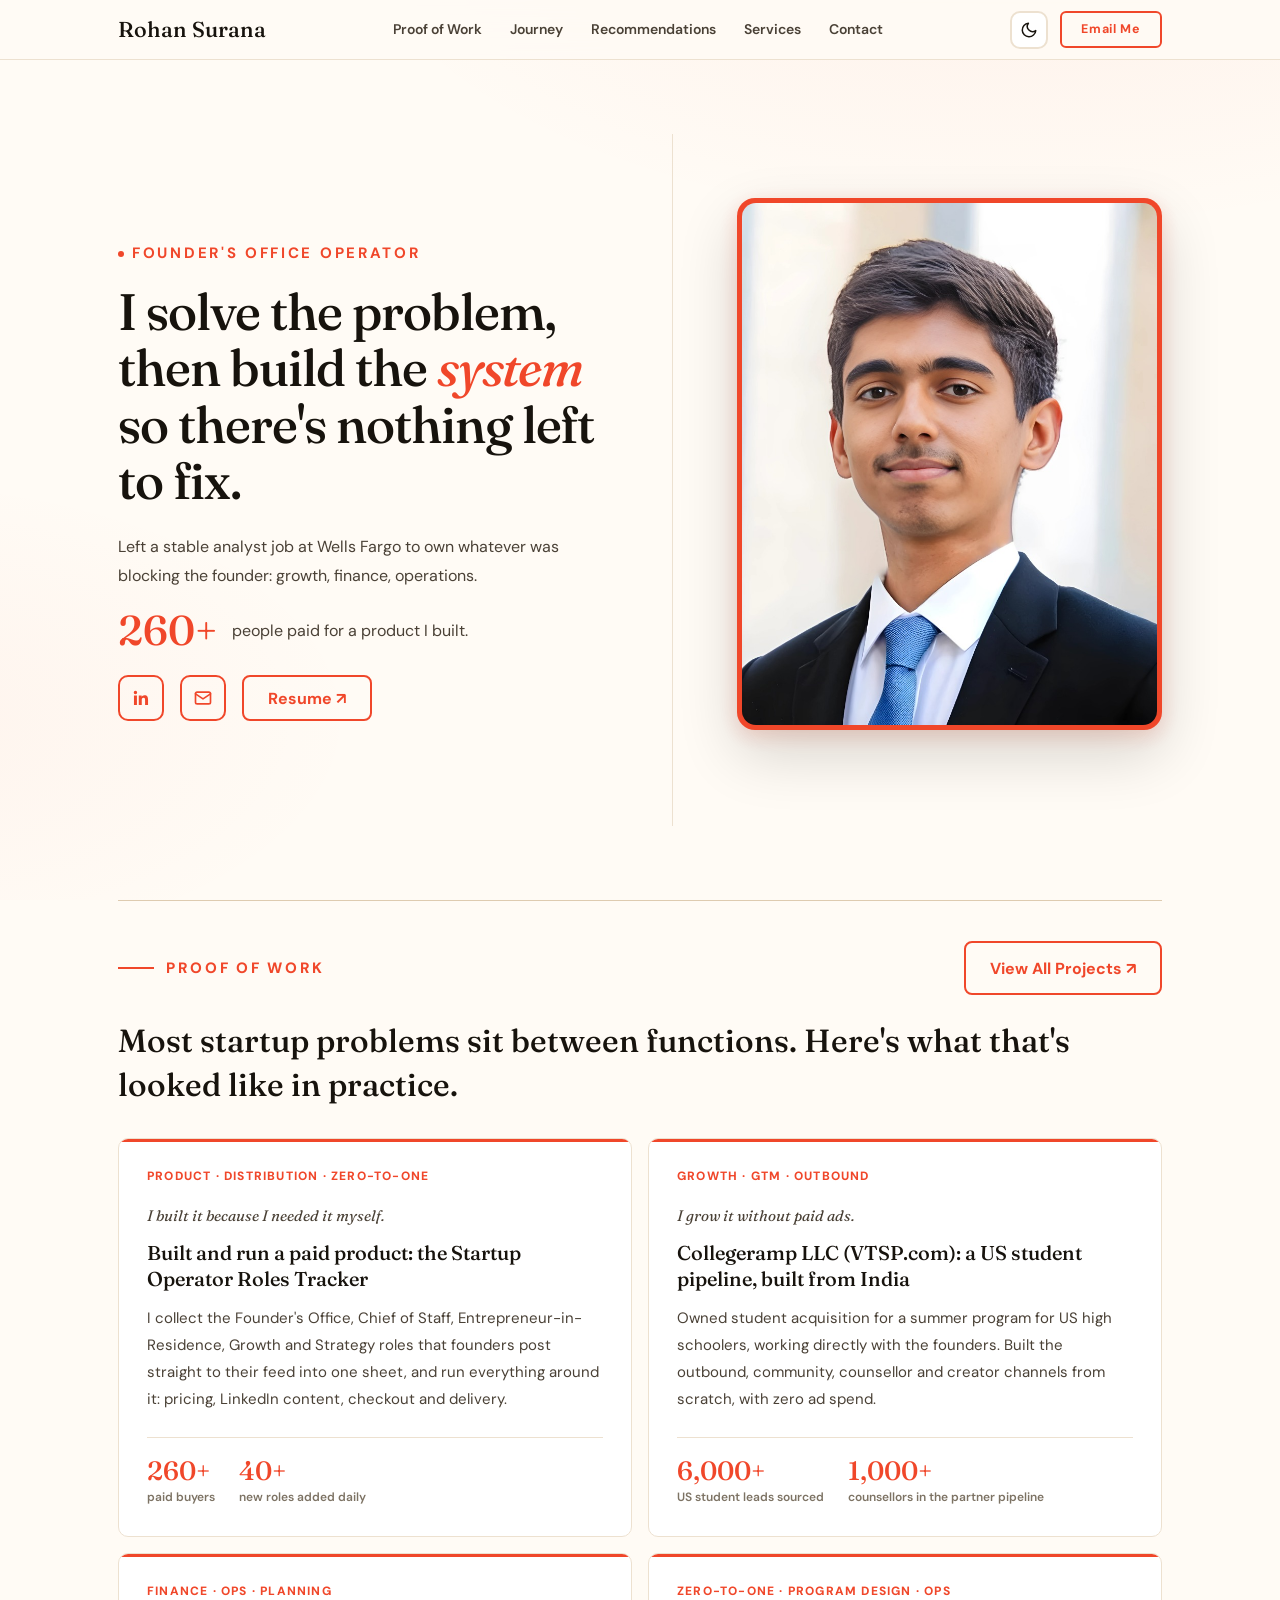
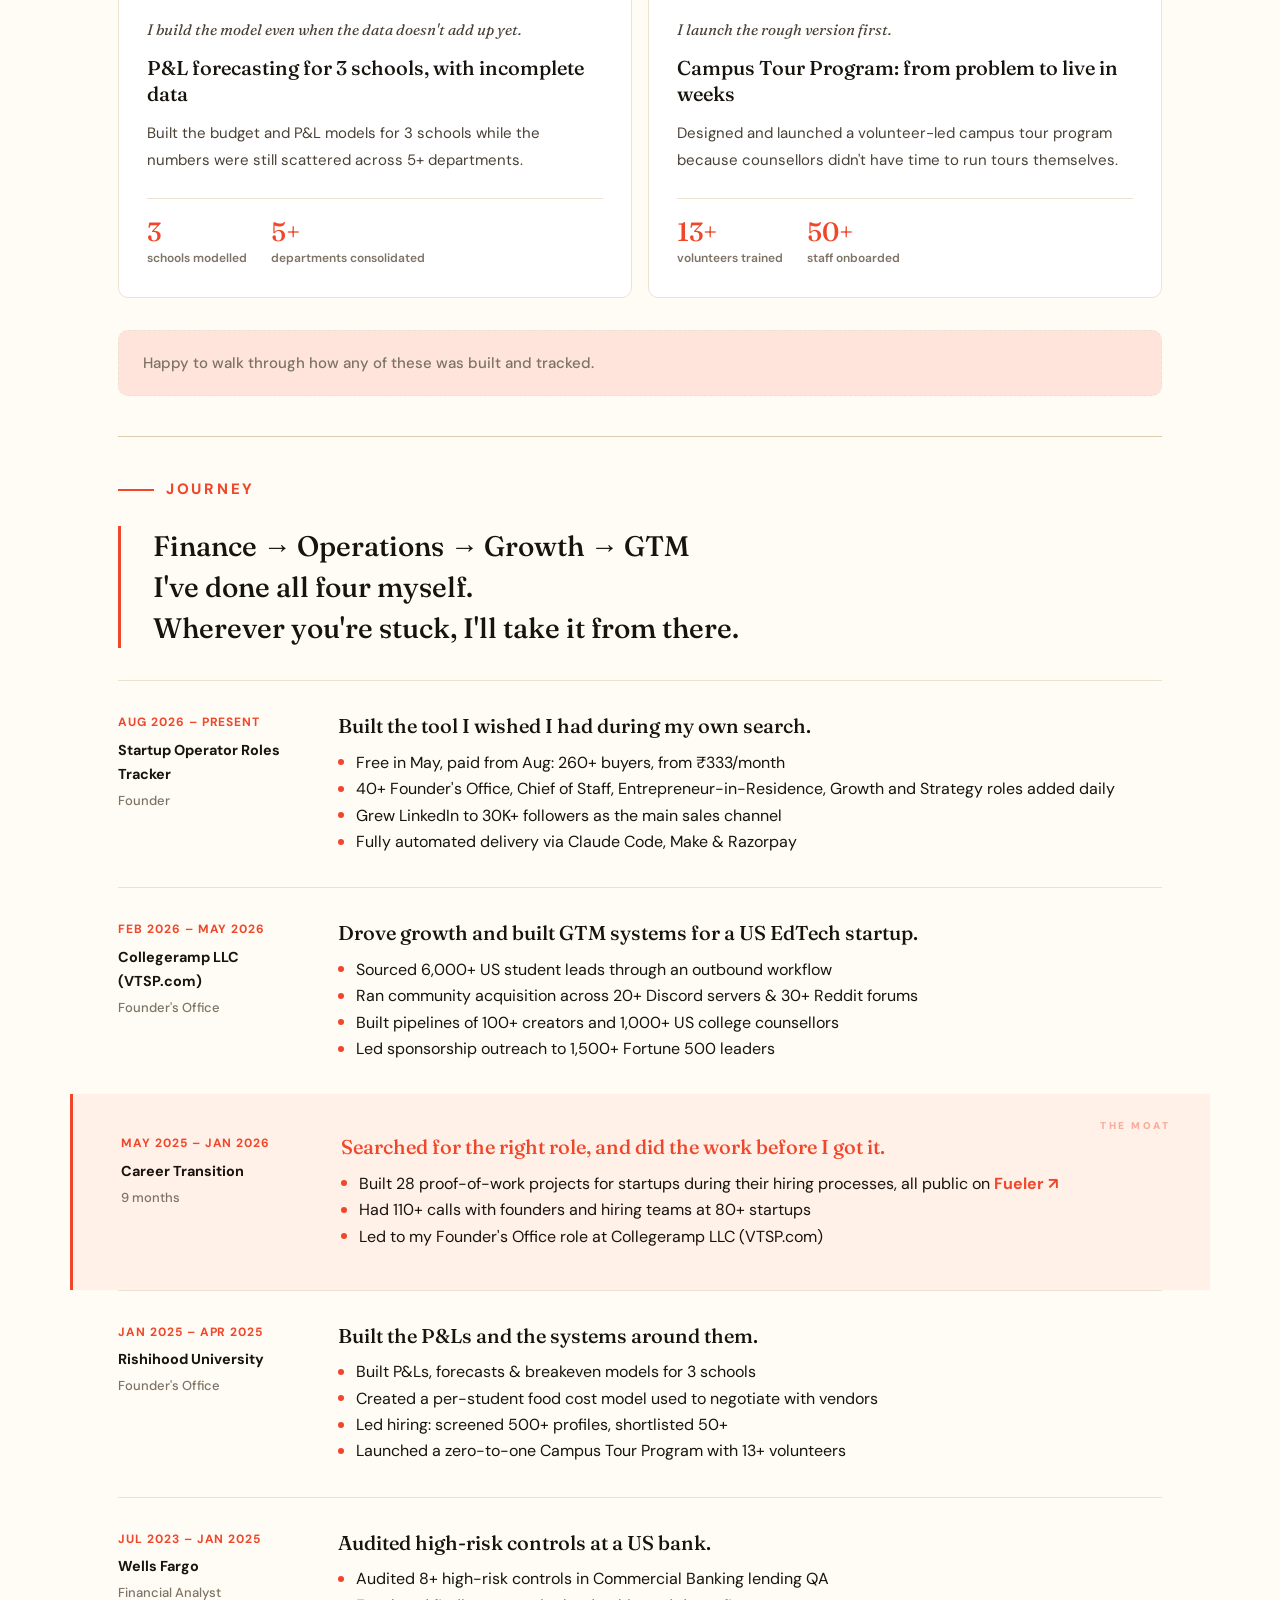
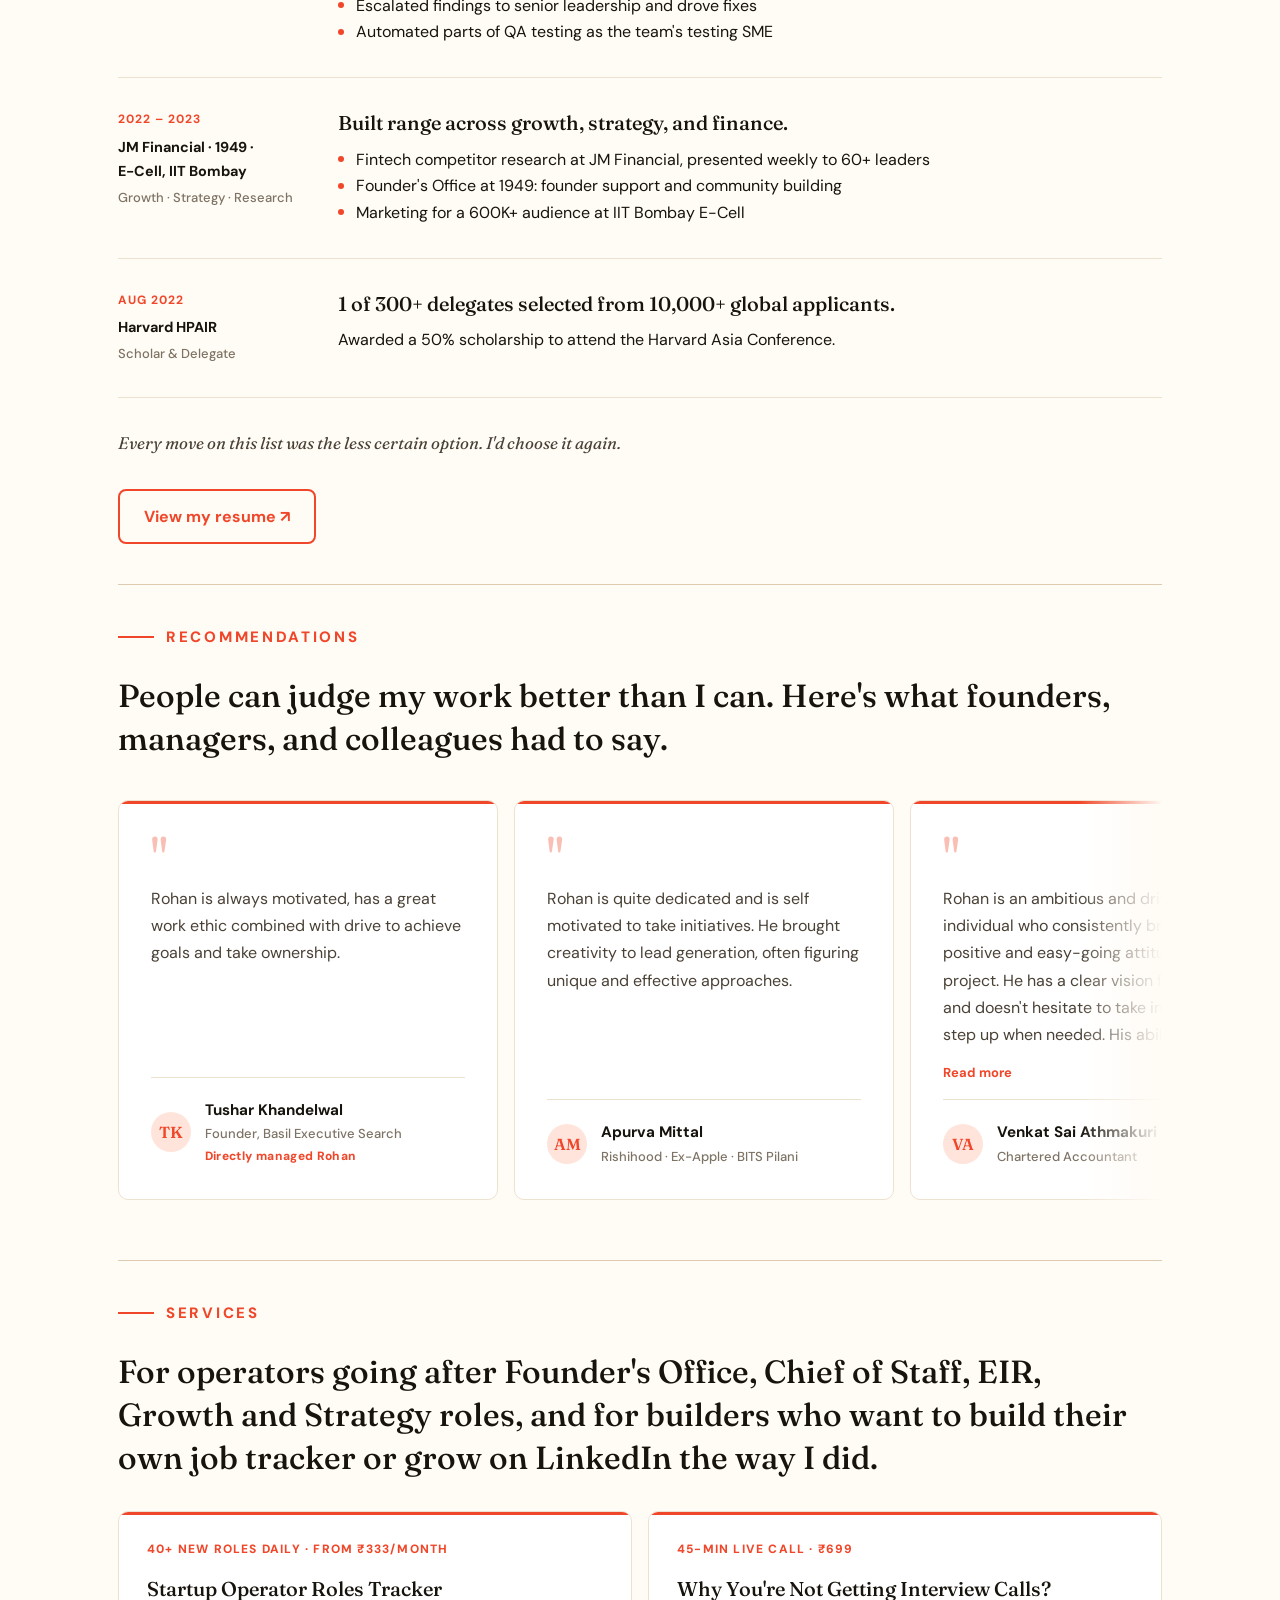
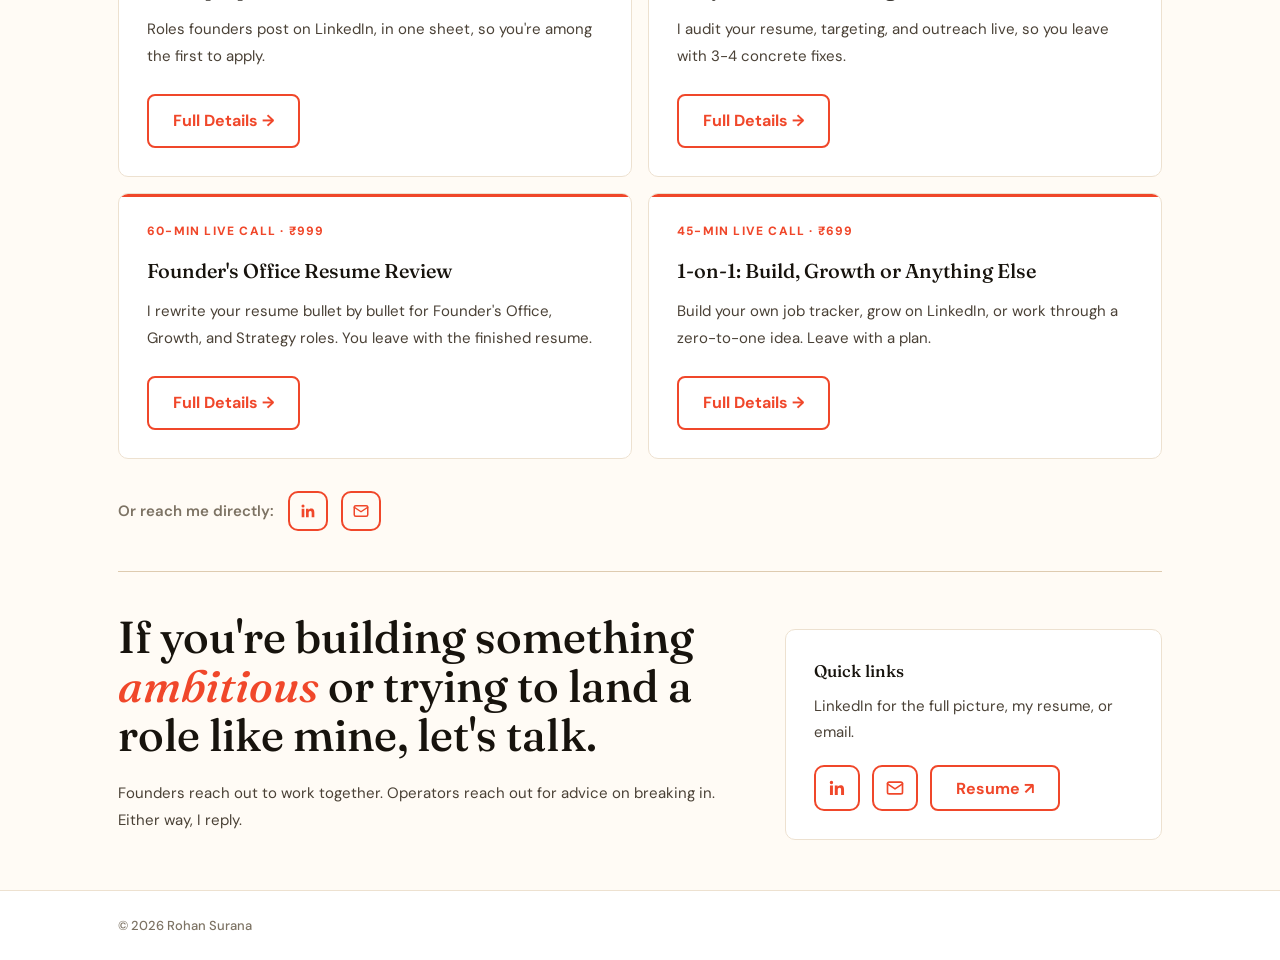
<file: index.html>
<!DOCTYPE html>

<html lang="en">
<head>
<script>(function(){try{var t=localStorage.getItem('theme');if(!t){t=window.matchMedia('(prefers-color-scheme: dark)').matches?'dark':'light';}document.documentElement.setAttribute('data-theme',t);}catch(e){}})();</script>
<meta charset="utf-8"/>
<meta content="width=device-width, initial-scale=1.0" name="viewport"/>
<meta content="Ex-Wells Fargo analyst turned Founder's Office operator. I solve the problem, then build the system so there's nothing left to fix." name="description"/>
<title>Rohan Surana | Founder's Office Operator</title>
<link href="https://rohansurana.com" rel="canonical"/>
<link href="favicon.png" rel="icon" type="image/png"/>
<link href="apple-touch-icon.png" rel="apple-touch-icon"/>
<!-- Open Graph -->
<meta content="Rohan Surana" property="og:title"/>
<meta content="Ex-Wells Fargo analyst turned Founder's Office operator. I solve the problem, then build the system so there's nothing left to fix." property="og:description"/>
<meta content="website" property="og:type"/>
<meta content="https://rohansurana.com" property="og:url"/>
<meta content="https://rohansurana.com/preview.png" property="og:image"/>
<meta content="1200" property="og:image:width"/>
<meta content="630" property="og:image:height"/>
<!-- Twitter -->
<meta content="summary_large_image" name="twitter:card"/>
<meta content="Rohan Surana" name="twitter:title"/>
<meta content="Ex-Wells Fargo analyst turned Founder's Office operator. I solve the problem, then build the system so there's nothing left to fix." name="twitter:description"/>
<meta content="https://rohansurana.com/preview.png" name="twitter:image"/>
<script type="application/ld+json">
{
  "@context": "https://schema.org",
  "@type": "Person",
  "name": "Rohan Surana",
  "url": "https://rohansurana.com",
  "sameAs": [
    "https://www.linkedin.com/in/rohan-surana"
  ],
  "description": "Founder's office, growth and GTM. Startup operator roles tracker.",
  "jobTitle": "Founder's Office Operator",
  "knowsAbout": [
    "Founder's Office",
    "Chief of Staff",
    "Growth",
    "GTM Strategy",
    "Finance",
    "Business Operations",
    "Startup Generalist"
  ]
}
</script>
<link href="https://fonts.googleapis.com" rel="preconnect"/>
<link crossorigin="" href="https://fonts.gstatic.com" rel="preconnect"/>
<link href="https://fonts.googleapis.com/css2?family=DM+Sans:wght@400;500;600;700;800&amp;family=Fraunces:opsz,wght,SOFT@9..144,400..700,35&amp;display=swap" rel="stylesheet"/>
<link href="style.css" rel="stylesheet"/>
<script async src="https://www.googletagmanager.com/gtag/js?id=G-7K3B4VB7D1"></script>
<script>
window.dataLayer = window.dataLayer || [];
function gtag(){dataLayer.push(arguments);}
gtag('js', new Date());
gtag('config', 'G-7K3B4VB7D1');
document.addEventListener('click', function(e){
  if (e.target.closest && e.target.closest('.PaymentButton')) {
    gtag('event', 'begin_checkout', {currency: 'INR', value: 499, items: [{item_name: 'Startup Operator Roles Tracker'}]});
  }
  var book = e.target.closest && e.target.closest('a[href*="neetocal.com"]');
  if (book) {
    gtag('event', 'book_call_click', {call_name: book.href.split('/').pop(), link_position: book.closest('.buy-bar') ? 'sticky_bar' : (book.closest('.detail-foot') ? 'bottom' : 'top'), page_path: location.pathname});
  }
  var svc = e.target.closest && e.target.closest('a[href^="/services/"]');
  if (svc) {
    gtag('event', 'service_click', {service: svc.getAttribute('href').split('/').pop(), page_path: location.pathname});
  }
});
</script>
<meta name="google-site-verification" content="rSZuUws3MXjEv1-rx-bdvgYhT3SgqZwdcEEhuDSw7Ss" />
</head>
<body>
<nav>
<div class="nav-left">
<a class="nav-name" href="#about">Rohan Surana</a>
</div>
<ul class="nav-links"><li><a href="#work">Proof of Work</a></li><li><a href="#journey">Journey</a></li><li><a href="#recommendations">Recommendations</a></li><li><a href="#services">Services</a></li><li><a href="#contact">Contact</a></li></ul>
<div class="nav-right"><button aria-label="Toggle dark mode" class="theme-toggle" id="themeToggle" title="Toggle dark mode"><svg class="icon-sun" fill="none" height="18" stroke="currentColor" stroke-linecap="round" stroke-linejoin="round" stroke-width="2" viewBox="0 0 24 24" width="18"><circle cx="12" cy="12" r="4"></circle><path d="M12 2v2M12 20v2M4.93 4.93l1.41 1.41M17.66 17.66l1.41 1.41M2 12h2M20 12h2M6.34 17.66l-1.41 1.41M19.07 4.93l-1.41 1.41"></path></svg><svg class="icon-moon" fill="none" height="18" stroke="currentColor" stroke-linecap="round" stroke-linejoin="round" stroke-width="2" viewBox="0 0 24 24" width="18"><path d="M21 12.79A9 9 0 1 1 11.21 3 7 7 0 0 0 21 12.79z"></path></svg></button><a class="nav-cta" href="mailto:rohansurana45@gmail.com">Email Me</a><button aria-label="Open menu" class="hamburger" id="hamburger">☰</button></div>
</nav><div class="mobile-menu" id="mobileMenu"><a href="#work">Proof of Work</a><a href="#journey">Journey</a><a href="#recommendations">Recommendations</a><a href="#services">Services</a><a href="#contact">Contact</a></div>
<section class="hero" id="about">
<div class="hero-left-top">
<p class="hero-tag">Founder's Office operator</p>
<h1 class="hero-h1">
      I solve the problem, then build the <em>system</em> so there's nothing left to fix.
    </h1>
</div>
<div class="hero-right">
<div class="hero-photo">
<img alt="Rohan Surana" src="main.jpg" width="905" height="1024"/>
</div>
</div>
<div class="hero-left-bottom">
<p class="hero-sub">Left a stable analyst job at Wells Fargo to own whatever was blocking the founder: growth, finance, operations.</p>
<div class="hero-stat"><span class="hero-stat-num">260+</span><span class="hero-stat-label">people paid for a product <span style="white-space:nowrap">I built.</span></span></div>
<div class="hero-actions">
<a class="btn-icon" href="https://www.linkedin.com/in/rohan-surana" target="_blank" aria-label="LinkedIn" title="LinkedIn"><svg viewBox="0 0 24 24" width="20" height="20" fill="currentColor"><path d="M20.45 20.45h-3.55v-5.57c0-1.33-.03-3.04-1.85-3.04-1.86 0-2.14 1.45-2.14 2.94v5.67H9.35V9h3.41v1.56h.05c.48-.9 1.64-1.85 3.37-1.85 3.6 0 4.27 2.37 4.27 5.46v6.28zM5.34 7.43a2.06 2.06 0 1 1 0-4.12 2.06 2.06 0 0 1 0 4.12zM7.11 20.45H3.56V9h3.55v11.45z"/></svg></a>
<a class="btn-icon" href="mailto:rohansurana45@gmail.com" aria-label="Email Me Directly" title="Email Me Directly"><svg viewBox="0 0 24 24" width="20" height="20" fill="none" stroke="currentColor" stroke-width="2" stroke-linecap="round" stroke-linejoin="round"><rect height="14" rx="2" width="18" x="3" y="5"></rect><path d="M3 7l9 6 9-6"></path></svg></a>
<a class="btn-line" href="https://drive.google.com/file/d/1EE-gtExW7RpTVSKmek7lSYdTs-5mYS9D/view" target="_blank" rel="noopener">Resume ↗</a>
</div>
</div>
</section><div class="section-divider"></div><div class="section" id="work">
<div class="proof-header reveal">
<h2 class="s-label" style="margin-bottom:0;">Proof of Work</h2>
<a class="btn-line" href="https://fueler.io/rohansurana" rel="noopener noreferrer" target="_blank">View All Projects ↗</a>
</div>
<p class="solve-intro reveal">Most startup problems sit between functions. Here's what that's looked like in practice.</p>
<div class="pow-grid">
<div class="pow-card reveal">
<p class="pow-tag">Product · Distribution · <span style="white-space:nowrap">Zero-to-One</span></p>
<p class="pow-maxim">I built it because I needed it myself.</p>
<h3 class="pow-title"><a href="/services/startup-operator-roles-tracker">Built and run a paid product: the Startup Operator Roles Tracker</a></h3>
<p class="pow-body">I collect the Founder's Office, Chief of Staff, Entrepreneur-in-Residence, Growth and Strategy roles that founders post straight to their feed into one sheet, and run everything around it: pricing, LinkedIn content, checkout and delivery.</p>
<div class="pow-metrics">
<div class="pm"><span class="pm-val">260+</span><span class="pm-label">paid buyers</span></div>
<div class="pm"><span class="pm-val">40+</span><span class="pm-label">new roles added daily</span></div>
</div>
</div>
<div class="pow-card reveal">
<p class="pow-tag">Growth · GTM · Outbound</p>
<p class="pow-maxim">I grow it without paid ads.</p>
<h3 class="pow-title">Collegeramp LLC (<a href="https://www.vtsp.com" target="_blank" rel="noopener">VTSP.com</a>): a US student pipeline, built from India</h3>
<p class="pow-body">Owned student acquisition for a summer program for US high schoolers, working directly with the founders. Built the outbound, community, counsellor and creator channels from scratch, with zero ad spend.</p>
<div class="pow-metrics">
<div class="pm"><span class="pm-val">6,000+</span><span class="pm-label">US student leads sourced</span></div>
<div class="pm"><span class="pm-val">1,000+</span><span class="pm-label">counsellors in the partner pipeline</span></div>
</div>
</div>
<div class="pow-card reveal">
<p class="pow-tag">Finance · Ops · Planning</p>
<p class="pow-maxim">I build the model even when the data doesn't add up yet.</p>
<h3 class="pow-title">P&amp;L forecasting for 3 schools, with incomplete data</h3>
<p class="pow-body">Built the budget and P&amp;L models for 3 schools while the numbers were still scattered across 5+ departments.</p>
<div class="pow-metrics">
<div class="pm"><span class="pm-val">3</span><span class="pm-label">schools modelled</span></div>
<div class="pm"><span class="pm-val">5+</span><span class="pm-label">departments consolidated</span></div>
</div>
</div>
<div class="pow-card reveal">
<p class="pow-tag"><span style="white-space:nowrap">Zero-to-One</span> · Program Design · Ops</p>
<p class="pow-maxim">I launch the rough version first.</p>
<h3 class="pow-title">Campus Tour Program: from problem to live in weeks</h3>
<p class="pow-body">Designed and launched a volunteer-led campus tour program because counsellors didn't have time to run tours themselves.</p>
<div class="pow-metrics">
<div class="pm"><span class="pm-val">13+</span><span class="pm-label">volunteers trained</span></div>
<div class="pm"><span class="pm-val">50+</span><span class="pm-label">staff onboarded</span></div>
</div>
</div>
</div>
<p class="pow-note reveal">Happy to walk through how any of these was built and tracked.</p>
</div><div class="section-divider"></div><div class="section" id="journey">
<h2 class="s-label reveal">Journey</h2>
<blockquote class="journey-pull reveal">
<p>
Finance <span style="white-space:nowrap">→ Operations</span> <span style="white-space:nowrap">→ Growth</span> <span style="white-space:nowrap">→ GTM</span>
</p>
<p>
I've done all four myself.
</p>
<p>
Wherever you're stuck, I'll take it from there.
</p>
</blockquote>
<div class="tl">
<!-- 1. Startup Operator Roles Tracker -->
<div class="tl-item reveal">
<div>
<p class="tl-date">Aug 2026 – Present</p>
<p class="tl-org">Startup Operator Roles Tracker</p>
<p class="tl-role">Founder</p>
</div>
<div>
<p class="tl-heading">Built the tool I wished I had during my own search.</p>
<div class="tl-desc"><ul>
<li>Free in May, paid from Aug: 260+ buyers, from ₹333/month</li>
<li>40+ Founder's Office, Chief of Staff, Entrepreneur-in-Residence, Growth and Strategy roles added daily</li>
<li>Grew LinkedIn to 30K+ followers as the main sales channel</li>
<li>Fully automated delivery via Claude Code, Make &amp; Razorpay</li>
</ul>
</div></div>
</div>
<!-- 2. Collegeramp LLC (VTSP.com) -->
<div class="tl-item reveal">
<div>
<p class="tl-date">Feb 2026 – May 2026</p>
<p class="tl-org">Collegeramp LLC (VTSP.com)</p>
<p class="tl-role">Founder's Office</p>
</div>
<div>
<p class="tl-heading">Drove growth and built GTM systems for a US EdTech startup.</p>
<div class="tl-desc"><ul>
<li>Sourced 6,000+ US student leads through an outbound workflow</li>
<li>Ran community acquisition across 20+ Discord servers &amp; 30+ Reddit forums</li>
<li>Built pipelines of 100+ creators and 1,000+ US college counsellors</li>
<li>Led sponsorship outreach to 1,500+ Fortune 500 leaders</li>
</ul>
</div></div>
</div>
<!-- 3. Career Transition -->
<div class="tl-item moat reveal">
<div>
<p class="tl-date">May 2025 – Jan 2026</p>
<p class="tl-org">Career Transition</p>
<p class="tl-role">9 months</p>
</div>
<div>
<p class="tl-heading">Searched for the right role, and did the work before I got it.</p>
<div class="tl-desc"><ul>
<li>Built 28 proof-of-work projects for startups during their hiring processes, all public on <a href="https://fueler.io/rohansurana" target="_blank" rel="noopener" style="color:var(--accent);font-weight:700;text-decoration:none">Fueler ↗</a></li>
<li>Had 110+ calls with founders and hiring teams at 80+ startups</li>
<li>Led to my Founder's Office role at Collegeramp LLC (VTSP.com)</li>
</ul>
</div></div>
</div>
<!-- 4. Rishihood -->
<div class="tl-item reveal">
<div>
<p class="tl-date">Jan 2025 – Apr 2025</p>
<p class="tl-org">Rishihood University</p>
<p class="tl-role">Founder's Office</p>
</div>
<div>
<p class="tl-heading">Built the P&amp;Ls and the systems around them.</p>
<div class="tl-desc"><ul>
<li>Built P&amp;Ls, forecasts &amp; breakeven models for 3 schools</li>
<li>Created a per-student food cost model used to negotiate with vendors</li>
<li>Led hiring: screened 500+ profiles, shortlisted 50+</li>
<li>Launched a zero-to-one Campus Tour Program with 13+ volunteers</li>
</ul>
</div></div>
</div>
<!-- 5. Wells Fargo -->
<div class="tl-item reveal">
<div>
<p class="tl-date">Jul 2023 – Jan 2025</p>
<p class="tl-org">Wells Fargo</p>
<p class="tl-role">Financial Analyst</p>
</div>
<div>
<p class="tl-heading">Audited high-risk controls at a US bank.</p>
<div class="tl-desc"><ul>
<li>Audited 8+ high-risk controls in Commercial Banking lending QA</li>
<li>Escalated findings to senior leadership and drove fixes</li>
<li>Automated parts of QA testing as the team's testing SME</li>
</ul>
</div></div>
</div>
<!-- 6. JM Financial / 1949 / E-Cell, IIT Bombay -->
<div class="tl-item reveal">
<div>
<p class="tl-date">2022 – 2023</p>
<p class="tl-org">JM Financial · 1949 · <span style="white-space:nowrap">E-Cell</span>, IIT Bombay</p>
<p class="tl-role">Growth · Strategy · Research</p>
</div>
<div>
<p class="tl-heading">Built range across growth, strategy, and finance.</p>
<div class="tl-desc"><ul>
<li>Fintech competitor research at JM Financial, presented weekly to 60+ leaders</li>
<li>Founder's Office at 1949: founder support and community building</li>
<li>Marketing for a 600K+ audience at IIT Bombay E-Cell</li>
</ul>
</div></div>
</div>
<!-- 7. Harvard HPAIR -->
<div class="tl-item reveal">
<div>
<p class="tl-date">Aug 2022</p>
<p class="tl-org">Harvard HPAIR</p>
<p class="tl-role">Scholar &amp; Delegate</p>
</div>
<div>
<p class="tl-heading">1 of 300+ delegates selected from 10,000+ global applicants.</p>
<div class="tl-desc"><p>
Awarded a 50% scholarship to attend the Harvard Asia Conference.
</p>
</div></div>
</div>
</div>
<p class="journey-close reveal">Every move on this list was the less certain option. I'd choose it again.</p>
<div class="reveal" style="margin-top:var(--space-block);"><a class="btn-line" href="https://drive.google.com/file/d/1EE-gtExW7RpTVSKmek7lSYdTs-5mYS9D/view" target="_blank" rel="noopener">View my resume ↗</a></div>
</div><div class="section-divider"></div><section class="section" id="recommendations">
<h2 class="s-label reveal">Recommendations</h2>
<p class="solve-intro reveal">People can judge my work better than I can. Here's what founders, managers, and colleagues had to say.</p>
<div class="testi-panel reveal">
<div class="testi-marquee">
<div class="testi-track">
<div class="testi-card"><p class="testi-quote-mark">"</p><p class="testi-text">Rohan is always motivated, has a great work ethic combined with drive to achieve goals and take ownership.</p><button class="testi-more" type="button" hidden aria-expanded="false">Read more</button><div class="testi-foot"><div class="testi-avatar">TK</div><div><p class="testi-name">Tushar Khandelwal</p><p class="testi-role">Founder, Basil Executive Search</p><p class="testi-managed">Directly managed Rohan</p></div></div></div>
<div class="testi-card"><p class="testi-quote-mark">"</p><p class="testi-text">Rohan is quite dedicated and is self motivated to take initiatives. He brought creativity to lead generation, often figuring unique and effective approaches.</p><button class="testi-more" type="button" hidden aria-expanded="false">Read more</button><div class="testi-foot"><div class="testi-avatar">AM</div><div><p class="testi-name">Apurva Mittal</p><p class="testi-role">Rishihood · Ex-Apple · BITS Pilani</p></div></div></div>
<div class="testi-card"><p class="testi-quote-mark">"</p><p class="testi-text">Rohan is an ambitious and driven individual who consistently brings a positive and easy-going attitude to every project. He has a clear vision for growth and doesn't hesitate to take initiative or step up when needed. His ability to stay calm under pressure and collaborate effectively makes him a valuable team player. I'm confident he'll continue to achieve great things in his career.</p><button class="testi-more" type="button" hidden aria-expanded="false">Read more</button><div class="testi-foot"><div class="testi-avatar">VA</div><div><p class="testi-name">Venkat Sai Athmakuri</p><p class="testi-role">Chartered Accountant</p></div></div></div>
<div class="testi-card"><p class="testi-quote-mark">"</p><p class="testi-text">Worked with Rohan on multiple student experience initiatives, and he was always proactive, reliable, and full of energy. He made sure everything ran smoothly and students felt truly welcomed. A dependable teammate who gets things done!</p><button class="testi-more" type="button" hidden aria-expanded="false">Read more</button><div class="testi-foot"><div class="testi-avatar">NS</div><div><p class="testi-name">Nishi Sharma</p><p class="testi-role">Deputy Manager, Rishihood</p></div></div></div>
<div class="testi-card"><p class="testi-quote-mark">"</p><p class="testi-text">Rohan Surana is a proactive problem-solver, his conviction is extraordinary towards his career and due to which he delivers with confidence and efficiency.</p><button class="testi-more" type="button" hidden aria-expanded="false">Read more</button><div class="testi-foot"><div class="testi-avatar">NA</div><div><p class="testi-name">Nikhil Arya</p><p class="testi-role">Faculty, Rishihood University</p></div></div></div>
<div class="testi-card"><p class="testi-quote-mark">"</p><p class="testi-text">Rohan is a young &amp; motivated boy, with good work-ethic who always wants to do more.</p><button class="testi-more" type="button" hidden aria-expanded="false">Read more</button><div class="testi-foot"><div class="testi-avatar">SA</div><div><p class="testi-name">Sonakshi Agarwal</p><p class="testi-role">Chartered Accountant, Private Equity</p><p class="testi-managed">Directly managed Rohan</p></div></div></div>
<div class="testi-card"><p class="testi-quote-mark">"</p><p class="testi-text">I had the pleasure of working with Rohan at Wells Fargo. He brings progressive ideas and a strategic mindset to every project, consistently driving results. His dedication, problem-solving skills, and collaborative approach make him a valuable asset to any team. I'm confident and I do believe that he will excel in any role he takes on next.</p><button class="testi-more" type="button" hidden aria-expanded="false">Read more</button><div class="testi-foot"><div class="testi-avatar">SG</div><div><p class="testi-name">Sai Vardhan Gajula</p><p class="testi-role">Quality Assurance, Wells Fargo</p></div></div></div>
<div class="testi-card"><p class="testi-quote-mark">"</p><p class="testi-text">I had the pleasure of working with Rohan at Wells Fargo, and I can confidently say he is a dedicated and skilled professional. He was always patient, knowledgeable, and willing to assist his team members through every step. His attention to detail, problem-solving ability, and teamwork have been invaluable in our projects. Rohan consistently delivers high-quality work and is always ready to go the extra mile to ensure success. His mentorship, professionalism, positive attitude, and collaborative spirit make him a great asset to any team. I highly recommend Rohan for any future endeavors!</p><button class="testi-more" type="button" hidden aria-expanded="false">Read more</button><div class="testi-foot"><div class="testi-avatar">NH</div><div><p class="testi-name">Naser Hussain M.</p><p class="testi-role">Audit &amp; Advisory, Wells Fargo</p></div></div></div>
<div class="testi-card"><p class="testi-quote-mark">"</p><p class="testi-text">Rohan is a diligent and curious young individual. I had the opportunity to work with him briefly and commend his dedication and initiative in completing assigned tasks.</p><button class="testi-more" type="button" hidden aria-expanded="false">Read more</button><div class="testi-foot"><div class="testi-avatar">KM</div><div><p class="testi-name">Kshitij Maheshwari</p><p class="testi-role">CA, Partner at MS&amp;Co · Ex-KPMG</p></div></div></div>
<div class="testi-card"><p class="testi-quote-mark">"</p><p class="testi-text">Hey Rohan, It was great working with you at Wells Fargo, our journey had learnings together, ideas shared and plans executed on the way. Although it was not for very long. But, ample amount of time to know that you are one of the kind to make a name for yourself in life. Professionally, you are dedicated, ambitious &amp; visionary. All the best, hoping to work with you again in the future.</p><button class="testi-more" type="button" hidden aria-expanded="false">Read more</button><div class="testi-foot"><div class="testi-avatar">SA</div><div><p class="testi-name">Syed Awais Ahmed</p><p class="testi-role">Business Execution, Wells Fargo</p></div></div></div>
<div class="testi-card"><p class="testi-quote-mark">"</p><p class="testi-text">I really enjoyed working with you. You demonstrated exceptional kindness and empathy towards others. You were super reliable and respectful of others and their time, always showed up on time and ready to go! You made every interaction a joy and you were a total curiosity-seeker kinda person. Possessed extensive knowledge on various subjects, I've gained so much valuable knowledge from you. I have so much admiration and respect for you. Thanks man. Let's stay in touch and explore future opportunities!</p><button class="testi-more" type="button" hidden aria-expanded="false">Read more</button><div class="testi-foot"><div class="testi-avatar">AC</div><div><p class="testi-name">Anusha Chavan</p><p class="testi-role">Internal Audit, Ex-Wells Fargo</p></div></div></div>
<div class="testi-card"><p class="testi-quote-mark">"</p><p class="testi-text">I am pleased to recommend my colleague and good friend, Rohan Surana. Having worked closely with him, I have seen firsthand his dedication, professionalism, and strong work ethic. Rohan is highly skilled in his field, always delivering high-quality work with efficiency and attention to detail. Beyond his professional abilities, Rohan is also a great team player, always willing to help and support his colleagues. His positive attitude and problem-solving mindset make him a valuable asset to any team. I strongly recommend Rohan for any opportunity that comes his way. I am confident that he will continue to excel and contribute significantly wherever he goes.</p><button class="testi-more" type="button" hidden aria-expanded="false">Read more</button><div class="testi-foot"><div class="testi-avatar">GG</div><div><p class="testi-name">Gautam Gouda</p><p class="testi-role">FinCrime, KPMG</p></div></div></div>
<div class="testi-card"><p class="testi-quote-mark">"</p><p class="testi-text">Throughout our time together, Rohan demonstrated exceptional attention to detail, strong analytical skills, and a deep commitment to maintaining the highest quality standards. His proactive approach and positive attitude made him a valuable asset to our team. I highly recommend Rohan for any role requiring a dedicated, detail-oriented, and dependable professional.</p><button class="testi-more" type="button" hidden aria-expanded="false">Read more</button><div class="testi-foot"><div class="testi-avatar">MD</div><div><p class="testi-name">Monika Dadhich</p><p class="testi-role">Banking Analyst</p></div></div></div>
<div class="testi-card"><p class="testi-quote-mark">"</p><p class="testi-text">I worked with Rohan as a financial analyst in Wells Fargo, for 3-5 months and even though it was a short time, I found him to be a very reliable person, he made it very comfortable for me to approach him when it came to clarifying doubts regarding work. We also used to discuss topics of common interests, like investments, stocks, books and movies. He is a composed guy and knows what he wants and what has to be done with zero complaints towards anyone or anything. He is a kind, reliable and sorted guy. It was a pleasure working with him and learning quite a few things from him in that short period. Looking forward to cross paths in the future again!!</p><button class="testi-more" type="button" hidden aria-expanded="false">Read more</button><div class="testi-foot"><div class="testi-avatar">MG</div><div><p class="testi-name">Madhusmitha Gudimetla</p><p class="testi-role">Financial Analyst, Wells Fargo</p></div></div></div>
<div class="testi-card"><p class="testi-quote-mark">"</p><p class="testi-text">I have worked with Rohan as a part of the same team at Wells Fargo and working with him has been a great experience. He consistently demonstrated a strong work ethic and professionalism. What stands out the most is his humble nature and support for the team. Rohan always encouraged others and contributed to a positive work environment. He has been really helpful and it was a great learning experience working alongside him.</p><button class="testi-more" type="button" hidden aria-expanded="false">Read more</button><div class="testi-foot"><div class="testi-avatar">TP</div><div><p class="testi-name">Tejaswini P</p><p class="testi-role">Quality Assurance, Wells Fargo</p></div></div></div>
</div>
</div>
</div>
</section><div class="section-divider"></div><div class="section" id="services">
<h2 class="s-label reveal">Services</h2>
<p class="solve-intro reveal">For operators going after Founder's Office, Chief of Staff, EIR, Growth and Strategy roles, and for builders who want to build their own job tracker or grow on LinkedIn the way I did.</p>
<div class="pow-grid">
<div class="pow-card reveal svc-primary">
<p class="pow-tag">40+ new roles daily &middot; from ₹333/month</p>
<h3 class="pow-title"><a href="/services/startup-operator-roles-tracker">Startup Operator Roles Tracker</a></h3>
<p class="pow-body">Roles founders post on LinkedIn, in one sheet, so you're among the first to apply.</p>
<div class="svc-actions">
<a class="btn-line" href="/services/startup-operator-roles-tracker">Full Details →</a>
</div>
</div>
<div class="pow-card reveal">
<p class="pow-tag">45-min live call &middot; ₹699</p>
<h3 class="pow-title"><a href="/services/why-you-are-not-getting-interview-calls">Why You're Not Getting Interview Calls?</a></h3>
<p class="pow-body">I audit your resume, targeting, and outreach live, so you leave with 3-4 concrete fixes.</p>
<div class="svc-actions">
<a class="btn-line" href="/services/why-you-are-not-getting-interview-calls">Full Details →</a>
</div>
</div>
<div class="pow-card reveal">
<p class="pow-tag">60-min live call &middot; ₹999</p>
<h3 class="pow-title"><a href="/services/founders-office-resume-review">Founder's Office Resume Review</a></h3>
<p class="pow-body">I rewrite your resume bullet by bullet for Founder's Office, Growth, and Strategy roles. You leave with the finished resume.</p>
<div class="svc-actions">
<a class="btn-line" href="/services/founders-office-resume-review">Full Details →</a>
</div>
</div>
<div class="pow-card reveal">
<p class="pow-tag">45-min live call &middot; ₹699</p>
<h3 class="pow-title"><a href="/services/build-growth-anything-else">1-on-1: Build, Growth or Anything Else</a></h3>
<p class="pow-body">Build your own job tracker, grow on LinkedIn, or work through a zero-to-one idea. Leave with a plan.</p>
<div class="svc-actions">
<a class="btn-line" href="/services/build-growth-anything-else">Full Details →</a>
</div>
</div>
</div>
<div class="svc-direct reveal">
<span class="svc-direct-label">Or reach me directly:</span>
<a class="btn-icon" href="https://www.linkedin.com/in/rohan-surana" target="_blank" aria-label="LinkedIn" title="LinkedIn"><svg viewBox="0 0 24 24" width="18" height="18" fill="currentColor"><path d="M20.45 20.45h-3.55v-5.57c0-1.33-.03-3.04-1.85-3.04-1.86 0-2.14 1.45-2.14 2.94v5.67H9.35V9h3.41v1.56h.05c.48-.9 1.64-1.85 3.37-1.85 3.6 0 4.27 2.37 4.27 5.46v6.28zM5.34 7.43a2.06 2.06 0 1 1 0-4.12 2.06 2.06 0 0 1 0 4.12zM7.11 20.45H3.56V9h3.55v11.45z"/></svg></a>
<a class="btn-icon" href="mailto:rohansurana45@gmail.com" aria-label="Email" title="Email"><svg viewBox="0 0 24 24" width="18" height="18" fill="none" stroke="currentColor" stroke-width="2" stroke-linecap="round" stroke-linejoin="round"><rect height="14" rx="2" width="18" x="3" y="5"></rect><path d="M3 7l9 6 9-6"></path></svg></a>
</div>
</div><div class="section-divider"></div><div class="contact-wrap" id="contact">
<div>
<h2 class="contact-h reveal">If you're building something <em>ambitious</em> or trying to land a role like mine, let's talk.</h2>
<p class="contact-sub reveal">Founders reach out to work together. Operators reach out for advice on breaking in. Either way, I reply.</p>
</div>
<div class="contact-right reveal">
<div class="contact-card">
<p class="contact-card-label">Quick links</p>
<p class="contact-card-sub">LinkedIn for the full picture, my resume, or email.</p>
<div class="contact-card-links">
<a class="btn-icon" href="https://www.linkedin.com/in/rohan-surana" target="_blank" aria-label="LinkedIn" title="LinkedIn"><svg viewBox="0 0 24 24" width="20" height="20" fill="currentColor"><path d="M20.45 20.45h-3.55v-5.57c0-1.33-.03-3.04-1.85-3.04-1.86 0-2.14 1.45-2.14 2.94v5.67H9.35V9h3.41v1.56h.05c.48-.9 1.64-1.85 3.37-1.85 3.6 0 4.27 2.37 4.27 5.46v6.28zM5.34 7.43a2.06 2.06 0 1 1 0-4.12 2.06 2.06 0 0 1 0 4.12zM7.11 20.45H3.56V9h3.55v11.45z"/></svg></a>
<a class="btn-icon" href="mailto:rohansurana45@gmail.com" aria-label="Email Me Directly" title="Email Me Directly"><svg viewBox="0 0 24 24" width="20" height="20" fill="none" stroke="currentColor" stroke-width="2" stroke-linecap="round" stroke-linejoin="round"><rect height="14" rx="2" width="18" x="3" y="5"></rect><path d="M3 7l9 6 9-6"></path></svg></a>
<a class="btn-line" href="https://drive.google.com/file/d/1EE-gtExW7RpTVSKmek7lSYdTs-5mYS9D/view" target="_blank" rel="noopener">Resume ↗</a>
</div>
</div>
</div>
</div>
<footer><p>© 2026 Rohan Surana</p></footer>
<script>
const io = new IntersectionObserver(entries => {
  entries.forEach(e => { if (e.isIntersecting) e.target.classList.add('visible'); });
}, { threshold: 0.1, rootMargin: '0px 0px -30px 0px' });
document.querySelectorAll('.reveal').forEach(el => io.observe(el));
</script>
<script>
const hamburger=document.getElementById('hamburger');
const mobileMenu=document.getElementById('mobileMenu');
if(hamburger&&mobileMenu){
hamburger.onclick=()=>{mobileMenu.classList.toggle('active');hamburger.textContent=mobileMenu.classList.contains('active')?'✕':'☰';hamburger.setAttribute('aria-label',mobileMenu.classList.contains('active')?'Close menu':'Open menu');};
document.querySelectorAll('.mobile-menu a').forEach(a=>a.onclick=()=>{mobileMenu.classList.remove('active');hamburger.textContent='☰';hamburger.setAttribute('aria-label','Open menu');});
}
const themeToggle=document.getElementById('themeToggle');
if(themeToggle){
themeToggle.onclick=()=>{
  const cur=document.documentElement.getAttribute('data-theme')||'light';
  const next=cur==='dark'?'light':'dark';
  document.documentElement.setAttribute('data-theme',next);
  try{localStorage.setItem('theme',next);}catch(e){}
};
}
document.querySelectorAll('.testi-card').forEach(card => {
  const text = card.querySelector('.testi-text');
  const btn = card.querySelector('.testi-more');
  if (!text || !btn) return;
  if (text.scrollHeight > text.clientHeight + 1) {
    btn.hidden = false;
    btn.onclick = () => {
      const expanded = card.classList.toggle('expanded');
      text.classList.toggle('expanded', expanded);
      btn.textContent = expanded ? 'Show less' : 'Read more';
      btn.setAttribute('aria-expanded', expanded);
    };
  }
});
</script>
</body></html>
</file>
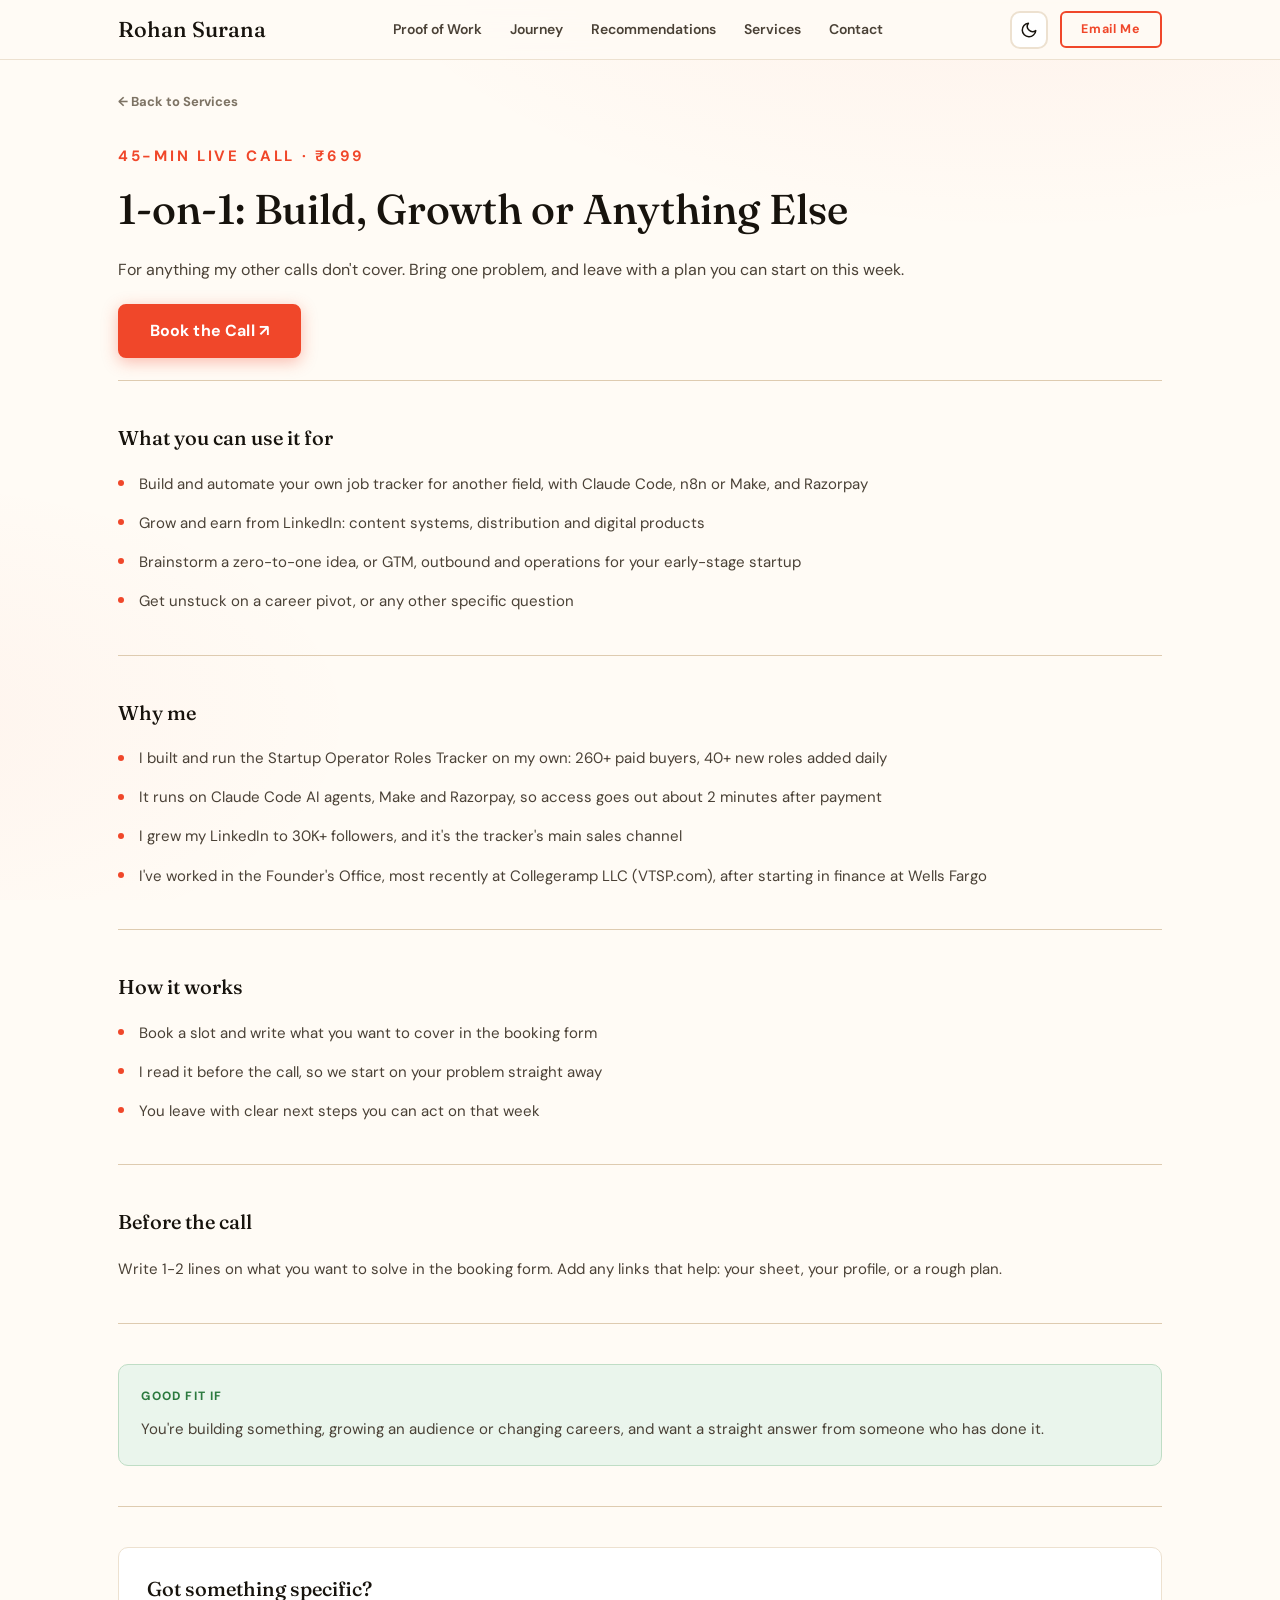
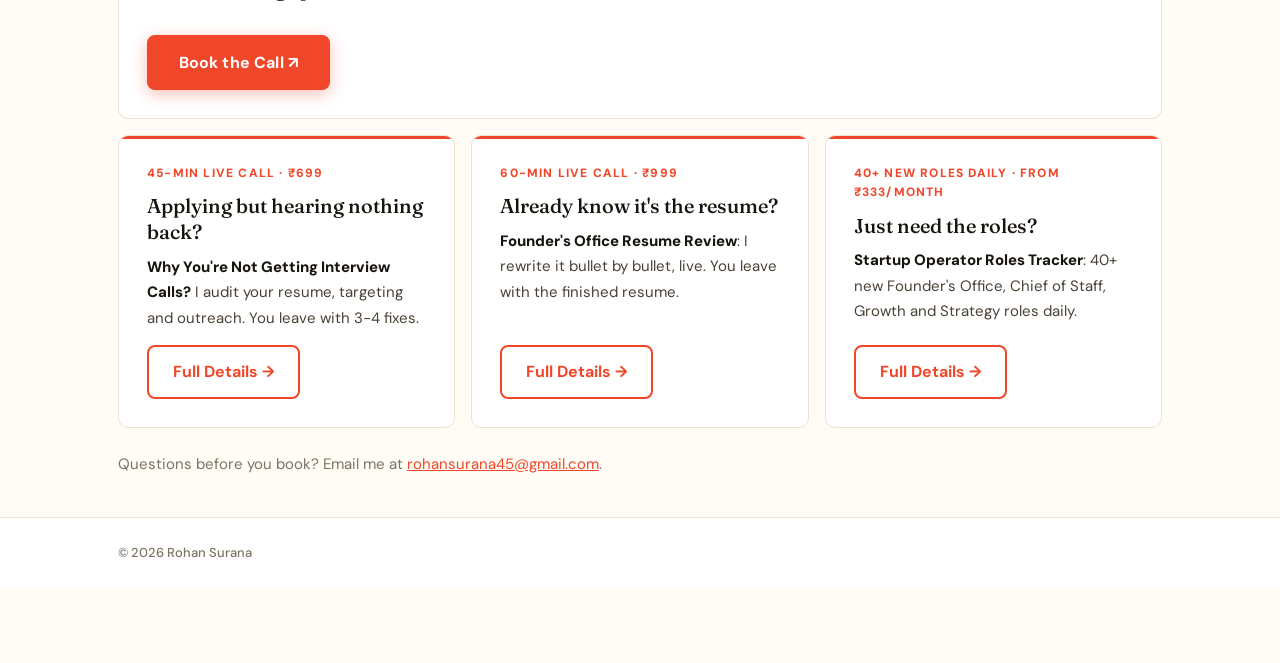
<file: services/build-growth-anything-else.html>
<!DOCTYPE html>

<html lang="en">
<head>
<script>(function(){try{var t=localStorage.getItem('theme');if(!t){t=window.matchMedia('(prefers-color-scheme: dark)').matches?'dark':'light';}document.documentElement.setAttribute('data-theme',t);}catch(e){}})();</script>
<meta charset="utf-8"/>
<meta content="width=device-width, initial-scale=1.0" name="viewport"/>
<meta content="A live 45-minute 1-on-1 with Rohan Surana: build your own job tracker, grow on LinkedIn, or work through a zero-to-one idea. Leave with a plan." name="description"/>
<title>1-on-1: Build, Growth or Anything Else - Rohan Surana</title>
<link href="https://rohansurana.com/services/build-growth-anything-else" rel="canonical"/>
<link href="../favicon.png" rel="icon" type="image/png"/>
<link href="../apple-touch-icon.png" rel="apple-touch-icon"/>
<meta content="1-on-1: Build, Growth or Anything Else" property="og:title"/>
<meta content="A live 45-minute 1-on-1 with Rohan Surana: build your own job tracker, grow on LinkedIn, or work through a zero-to-one idea. Leave with a plan." property="og:description"/>
<meta content="website" property="og:type"/>
<meta content="https://rohansurana.com/services/build-growth-anything-else" property="og:url"/>
<meta content="https://rohansurana.com/og/build-growth-anything-else.jpg" property="og:image"/>
<meta content="1200" property="og:image:width"/>
<meta content="630" property="og:image:height"/>
<meta content="summary_large_image" name="twitter:card"/>
<meta content="1-on-1: Build, Growth or Anything Else" name="twitter:title"/>
<meta content="A live 45-minute 1-on-1 with Rohan Surana: build your own job tracker, grow on LinkedIn, or work through a zero-to-one idea. Leave with a plan." name="twitter:description"/>
<meta content="https://rohansurana.com/og/build-growth-anything-else.jpg" name="twitter:image"/>
<link href="https://fonts.googleapis.com" rel="preconnect"/>
<link crossorigin="" href="https://fonts.gstatic.com" rel="preconnect"/>
<link href="https://fonts.googleapis.com/css2?family=DM+Sans:wght@400;500;600;700;800&amp;family=Fraunces:opsz,wght,SOFT@9..144,400..700,35&amp;display=swap" rel="stylesheet"/>
<link href="../style.css" rel="stylesheet"/>
<script async src="https://www.googletagmanager.com/gtag/js?id=G-7K3B4VB7D1"></script>
<script>
window.dataLayer = window.dataLayer || [];
function gtag(){dataLayer.push(arguments);}
gtag('js', new Date());
gtag('config', 'G-7K3B4VB7D1');
document.addEventListener('click', function(e){
  if (e.target.closest && e.target.closest('.PaymentButton')) {
    gtag('event', 'begin_checkout', {currency: 'INR', value: 499, items: [{item_name: 'Startup Operator Roles Tracker'}]});
  }
  var book = e.target.closest && e.target.closest('a[href*="neetocal.com"]');
  if (book) {
    gtag('event', 'book_call_click', {call_name: book.href.split('/').pop(), link_position: book.closest('.buy-bar') ? 'sticky_bar' : (book.closest('.detail-foot') ? 'bottom' : 'top'), page_path: location.pathname});
  }
  var svc = e.target.closest && e.target.closest('a[href^="/services/"]');
  if (svc) {
    gtag('event', 'service_click', {service: svc.getAttribute('href').split('/').pop(), page_path: location.pathname});
  }
});
</script>
<script type="application/ld+json">
{
  "@context": "https://schema.org",
  "@type": "Service",
  "name": "1-on-1: Build, Growth or Anything Else",
  "serviceType": "Consulting call",
  "description": "A live 45-minute 1-on-1: build your own job tracker, grow on LinkedIn, or work through a zero-to-one idea. Leave with a plan.",
  "url": "https://rohansurana.com/services/build-growth-anything-else",
  "image": "https://rohansurana.com/og/build-growth-anything-else.jpg",
  "provider": {
    "@type": "Person",
    "name": "Rohan Surana",
    "url": "https://rohansurana.com",
    "sameAs": [
      "https://www.linkedin.com/in/rohan-surana"
    ]
  },
  "areaServed": "IN",
  "offers": {
    "@type": "Offer",
    "price": "699",
    "priceCurrency": "INR",
    "url": "https://rohansurana.com/services/build-growth-anything-else",
    "availability": "https://schema.org/InStock"
  }
}
</script>
<meta name="google-site-verification" content="rSZuUws3MXjEv1-rx-bdvgYhT3SgqZwdcEEhuDSw7Ss" />
</head>
<body>
<nav>
<div class="nav-left">
<a class="nav-name" href="/">Rohan Surana</a>
</div>
<ul class="nav-links"><li><a href="/#work">Proof of Work</a></li><li><a href="/#journey">Journey</a></li><li><a href="/#recommendations">Recommendations</a></li><li><a href="/#services">Services</a></li><li><a href="/#contact">Contact</a></li></ul>
<div class="nav-right"><button aria-label="Toggle dark mode" class="theme-toggle" id="themeToggle" title="Toggle dark mode"><svg class="icon-sun" fill="none" height="18" stroke="currentColor" stroke-linecap="round" stroke-linejoin="round" stroke-width="2" viewBox="0 0 24 24" width="18"><circle cx="12" cy="12" r="4"></circle><path d="M12 2v2M12 20v2M4.93 4.93l1.41 1.41M17.66 17.66l1.41 1.41M2 12h2M20 12h2M6.34 17.66l-1.41 1.41M19.07 4.93l-1.41 1.41"></path></svg><svg class="icon-moon" fill="none" height="18" stroke="currentColor" stroke-linecap="round" stroke-linejoin="round" stroke-width="2" viewBox="0 0 24 24" width="18"><path d="M21 12.79A9 9 0 1 1 11.21 3 7 7 0 0 0 21 12.79z"></path></svg></button><a class="nav-cta" href="mailto:rohansurana45@gmail.com">Email Me</a><button aria-label="Open menu" class="hamburger" id="hamburger">☰</button></div>
</nav><div class="mobile-menu" id="mobileMenu"><a href="/#work">Proof of Work</a><a href="/#journey">Journey</a><a href="/#recommendations">Recommendations</a><a href="/#services">Services</a><a href="/#contact">Contact</a></div>

<div class="detail-wrap tracker-page">
<a class="back-link" href="/#services">← Back to Services</a>
<p class="detail-tag">45-min live call &middot; ₹699</p>
<h1 class="detail-h1">1-on-1: Build, Growth or Anything Else</h1>
<p class="detail-sub">For anything my other calls don't cover. Bring one problem, and leave with a plan you can start on this week.</p>
<div class="detail-cta">
<a class="btn-main" href="https://rohansurana.neetocal.com/1-on-1-build-growth-or-anything-else" target="_blank">Book the Call ↗</a>
</div>

<div class="detail-section">
<h2>What you can use it for</h2>
<ul>
<li>Build and automate your own job tracker for another field, with Claude Code, n8n or Make, and Razorpay</li>
<li>Grow and earn from LinkedIn: content systems, distribution and digital products</li>
<li>Brainstorm a zero-to-one idea, or GTM, outbound and operations for your early-stage startup</li>
<li>Get unstuck on a career pivot, or any other specific question</li>
</ul>
</div>

<div class="detail-section">
<h2>Why me</h2>
<ul>
<li>I built and run the Startup Operator Roles Tracker on my own: 260+ paid buyers, 40+ new roles added daily</li>
<li>It runs on Claude Code AI agents, Make and Razorpay, so access goes out about 2 minutes after payment</li>
<li>I grew my LinkedIn to 30K+ followers, and it's the tracker's main sales channel</li>
<li>I've worked in the Founder's Office, most recently at Collegeramp LLC (VTSP.com), after starting in finance at Wells Fargo</li>
</ul>
</div>

<div class="detail-section">
<h2>How it works</h2>
<ul>
<li>Book a slot and write what you want to cover in the booking form</li>
<li>I read it before the call, so we start on your problem straight away</li>
<li>You leave with clear next steps you can act on that week</li>
</ul>
</div>

<div class="detail-section">
<h2>Before the call</h2>
<p>Write 1-2 lines on what you want to solve in the booking form. Add any links that help: your sheet, your profile, or a rough plan.</p>
</div>

<div class="detail-section">
<div class="fit-card fit-yes">
<h3>Good fit if</h3>
<p>You're building something, growing an audience or changing careers, and want a straight answer from someone who has done it.</p>
</div>
</div>

<div class="detail-foot">
<div class="detail-foot-card">
<p class="pow-title">Got something specific?</p>
<div class="svc-actions" style="margin-top:0;">
<a class="btn-main" href="https://rohansurana.neetocal.com/1-on-1-build-growth-or-anything-else" target="_blank">Book the Call ↗</a>
</div>
</div>

<div class="detail-cross">
<p class="cross-eyebrow">45-min live call &middot; ₹699</p>
<p class="cross-title">Applying but hearing nothing back?</p>
<p class="cross-text"><strong>Why You're Not Getting Interview Calls?</strong> I audit your resume, targeting and outreach. You leave with 3-4 fixes.</p>
<div class="svc-actions" style="margin-top:0.25rem;"><a class="btn-line" href="/services/why-you-are-not-getting-interview-calls">Full Details →</a></div>
</div>
<div class="detail-cross">
<p class="cross-eyebrow">60-min live call &middot; ₹999</p>
<p class="cross-title">Already know it's the resume?</p>
<p class="cross-text"><strong>Founder's Office Resume Review</strong>: I rewrite it bullet by bullet, live. You leave with the finished resume.</p>
<div class="svc-actions" style="margin-top:0.25rem;"><a class="btn-line" href="/services/founders-office-resume-review">Full Details →</a></div>
</div>
<div class="detail-cross">
<p class="cross-eyebrow">40+ new roles daily &middot; from ₹333/month</p>
<p class="cross-title">Just need the roles?</p>
<p class="cross-text"><strong>Startup Operator Roles Tracker</strong>: 40+ new Founder's Office, Chief of Staff, Growth and Strategy roles daily.</p>
<div class="svc-actions" style="margin-top:0.25rem;"><a class="btn-line" href="/services/startup-operator-roles-tracker">Full Details →</a></div>
</div>
</div>
<p class="detail-foot-note" style="margin-top:1.5rem;">Questions before you book? Email me at <a href="mailto:rohansurana45@gmail.com" style="color:var(--accent);text-decoration:underline;">rohansurana45@gmail.com</a>.</p>
</div>

<footer><p>© 2026 Rohan Surana</p></footer>
<div class="buy-bar" id="buyBar" aria-hidden="true" inert>
<p class="buy-bar-price">₹699<span> &middot; 45-min live call</span></p>
<a class="btn-main" href="https://rohansurana.neetocal.com/1-on-1-build-growth-or-anything-else" target="_blank">Book the Call ↗</a>
</div>
<script src="../buy-bar.js"></script>
<script>
const hamburger=document.getElementById('hamburger');
const mobileMenu=document.getElementById('mobileMenu');
if(hamburger&&mobileMenu){
hamburger.onclick=()=>{mobileMenu.classList.toggle('active');hamburger.textContent=mobileMenu.classList.contains('active')?'✕':'☰';hamburger.setAttribute('aria-label',mobileMenu.classList.contains('active')?'Close menu':'Open menu');};
document.querySelectorAll('.mobile-menu a').forEach(a=>a.onclick=()=>{mobileMenu.classList.remove('active');hamburger.textContent='☰';hamburger.setAttribute('aria-label','Open menu');});
}
const themeToggle=document.getElementById('themeToggle');
if(themeToggle){
themeToggle.onclick=()=>{
  const cur=document.documentElement.getAttribute('data-theme')||'light';
  const next=cur==='dark'?'light':'dark';
  document.documentElement.setAttribute('data-theme',next);
  try{localStorage.setItem('theme',next);}catch(e){}
};
}
document.querySelectorAll('.proof-card').forEach(card=>{
  const text=card.querySelector('.proof-text'), btn=card.querySelector('.proof-more');
  if(!text||!btn) return;
  if(text.scrollHeight>text.clientHeight+1){
    btn.hidden=false;
    btn.onclick=()=>{
      const on=text.classList.toggle('expanded');
      btn.textContent=on?'Show less':'Read more';
      btn.setAttribute('aria-expanded',on);
    };
  }
});
</script></body></html>
</file>
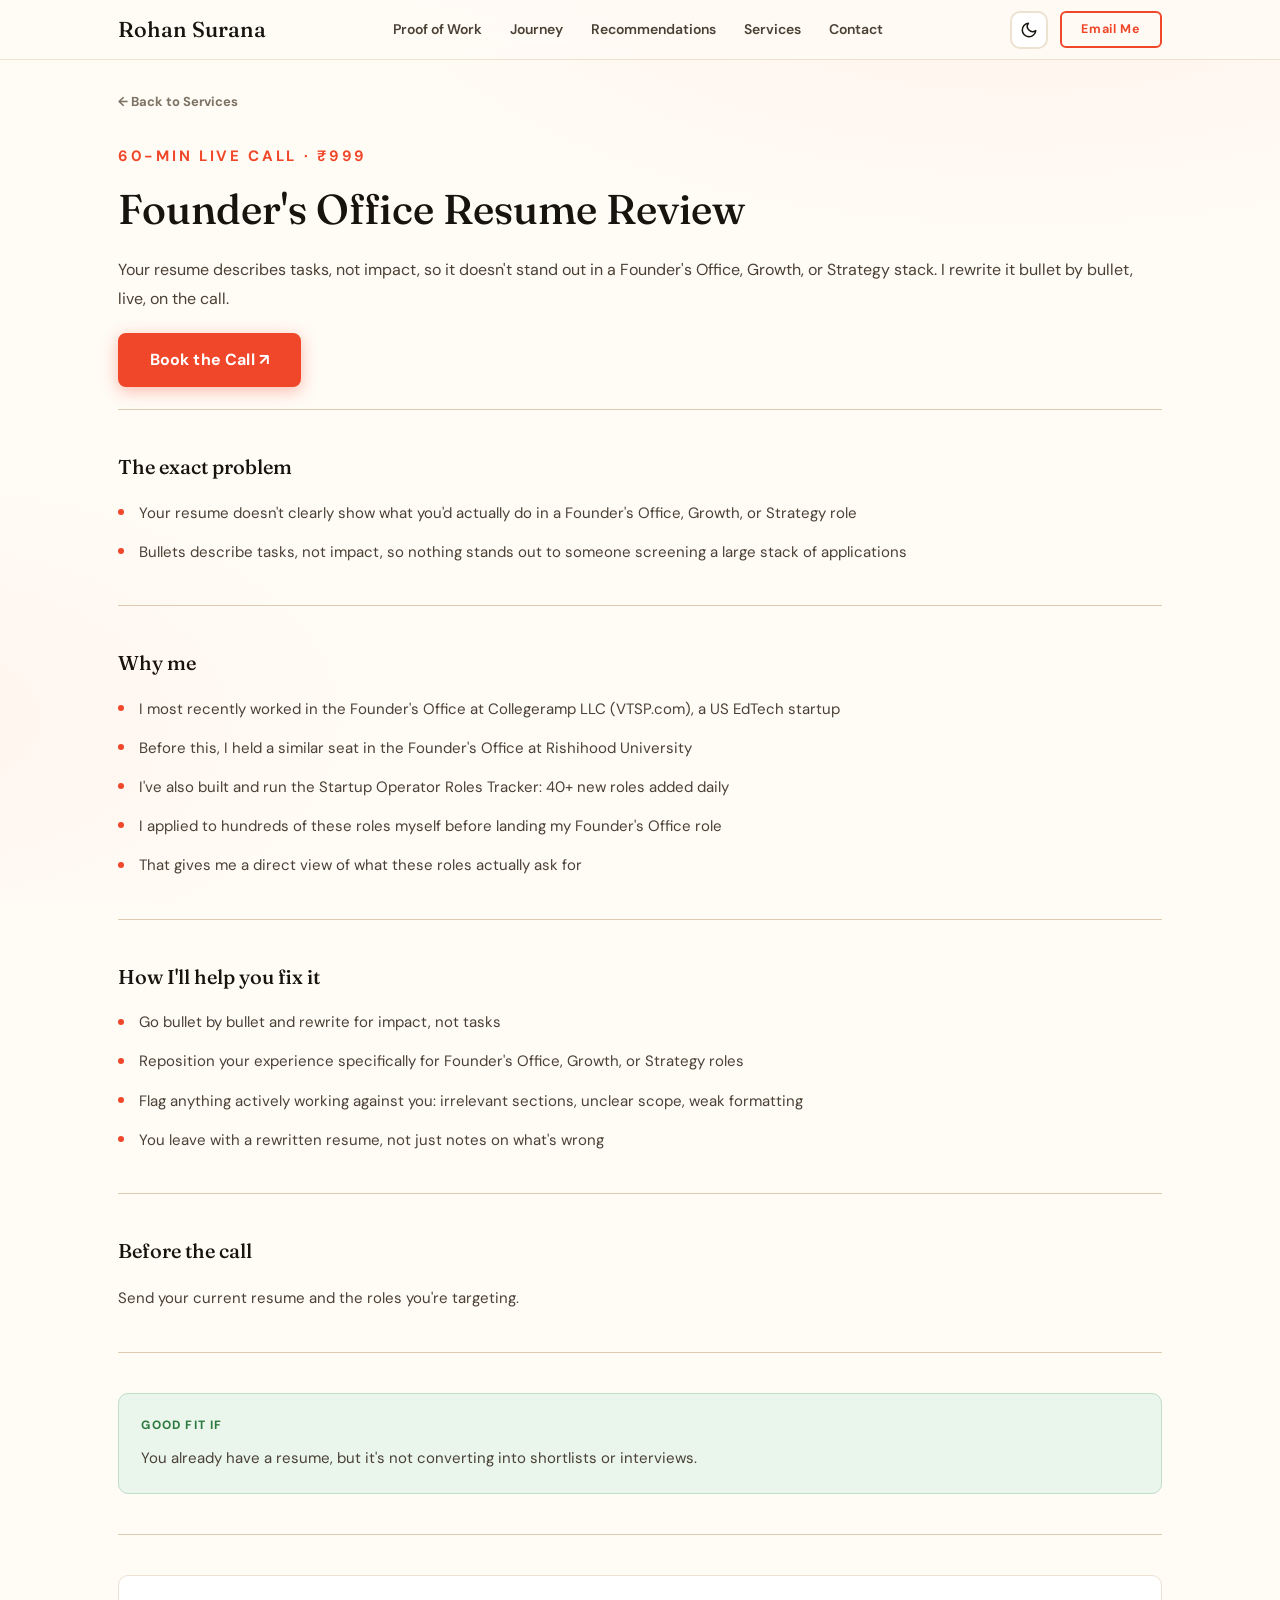
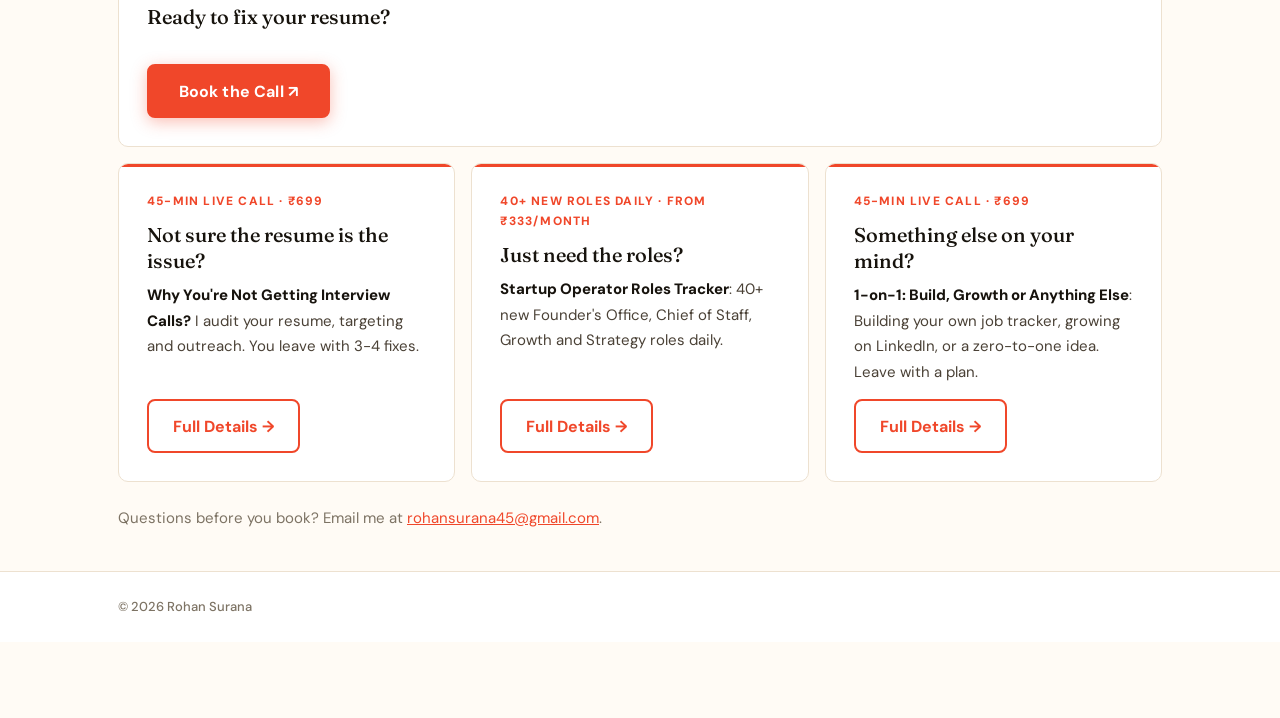
<file: services/founders-office-resume-review.html>
<!DOCTYPE html>

<html lang="en">
<head>
<script>(function(){try{var t=localStorage.getItem('theme');if(!t){t=window.matchMedia('(prefers-color-scheme: dark)').matches?'dark':'light';}document.documentElement.setAttribute('data-theme',t);}catch(e){}})();</script>
<meta charset="utf-8"/>
<meta content="width=device-width, initial-scale=1.0" name="viewport"/>
<meta content="A live 60-minute bullet-by-bullet resume rewrite for Founder's Office, Growth, and Strategy roles." name="description"/>
<title>Founder's Office Resume Review - Rohan Surana</title>
<link href="https://rohansurana.com/services/founders-office-resume-review" rel="canonical"/>
<link href="../favicon.png" rel="icon" type="image/png"/>
<link href="../apple-touch-icon.png" rel="apple-touch-icon"/>
<meta content="Founder's Office Resume Review" property="og:title"/>
<meta content="A live 60-minute bullet-by-bullet resume rewrite for Founder's Office, Growth, and Strategy roles." property="og:description"/>
<meta content="website" property="og:type"/>
<meta content="https://rohansurana.com/services/founders-office-resume-review" property="og:url"/>
<meta content="https://rohansurana.com/og/founders-office-resume-review.jpg" property="og:image"/>
<meta content="1200" property="og:image:width"/>
<meta content="630" property="og:image:height"/>
<meta content="summary_large_image" name="twitter:card"/>
<meta content="Founder's Office Resume Review" name="twitter:title"/>
<meta content="A live 60-minute bullet-by-bullet resume rewrite for Founder's Office, Growth, and Strategy roles." name="twitter:description"/>
<meta content="https://rohansurana.com/og/founders-office-resume-review.jpg" name="twitter:image"/>
<link href="https://fonts.googleapis.com" rel="preconnect"/>
<link crossorigin="" href="https://fonts.gstatic.com" rel="preconnect"/>
<link href="https://fonts.googleapis.com/css2?family=DM+Sans:wght@400;500;600;700;800&amp;family=Fraunces:opsz,wght,SOFT@9..144,400..700,35&amp;display=swap" rel="stylesheet"/>
<link href="../style.css" rel="stylesheet"/>
<script async src="https://www.googletagmanager.com/gtag/js?id=G-7K3B4VB7D1"></script>
<script>
window.dataLayer = window.dataLayer || [];
function gtag(){dataLayer.push(arguments);}
gtag('js', new Date());
gtag('config', 'G-7K3B4VB7D1');
document.addEventListener('click', function(e){
  if (e.target.closest && e.target.closest('.PaymentButton')) {
    gtag('event', 'begin_checkout', {currency: 'INR', value: 499, items: [{item_name: 'Startup Operator Roles Tracker'}]});
  }
  var book = e.target.closest && e.target.closest('a[href*="neetocal.com"]');
  if (book) {
    gtag('event', 'book_call_click', {call_name: book.href.split('/').pop(), link_position: book.closest('.buy-bar') ? 'sticky_bar' : (book.closest('.detail-foot') ? 'bottom' : 'top'), page_path: location.pathname});
  }
  var svc = e.target.closest && e.target.closest('a[href^="/services/"]');
  if (svc) {
    gtag('event', 'service_click', {service: svc.getAttribute('href').split('/').pop(), page_path: location.pathname});
  }
});
</script>
<script type="application/ld+json">
{
  "@context": "https://schema.org",
  "@type": "Service",
  "name": "Founder's Office Resume Review",
  "serviceType": "Resume review call",
  "description": "A live 60-minute bullet-by-bullet resume rewrite for Founder's Office, Growth and Strategy roles. You leave with the finished resume.",
  "url": "https://rohansurana.com/services/founders-office-resume-review",
  "image": "https://rohansurana.com/og/founders-office-resume-review.jpg",
  "provider": {
    "@type": "Person",
    "name": "Rohan Surana",
    "url": "https://rohansurana.com",
    "sameAs": [
      "https://www.linkedin.com/in/rohan-surana"
    ]
  },
  "areaServed": "IN",
  "offers": {
    "@type": "Offer",
    "price": "999",
    "priceCurrency": "INR",
    "url": "https://rohansurana.com/services/founders-office-resume-review",
    "availability": "https://schema.org/InStock"
  }
}
</script>
<meta name="google-site-verification" content="rSZuUws3MXjEv1-rx-bdvgYhT3SgqZwdcEEhuDSw7Ss" />
</head>
<body>
<nav>
<div class="nav-left">
<a class="nav-name" href="/">Rohan Surana</a>
</div>
<ul class="nav-links"><li><a href="/#work">Proof of Work</a></li><li><a href="/#journey">Journey</a></li><li><a href="/#recommendations">Recommendations</a></li><li><a href="/#services">Services</a></li><li><a href="/#contact">Contact</a></li></ul>
<div class="nav-right"><button aria-label="Toggle dark mode" class="theme-toggle" id="themeToggle" title="Toggle dark mode"><svg class="icon-sun" fill="none" height="18" stroke="currentColor" stroke-linecap="round" stroke-linejoin="round" stroke-width="2" viewBox="0 0 24 24" width="18"><circle cx="12" cy="12" r="4"></circle><path d="M12 2v2M12 20v2M4.93 4.93l1.41 1.41M17.66 17.66l1.41 1.41M2 12h2M20 12h2M6.34 17.66l-1.41 1.41M19.07 4.93l-1.41 1.41"></path></svg><svg class="icon-moon" fill="none" height="18" stroke="currentColor" stroke-linecap="round" stroke-linejoin="round" stroke-width="2" viewBox="0 0 24 24" width="18"><path d="M21 12.79A9 9 0 1 1 11.21 3 7 7 0 0 0 21 12.79z"></path></svg></button><a class="nav-cta" href="mailto:rohansurana45@gmail.com">Email Me</a><button aria-label="Open menu" class="hamburger" id="hamburger">☰</button></div>
</nav><div class="mobile-menu" id="mobileMenu"><a href="/#work">Proof of Work</a><a href="/#journey">Journey</a><a href="/#recommendations">Recommendations</a><a href="/#services">Services</a><a href="/#contact">Contact</a></div>

<div class="detail-wrap tracker-page">
<a class="back-link" href="/#services">← Back to Services</a>
<p class="detail-tag">60-min live call &middot; ₹999</p>
<h1 class="detail-h1">Founder's Office Resume Review</h1>
<p class="detail-sub">Your resume describes tasks, not impact, so it doesn't stand out in a Founder's Office, Growth, or Strategy stack. I rewrite it bullet by bullet, live, on the call.</p>
<div class="detail-cta">
<a class="btn-main" href="https://rohansurana.neetocal.com/founders-office-resume-review" target="_blank">Book the Call ↗</a>
</div>

<div class="detail-section">
<h2>The exact problem</h2>
<ul>
<li>Your resume doesn't clearly show what you'd actually do in a Founder's Office, Growth, or Strategy role</li>
<li>Bullets describe tasks, not impact, so nothing stands out to someone screening a large stack of applications</li>
</ul>
</div>

<div class="detail-section">
<h2>Why me</h2>
<ul>
<li>I most recently worked in the Founder's Office at Collegeramp LLC (VTSP.com), a US EdTech startup</li>
<li>Before this, I held a similar seat in the Founder's Office at Rishihood University</li>
<li>I've also built and run the Startup Operator Roles Tracker: 40+ new roles added daily</li>
<li>I applied to hundreds of these roles myself before landing my Founder's Office role</li>
<li>That gives me a direct view of what these roles actually ask for</li>
</ul>
</div>

<div class="detail-section">
<h2>How I'll help you fix it</h2>
<ul>
<li>Go bullet by bullet and rewrite for impact, not tasks</li>
<li>Reposition your experience specifically for Founder's Office, Growth, or Strategy roles</li>
<li>Flag anything actively working against you: irrelevant sections, unclear scope, weak formatting</li>
<li>You leave with a rewritten resume, not just notes on what's wrong</li>
</ul>
</div>

<div class="detail-section">
<h2>Before the call</h2>
<p>Send your current resume and the roles you're targeting.</p>
</div>

<div class="detail-section">
<div class="fit-card fit-yes">
<h3>Good fit if</h3>
<p>You already have a resume, but it's not converting into shortlists or interviews.</p>
</div>
</div>

<div class="detail-foot">
<div class="detail-foot-card">
<p class="pow-title">Ready to fix your resume?</p>
<div class="svc-actions" style="margin-top:0;">
<a class="btn-main" href="https://rohansurana.neetocal.com/founders-office-resume-review" target="_blank">Book the Call ↗</a>
</div>
</div>

<div class="detail-cross">
<p class="cross-eyebrow">45-min live call &middot; ₹699</p>
<p class="cross-title">Not sure the resume is the issue?</p>
<p class="cross-text"><strong>Why You're Not Getting Interview Calls?</strong> I audit your resume, targeting and outreach. You leave with 3-4 fixes.</p>
<div class="svc-actions" style="margin-top:0.25rem;"><a class="btn-line" href="/services/why-you-are-not-getting-interview-calls">Full Details →</a></div>
</div>
<div class="detail-cross">
<p class="cross-eyebrow">40+ new roles daily &middot; from ₹333/month</p>
<p class="cross-title">Just need the roles?</p>
<p class="cross-text"><strong>Startup Operator Roles Tracker</strong>: 40+ new Founder's Office, Chief of Staff, Growth and Strategy roles daily.</p>
<div class="svc-actions" style="margin-top:0.25rem;"><a class="btn-line" href="/services/startup-operator-roles-tracker">Full Details →</a></div>
</div>
<div class="detail-cross">
<p class="cross-eyebrow">45-min live call &middot; ₹699</p>
<p class="cross-title">Something else on your mind?</p>
<p class="cross-text"><strong>1-on-1: Build, Growth or Anything Else</strong>: Building your own job tracker, growing on LinkedIn, or a zero-to-one idea. Leave with a plan.</p>
<div class="svc-actions" style="margin-top:0.25rem;"><a class="btn-line" href="/services/build-growth-anything-else">Full Details →</a></div>
</div>
</div>
<p class="detail-foot-note" style="margin-top:1.5rem;">Questions before you book? Email me at <a href="mailto:rohansurana45@gmail.com" style="color:var(--accent);text-decoration:underline;">rohansurana45@gmail.com</a>.</p>
</div>

<footer><p>© 2026 Rohan Surana</p></footer>
<div class="buy-bar" id="buyBar" aria-hidden="true" inert>
<p class="buy-bar-price">₹999<span> &middot; 60-min live call</span></p>
<a class="btn-main" href="https://rohansurana.neetocal.com/founders-office-resume-review" target="_blank">Book the Call ↗</a>
</div>
<script src="../buy-bar.js"></script>
<script>
const hamburger=document.getElementById('hamburger');
const mobileMenu=document.getElementById('mobileMenu');
if(hamburger&&mobileMenu){
hamburger.onclick=()=>{mobileMenu.classList.toggle('active');hamburger.textContent=mobileMenu.classList.contains('active')?'✕':'☰';hamburger.setAttribute('aria-label',mobileMenu.classList.contains('active')?'Close menu':'Open menu');};
document.querySelectorAll('.mobile-menu a').forEach(a=>a.onclick=()=>{mobileMenu.classList.remove('active');hamburger.textContent='☰';hamburger.setAttribute('aria-label','Open menu');});
}
const themeToggle=document.getElementById('themeToggle');
if(themeToggle){
themeToggle.onclick=()=>{
  const cur=document.documentElement.getAttribute('data-theme')||'light';
  const next=cur==='dark'?'light':'dark';
  document.documentElement.setAttribute('data-theme',next);
  try{localStorage.setItem('theme',next);}catch(e){}
};
}
</script></body></html>
</file>
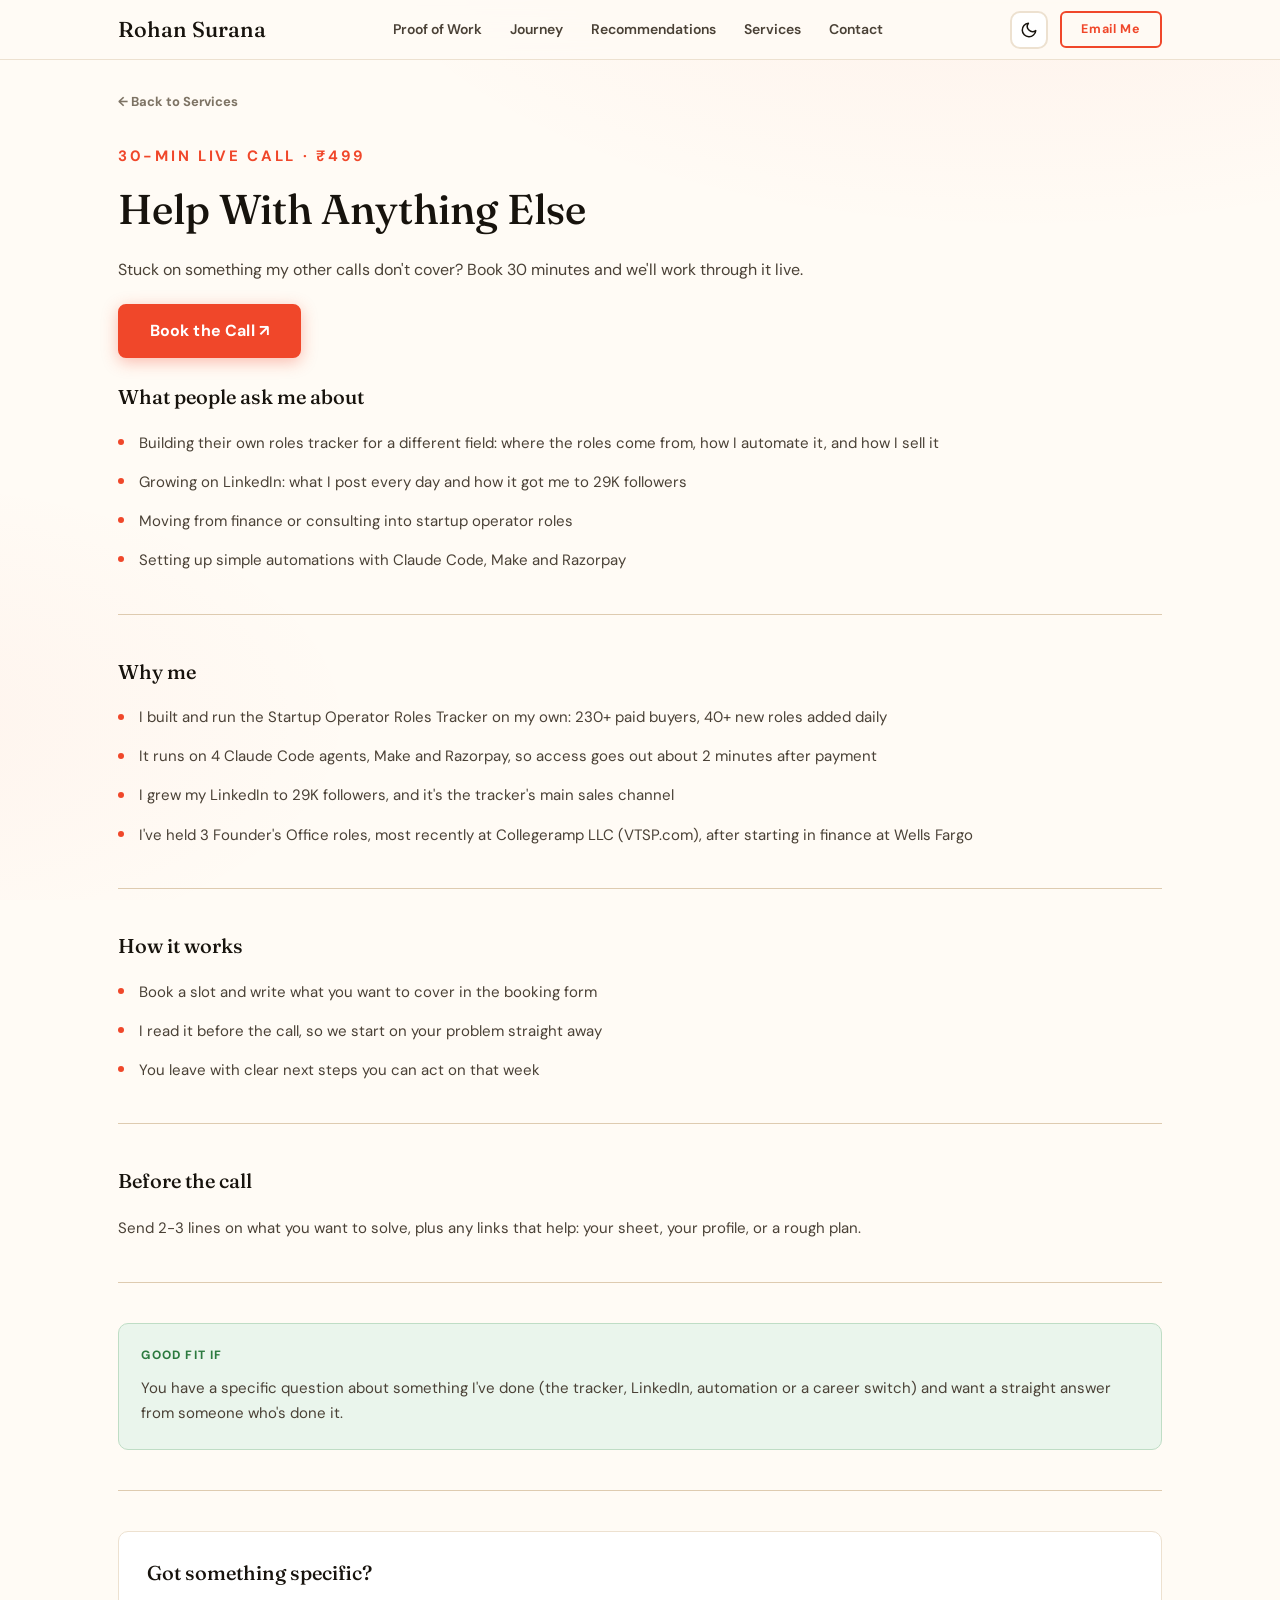
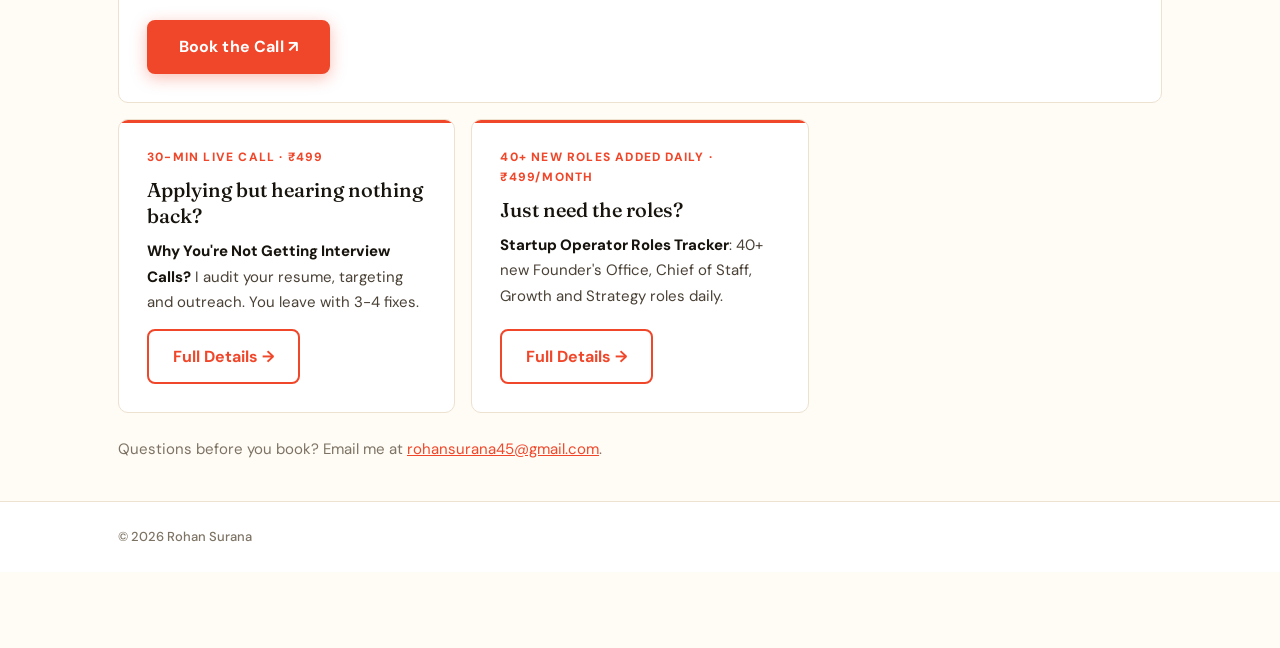
<file: services/help-with-anything-else.html>
<!DOCTYPE html>

<html lang="en">
<head>
<script>(function(){try{var t=localStorage.getItem('theme');if(!t){t=window.matchMedia('(prefers-color-scheme: dark)').matches?'dark':'light';}document.documentElement.setAttribute('data-theme',t);}catch(e){}})();</script>
<meta charset="utf-8"/>
<meta content="width=device-width, initial-scale=1.0" name="viewport"/>
<meta content="A live 30-minute call on anything outside my other calls: building your own roles tracker, growing on LinkedIn, automation, or moving into startup operator roles." name="description"/>
<title>Help With Anything Else - Rohan Surana</title>
<link href="https://rohansurana.com/services/help-with-anything-else" rel="canonical"/>
<link href="../favicon.png" rel="icon" type="image/png"/>
<link href="../apple-touch-icon.png" rel="apple-touch-icon"/>
<meta content="Help With Anything Else" property="og:title"/>
<meta content="A live 30-minute call on anything outside my other calls: building your own roles tracker, growing on LinkedIn, automation, or moving into startup operator roles." property="og:description"/>
<meta content="website" property="og:type"/>
<meta content="https://rohansurana.com/services/help-with-anything-else" property="og:url"/>
<meta content="https://rohansurana.com/preview.png" property="og:image"/>
<meta content="1200" property="og:image:width"/>
<meta content="630" property="og:image:height"/>
<meta content="summary_large_image" name="twitter:card"/>
<meta content="Help With Anything Else" name="twitter:title"/>
<meta content="A live 30-minute call on anything outside my other calls: building your own roles tracker, growing on LinkedIn, automation, or moving into startup operator roles." name="twitter:description"/>
<meta content="https://rohansurana.com/preview.png" name="twitter:image"/>
<link href="https://fonts.googleapis.com" rel="preconnect"/>
<link crossorigin="" href="https://fonts.gstatic.com" rel="preconnect"/>
<link href="https://fonts.googleapis.com/css2?family=DM+Sans:wght@400;500;600;700;800&amp;family=Fraunces:opsz,wght,SOFT@9..144,400..700,35&amp;display=swap" rel="stylesheet"/>
<link href="../style.css" rel="stylesheet"/>
<script async src="https://www.googletagmanager.com/gtag/js?id=G-7K3B4VB7D1"></script>
<script>
window.dataLayer = window.dataLayer || [];
function gtag(){dataLayer.push(arguments);}
gtag('js', new Date());
gtag('config', 'G-7K3B4VB7D1');
document.addEventListener('click', function(e){
  if (e.target.closest && e.target.closest('.PaymentButton')) {
    gtag('event', 'begin_checkout', {currency: 'INR', value: 499, items: [{item_name: 'Startup Operator Roles Tracker'}]});
  }
});
</script>
<meta name="google-site-verification" content="rSZuUws3MXjEv1-rx-bdvgYhT3SgqZwdcEEhuDSw7Ss" />
</head>
<body>
<nav>
<div class="nav-left">
<a class="nav-name" href="/">Rohan Surana</a>
</div>
<ul class="nav-links"><li><a href="/#work">Proof of Work</a></li><li><a href="/#journey">Journey</a></li><li><a href="/#recommendations">Recommendations</a></li><li><a href="/#services">Services</a></li><li><a href="/#contact">Contact</a></li></ul>
<div class="nav-right"><button aria-label="Toggle dark mode" class="theme-toggle" id="themeToggle" title="Toggle dark mode"><svg class="icon-sun" fill="none" height="18" stroke="currentColor" stroke-linecap="round" stroke-linejoin="round" stroke-width="2" viewBox="0 0 24 24" width="18"><circle cx="12" cy="12" r="4"></circle><path d="M12 2v2M12 20v2M4.93 4.93l1.41 1.41M17.66 17.66l1.41 1.41M2 12h2M20 12h2M6.34 17.66l-1.41 1.41M19.07 4.93l-1.41 1.41"></path></svg><svg class="icon-moon" fill="none" height="18" stroke="currentColor" stroke-linecap="round" stroke-linejoin="round" stroke-width="2" viewBox="0 0 24 24" width="18"><path d="M21 12.79A9 9 0 1 1 11.21 3 7 7 0 0 0 21 12.79z"></path></svg></button><a class="nav-cta" href="mailto:rohansurana45@gmail.com">Email Me</a><button aria-label="Open menu" class="hamburger" id="hamburger">☰</button></div>
</nav><div class="mobile-menu" id="mobileMenu"><a href="/#work">Proof of Work</a><a href="/#journey">Journey</a><a href="/#recommendations">Recommendations</a><a href="/#services">Services</a><a href="/#contact">Contact</a></div>

<div class="detail-wrap tracker-page">
<a class="back-link" href="/#services">← Back to Services</a>
<p class="detail-tag">30-min live call &middot; ₹499</p>
<h1 class="detail-h1">Help With Anything Else</h1>
<p class="detail-sub">Stuck on something my other calls don't cover? Book 30 minutes and we'll work through it live.</p>
<div class="detail-cta">
<a class="btn-main" href="https://rohansurana.neetocal.com/help-with-anything-else" target="_blank">Book the Call ↗</a>
</div>

<div class="detail-section" style="border-top:none;padding-top:0;">
<h2>What people ask me about</h2>
<ul>
<li>Building their own roles tracker for a different field: where the roles come from, how I automate it, and how I sell it</li>
<li>Growing on LinkedIn: what I post every day and how it got me to 29K followers</li>
<li>Moving from finance or consulting into startup operator roles</li>
<li>Setting up simple automations with Claude Code, Make and Razorpay</li>
</ul>
</div>

<div class="detail-section">
<h2>Why me</h2>
<ul>
<li>I built and run the Startup Operator Roles Tracker on my own: 230+ paid buyers, 40+ new roles added daily</li>
<li>It runs on 4 Claude Code agents, Make and Razorpay, so access goes out about 2 minutes after payment</li>
<li>I grew my LinkedIn to 29K followers, and it's the tracker's main sales channel</li>
<li>I've held 3 Founder's Office roles, most recently at Collegeramp LLC (VTSP.com), after starting in finance at Wells Fargo</li>
</ul>
</div>

<div class="detail-section">
<h2>How it works</h2>
<ul>
<li>Book a slot and write what you want to cover in the booking form</li>
<li>I read it before the call, so we start on your problem straight away</li>
<li>You leave with clear next steps you can act on that week</li>
</ul>
</div>

<div class="detail-section">
<h2>Before the call</h2>
<p>Send 2-3 lines on what you want to solve, plus any links that help: your sheet, your profile, or a rough plan.</p>
</div>

<div class="detail-section">
<div class="fit-card fit-yes">
<h3>Good fit if</h3>
<p>You have a specific question about something I've done (the tracker, LinkedIn, automation or a career switch) and want a straight answer from someone who's done it.</p>
</div>
</div>

<div class="detail-foot">
<div class="detail-foot-card">
<p class="pow-title">Got something specific?</p>
<div class="svc-actions" style="margin-top:0;">
<a class="btn-main" href="https://rohansurana.neetocal.com/help-with-anything-else" target="_blank">Book the Call ↗</a>
</div>
</div>

<div class="detail-cross">
<p class="cross-eyebrow">30-min live call &middot; ₹499</p>
<p class="cross-title">Applying but hearing nothing back?</p>
<p class="cross-text"><strong>Why You're Not Getting Interview Calls?</strong> I audit your resume, targeting and outreach. You leave with 3-4 fixes.</p>
<div class="svc-actions" style="margin-top:0.25rem;"><a class="btn-line" href="/services/why-you-are-not-getting-interview-calls">Full Details →</a></div>
</div>
<div class="detail-cross">
<p class="cross-eyebrow">40+ new roles added daily &middot; ₹499/month</p>
<p class="cross-title">Just need the roles?</p>
<p class="cross-text"><strong>Startup Operator Roles Tracker</strong>: 40+ new Founder's Office, Chief of Staff, Growth and Strategy roles daily.</p>
<div class="svc-actions" style="margin-top:0.25rem;"><a class="btn-line" href="/services/startup-operator-roles-tracker">Full Details →</a></div>
</div>
</div>
<p class="detail-foot-note" style="margin-top:1.5rem;">Questions before you book? Email me at <a href="mailto:rohansurana45@gmail.com" style="color:var(--accent);text-decoration:underline;">rohansurana45@gmail.com</a>.</p>
</div>

<footer><p>© 2026 Rohan Surana</p></footer>
<div class="buy-bar" id="buyBar" aria-hidden="true" inert>
<p class="buy-bar-price">₹499<span>/30-min call</span></p>
<a class="btn-main" href="https://rohansurana.neetocal.com/help-with-anything-else" target="_blank">Book the Call ↗</a>
</div>
<script src="../buy-bar.js"></script>
<script>
const hamburger=document.getElementById('hamburger');
const mobileMenu=document.getElementById('mobileMenu');
if(hamburger&&mobileMenu){
hamburger.onclick=()=>{mobileMenu.classList.toggle('active');hamburger.textContent=mobileMenu.classList.contains('active')?'✕':'☰';hamburger.setAttribute('aria-label',mobileMenu.classList.contains('active')?'Close menu':'Open menu');};
document.querySelectorAll('.mobile-menu a').forEach(a=>a.onclick=()=>{mobileMenu.classList.remove('active');hamburger.textContent='☰';hamburger.setAttribute('aria-label','Open menu');});
}
const themeToggle=document.getElementById('themeToggle');
if(themeToggle){
themeToggle.onclick=()=>{
  const cur=document.documentElement.getAttribute('data-theme')||'light';
  const next=cur==='dark'?'light':'dark';
  document.documentElement.setAttribute('data-theme',next);
  try{localStorage.setItem('theme',next);}catch(e){}
};
}
document.querySelectorAll('.proof-card').forEach(card=>{
  const text=card.querySelector('.proof-text'), btn=card.querySelector('.proof-more');
  if(!text||!btn) return;
  if(text.scrollHeight>text.clientHeight+1){
    btn.hidden=false;
    btn.onclick=()=>{
      const on=text.classList.toggle('expanded');
      btn.textContent=on?'Show less':'Read more';
      btn.setAttribute('aria-expanded',on);
    };
  }
});
</script></body></html>
</file>
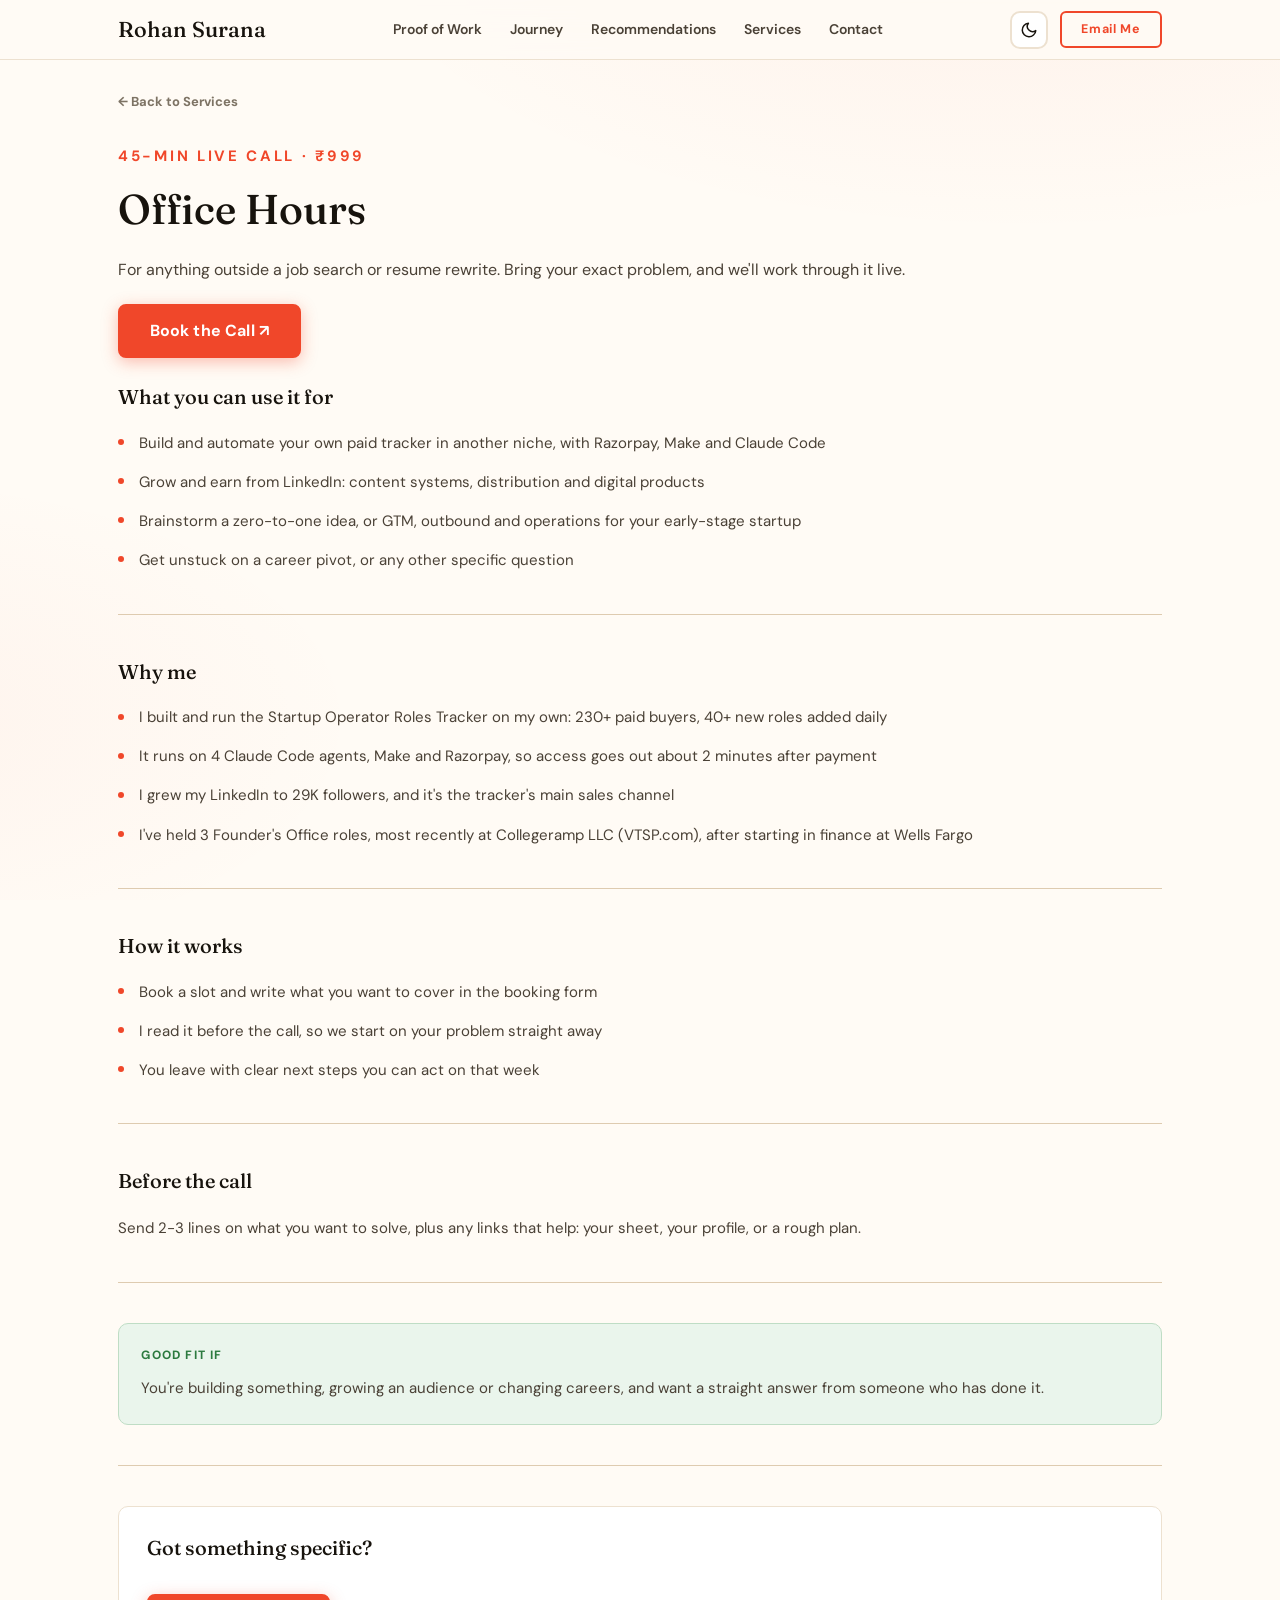
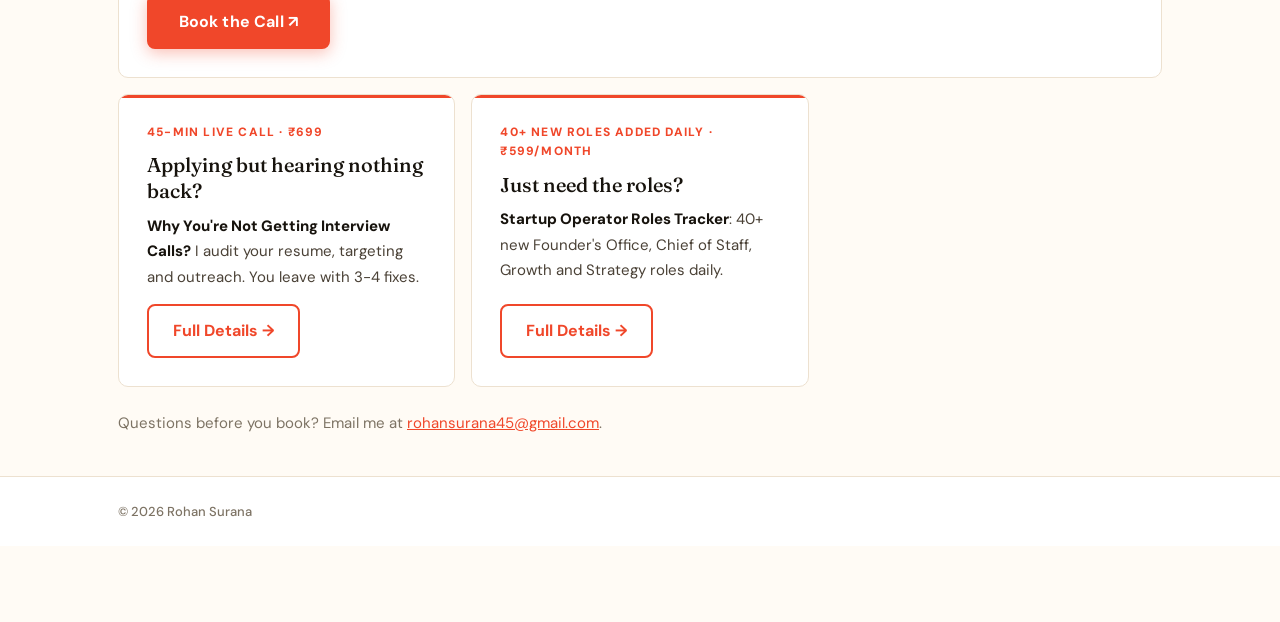
<file: services/office-hours.html>
<!DOCTYPE html>

<html lang="en">
<head>
<script>(function(){try{var t=localStorage.getItem('theme');if(!t){t=window.matchMedia('(prefers-color-scheme: dark)').matches?'dark':'light';}document.documentElement.setAttribute('data-theme',t);}catch(e){}})();</script>
<meta charset="utf-8"/>
<meta content="width=device-width, initial-scale=1.0" name="viewport"/>
<meta content="A live 45-minute call for anything outside a job search or resume rewrite: building and automating a paid tracker in your niche, growing on LinkedIn, or a zero-to-one idea." name="description"/>
<title>Office Hours - Rohan Surana</title>
<link href="https://rohansurana.com/services/office-hours" rel="canonical"/>
<link href="../favicon.png" rel="icon" type="image/png"/>
<link href="../apple-touch-icon.png" rel="apple-touch-icon"/>
<meta content="Office Hours" property="og:title"/>
<meta content="A live 45-minute call for anything outside a job search or resume rewrite: building and automating a paid tracker in your niche, growing on LinkedIn, or a zero-to-one idea." property="og:description"/>
<meta content="website" property="og:type"/>
<meta content="https://rohansurana.com/services/office-hours" property="og:url"/>
<meta content="https://rohansurana.com/preview.png" property="og:image"/>
<meta content="1200" property="og:image:width"/>
<meta content="630" property="og:image:height"/>
<meta content="summary_large_image" name="twitter:card"/>
<meta content="Office Hours" name="twitter:title"/>
<meta content="A live 45-minute call for anything outside a job search or resume rewrite: building and automating a paid tracker in your niche, growing on LinkedIn, or a zero-to-one idea." name="twitter:description"/>
<meta content="https://rohansurana.com/preview.png" name="twitter:image"/>
<link href="https://fonts.googleapis.com" rel="preconnect"/>
<link crossorigin="" href="https://fonts.gstatic.com" rel="preconnect"/>
<link href="https://fonts.googleapis.com/css2?family=DM+Sans:wght@400;500;600;700;800&amp;family=Fraunces:opsz,wght,SOFT@9..144,400..700,35&amp;display=swap" rel="stylesheet"/>
<link href="../style.css" rel="stylesheet"/>
<script async src="https://www.googletagmanager.com/gtag/js?id=G-7K3B4VB7D1"></script>
<script>
window.dataLayer = window.dataLayer || [];
function gtag(){dataLayer.push(arguments);}
gtag('js', new Date());
gtag('config', 'G-7K3B4VB7D1');
document.addEventListener('click', function(e){
  if (e.target.closest && e.target.closest('.PaymentButton')) {
    gtag('event', 'begin_checkout', {currency: 'INR', value: 599, items: [{item_name: 'Startup Operator Roles Tracker'}]});
  }
});
</script>
<meta name="google-site-verification" content="rSZuUws3MXjEv1-rx-bdvgYhT3SgqZwdcEEhuDSw7Ss" />
</head>
<body>
<nav>
<div class="nav-left">
<a class="nav-name" href="/">Rohan Surana</a>
</div>
<ul class="nav-links"><li><a href="/#work">Proof of Work</a></li><li><a href="/#journey">Journey</a></li><li><a href="/#recommendations">Recommendations</a></li><li><a href="/#services">Services</a></li><li><a href="/#contact">Contact</a></li></ul>
<div class="nav-right"><button aria-label="Toggle dark mode" class="theme-toggle" id="themeToggle" title="Toggle dark mode"><svg class="icon-sun" fill="none" height="18" stroke="currentColor" stroke-linecap="round" stroke-linejoin="round" stroke-width="2" viewBox="0 0 24 24" width="18"><circle cx="12" cy="12" r="4"></circle><path d="M12 2v2M12 20v2M4.93 4.93l1.41 1.41M17.66 17.66l1.41 1.41M2 12h2M20 12h2M6.34 17.66l-1.41 1.41M19.07 4.93l-1.41 1.41"></path></svg><svg class="icon-moon" fill="none" height="18" stroke="currentColor" stroke-linecap="round" stroke-linejoin="round" stroke-width="2" viewBox="0 0 24 24" width="18"><path d="M21 12.79A9 9 0 1 1 11.21 3 7 7 0 0 0 21 12.79z"></path></svg></button><a class="nav-cta" href="mailto:rohansurana45@gmail.com">Email Me</a><button aria-label="Open menu" class="hamburger" id="hamburger">☰</button></div>
</nav><div class="mobile-menu" id="mobileMenu"><a href="/#work">Proof of Work</a><a href="/#journey">Journey</a><a href="/#recommendations">Recommendations</a><a href="/#services">Services</a><a href="/#contact">Contact</a></div>

<div class="detail-wrap tracker-page">
<a class="back-link" href="/#services">← Back to Services</a>
<p class="detail-tag">45-min live call &middot; ₹999</p>
<h1 class="detail-h1">Office Hours</h1>
<p class="detail-sub">For anything outside a job search or resume rewrite. Bring your exact problem, and we'll work through it live.</p>
<div class="detail-cta">
<a class="btn-main" href="https://rohansurana.neetocal.com/office-hours" target="_blank">Book the Call ↗</a>
</div>

<div class="detail-section" style="border-top:none;padding-top:0;">
<h2>What you can use it for</h2>
<ul>
<li>Build and automate your own paid tracker in another niche, with Razorpay, Make and Claude Code</li>
<li>Grow and earn from LinkedIn: content systems, distribution and digital products</li>
<li>Brainstorm a zero-to-one idea, or GTM, outbound and operations for your early-stage startup</li>
<li>Get unstuck on a career pivot, or any other specific question</li>
</ul>
</div>

<div class="detail-section">
<h2>Why me</h2>
<ul>
<li>I built and run the Startup Operator Roles Tracker on my own: 230+ paid buyers, 40+ new roles added daily</li>
<li>It runs on 4 Claude Code agents, Make and Razorpay, so access goes out about 2 minutes after payment</li>
<li>I grew my LinkedIn to 29K followers, and it's the tracker's main sales channel</li>
<li>I've held 3 Founder's Office roles, most recently at Collegeramp LLC (VTSP.com), after starting in finance at Wells Fargo</li>
</ul>
</div>

<div class="detail-section">
<h2>How it works</h2>
<ul>
<li>Book a slot and write what you want to cover in the booking form</li>
<li>I read it before the call, so we start on your problem straight away</li>
<li>You leave with clear next steps you can act on that week</li>
</ul>
</div>

<div class="detail-section">
<h2>Before the call</h2>
<p>Send 2-3 lines on what you want to solve, plus any links that help: your sheet, your profile, or a rough plan.</p>
</div>

<div class="detail-section">
<div class="fit-card fit-yes">
<h3>Good fit if</h3>
<p>You're building something, growing an audience or changing careers, and want a straight answer from someone who has done it.</p>
</div>
</div>

<div class="detail-foot">
<div class="detail-foot-card">
<p class="pow-title">Got something specific?</p>
<div class="svc-actions" style="margin-top:0;">
<a class="btn-main" href="https://rohansurana.neetocal.com/office-hours" target="_blank">Book the Call ↗</a>
</div>
</div>

<div class="detail-cross">
<p class="cross-eyebrow">45-min live call &middot; ₹699</p>
<p class="cross-title">Applying but hearing nothing back?</p>
<p class="cross-text"><strong>Why You're Not Getting Interview Calls?</strong> I audit your resume, targeting and outreach. You leave with 3-4 fixes.</p>
<div class="svc-actions" style="margin-top:0.25rem;"><a class="btn-line" href="/services/why-you-are-not-getting-interview-calls">Full Details →</a></div>
</div>
<div class="detail-cross">
<p class="cross-eyebrow">40+ new roles added daily &middot; ₹599/month</p>
<p class="cross-title">Just need the roles?</p>
<p class="cross-text"><strong>Startup Operator Roles Tracker</strong>: 40+ new Founder's Office, Chief of Staff, Growth and Strategy roles daily.</p>
<div class="svc-actions" style="margin-top:0.25rem;"><a class="btn-line" href="/services/startup-operator-roles-tracker">Full Details →</a></div>
</div>
</div>
<p class="detail-foot-note" style="margin-top:1.5rem;">Questions before you book? Email me at <a href="mailto:rohansurana45@gmail.com" style="color:var(--accent);text-decoration:underline;">rohansurana45@gmail.com</a>.</p>
</div>

<footer><p>© 2026 Rohan Surana</p></footer>
<div class="buy-bar" id="buyBar" aria-hidden="true" inert>
<p class="buy-bar-price">₹999<span>/45-min call</span></p>
<a class="btn-main" href="https://rohansurana.neetocal.com/office-hours" target="_blank">Book the Call ↗</a>
</div>
<script src="../buy-bar.js"></script>
<script>
const hamburger=document.getElementById('hamburger');
const mobileMenu=document.getElementById('mobileMenu');
if(hamburger&&mobileMenu){
hamburger.onclick=()=>{mobileMenu.classList.toggle('active');hamburger.textContent=mobileMenu.classList.contains('active')?'✕':'☰';hamburger.setAttribute('aria-label',mobileMenu.classList.contains('active')?'Close menu':'Open menu');};
document.querySelectorAll('.mobile-menu a').forEach(a=>a.onclick=()=>{mobileMenu.classList.remove('active');hamburger.textContent='☰';hamburger.setAttribute('aria-label','Open menu');});
}
const themeToggle=document.getElementById('themeToggle');
if(themeToggle){
themeToggle.onclick=()=>{
  const cur=document.documentElement.getAttribute('data-theme')||'light';
  const next=cur==='dark'?'light':'dark';
  document.documentElement.setAttribute('data-theme',next);
  try{localStorage.setItem('theme',next);}catch(e){}
};
}
document.querySelectorAll('.proof-card').forEach(card=>{
  const text=card.querySelector('.proof-text'), btn=card.querySelector('.proof-more');
  if(!text||!btn) return;
  if(text.scrollHeight>text.clientHeight+1){
    btn.hidden=false;
    btn.onclick=()=>{
      const on=text.classList.toggle('expanded');
      btn.textContent=on?'Show less':'Read more';
      btn.setAttribute('aria-expanded',on);
    };
  }
});
</script></body></html>
</file>
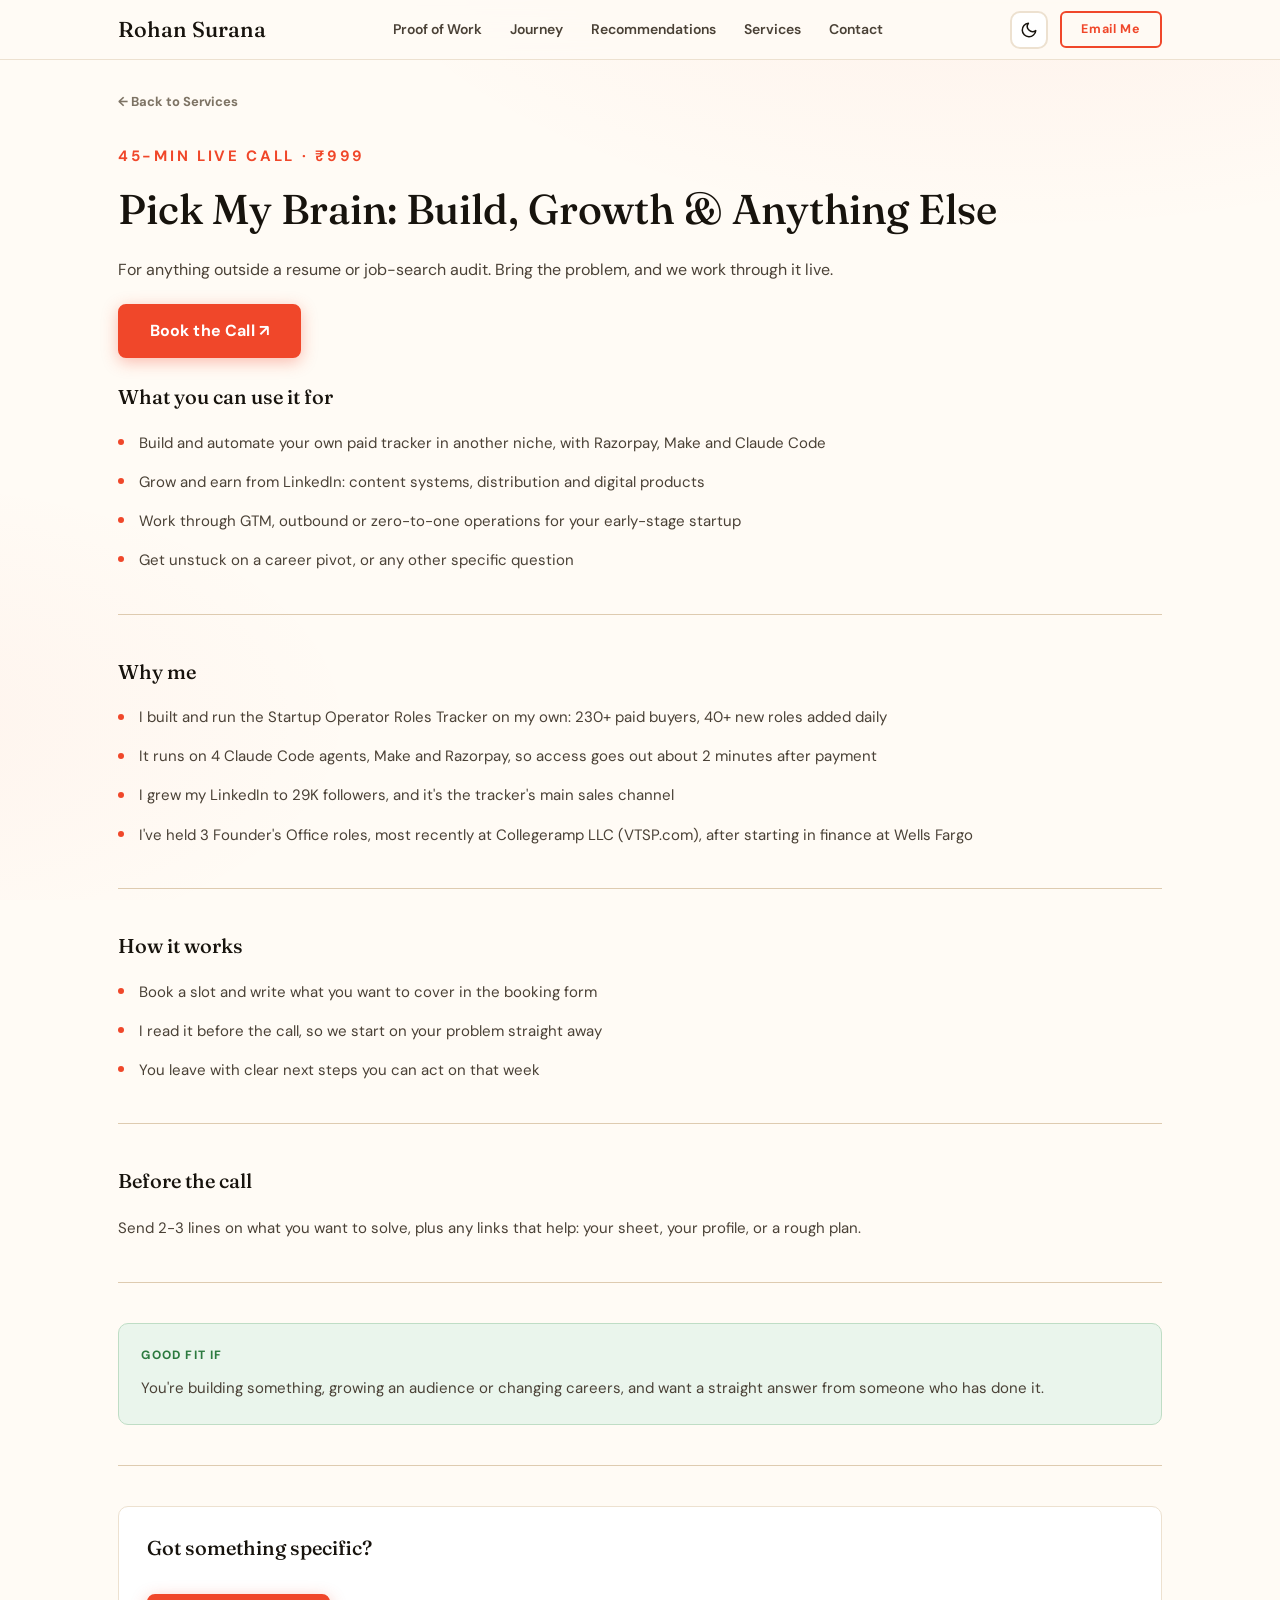
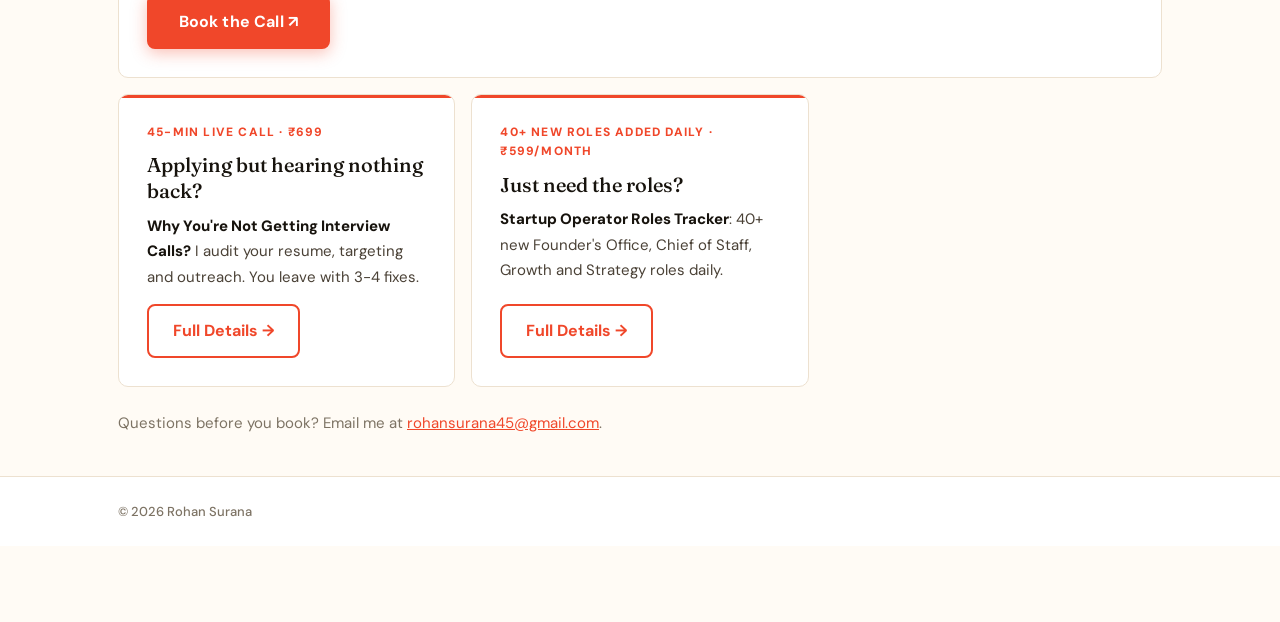
<file: services/pick-my-brain.html>
<!DOCTYPE html>

<html lang="en">
<head>
<script>(function(){try{var t=localStorage.getItem('theme');if(!t){t=window.matchMedia('(prefers-color-scheme: dark)').matches?'dark':'light';}document.documentElement.setAttribute('data-theme',t);}catch(e){}})();</script>
<meta charset="utf-8"/>
<meta content="width=device-width, initial-scale=1.0" name="viewport"/>
<meta content="A live 45-minute call for anything outside a resume or job-search audit: building your own paid tracker, growing on LinkedIn, startup GTM and operations, or a career pivot." name="description"/>
<title>Pick My Brain: Build, Growth &amp; Anything Else - Rohan Surana</title>
<link href="https://rohansurana.com/services/pick-my-brain" rel="canonical"/>
<link href="../favicon.png" rel="icon" type="image/png"/>
<link href="../apple-touch-icon.png" rel="apple-touch-icon"/>
<meta content="Pick My Brain: Build, Growth &amp; Anything Else" property="og:title"/>
<meta content="A live 45-minute call for anything outside a resume or job-search audit: building your own paid tracker, growing on LinkedIn, startup GTM and operations, or a career pivot." property="og:description"/>
<meta content="website" property="og:type"/>
<meta content="https://rohansurana.com/services/pick-my-brain" property="og:url"/>
<meta content="https://rohansurana.com/preview.png" property="og:image"/>
<meta content="1200" property="og:image:width"/>
<meta content="630" property="og:image:height"/>
<meta content="summary_large_image" name="twitter:card"/>
<meta content="Pick My Brain: Build, Growth &amp; Anything Else" name="twitter:title"/>
<meta content="A live 45-minute call for anything outside a resume or job-search audit: building your own paid tracker, growing on LinkedIn, startup GTM and operations, or a career pivot." name="twitter:description"/>
<meta content="https://rohansurana.com/preview.png" name="twitter:image"/>
<link href="https://fonts.googleapis.com" rel="preconnect"/>
<link crossorigin="" href="https://fonts.gstatic.com" rel="preconnect"/>
<link href="https://fonts.googleapis.com/css2?family=DM+Sans:wght@400;500;600;700;800&amp;family=Fraunces:opsz,wght,SOFT@9..144,400..700,35&amp;display=swap" rel="stylesheet"/>
<link href="../style.css" rel="stylesheet"/>
<script async src="https://www.googletagmanager.com/gtag/js?id=G-7K3B4VB7D1"></script>
<script>
window.dataLayer = window.dataLayer || [];
function gtag(){dataLayer.push(arguments);}
gtag('js', new Date());
gtag('config', 'G-7K3B4VB7D1');
document.addEventListener('click', function(e){
  if (e.target.closest && e.target.closest('.PaymentButton')) {
    gtag('event', 'begin_checkout', {currency: 'INR', value: 599, items: [{item_name: 'Startup Operator Roles Tracker'}]});
  }
});
</script>
<meta name="google-site-verification" content="rSZuUws3MXjEv1-rx-bdvgYhT3SgqZwdcEEhuDSw7Ss" />
</head>
<body>
<nav>
<div class="nav-left">
<a class="nav-name" href="/">Rohan Surana</a>
</div>
<ul class="nav-links"><li><a href="/#work">Proof of Work</a></li><li><a href="/#journey">Journey</a></li><li><a href="/#recommendations">Recommendations</a></li><li><a href="/#services">Services</a></li><li><a href="/#contact">Contact</a></li></ul>
<div class="nav-right"><button aria-label="Toggle dark mode" class="theme-toggle" id="themeToggle" title="Toggle dark mode"><svg class="icon-sun" fill="none" height="18" stroke="currentColor" stroke-linecap="round" stroke-linejoin="round" stroke-width="2" viewBox="0 0 24 24" width="18"><circle cx="12" cy="12" r="4"></circle><path d="M12 2v2M12 20v2M4.93 4.93l1.41 1.41M17.66 17.66l1.41 1.41M2 12h2M20 12h2M6.34 17.66l-1.41 1.41M19.07 4.93l-1.41 1.41"></path></svg><svg class="icon-moon" fill="none" height="18" stroke="currentColor" stroke-linecap="round" stroke-linejoin="round" stroke-width="2" viewBox="0 0 24 24" width="18"><path d="M21 12.79A9 9 0 1 1 11.21 3 7 7 0 0 0 21 12.79z"></path></svg></button><a class="nav-cta" href="mailto:rohansurana45@gmail.com">Email Me</a><button aria-label="Open menu" class="hamburger" id="hamburger">☰</button></div>
</nav><div class="mobile-menu" id="mobileMenu"><a href="/#work">Proof of Work</a><a href="/#journey">Journey</a><a href="/#recommendations">Recommendations</a><a href="/#services">Services</a><a href="/#contact">Contact</a></div>

<div class="detail-wrap tracker-page">
<a class="back-link" href="/#services">← Back to Services</a>
<p class="detail-tag">45-min live call &middot; ₹999</p>
<h1 class="detail-h1">Pick My Brain: Build, Growth &amp; Anything Else</h1>
<p class="detail-sub">For anything outside a resume or job-search audit. Bring the problem, and we work through it live.</p>
<div class="detail-cta">
<a class="btn-main" href="https://rohansurana.neetocal.com/pick-my-brain" target="_blank">Book the Call ↗</a>
</div>

<div class="detail-section" style="border-top:none;padding-top:0;">
<h2>What you can use it for</h2>
<ul>
<li>Build and automate your own paid tracker in another niche, with Razorpay, Make and Claude Code</li>
<li>Grow and earn from LinkedIn: content systems, distribution and digital products</li>
<li>Work through GTM, outbound or zero-to-one operations for your early-stage startup</li>
<li>Get unstuck on a career pivot, or any other specific question</li>
</ul>
</div>

<div class="detail-section">
<h2>Why me</h2>
<ul>
<li>I built and run the Startup Operator Roles Tracker on my own: 230+ paid buyers, 40+ new roles added daily</li>
<li>It runs on 4 Claude Code agents, Make and Razorpay, so access goes out about 2 minutes after payment</li>
<li>I grew my LinkedIn to 29K followers, and it's the tracker's main sales channel</li>
<li>I've held 3 Founder's Office roles, most recently at Collegeramp LLC (VTSP.com), after starting in finance at Wells Fargo</li>
</ul>
</div>

<div class="detail-section">
<h2>How it works</h2>
<ul>
<li>Book a slot and write what you want to cover in the booking form</li>
<li>I read it before the call, so we start on your problem straight away</li>
<li>You leave with clear next steps you can act on that week</li>
</ul>
</div>

<div class="detail-section">
<h2>Before the call</h2>
<p>Send 2-3 lines on what you want to solve, plus any links that help: your sheet, your profile, or a rough plan.</p>
</div>

<div class="detail-section">
<div class="fit-card fit-yes">
<h3>Good fit if</h3>
<p>You're building something, growing an audience or changing careers, and want a straight answer from someone who has done it.</p>
</div>
</div>

<div class="detail-foot">
<div class="detail-foot-card">
<p class="pow-title">Got something specific?</p>
<div class="svc-actions" style="margin-top:0;">
<a class="btn-main" href="https://rohansurana.neetocal.com/pick-my-brain" target="_blank">Book the Call ↗</a>
</div>
</div>

<div class="detail-cross">
<p class="cross-eyebrow">45-min live call &middot; ₹699</p>
<p class="cross-title">Applying but hearing nothing back?</p>
<p class="cross-text"><strong>Why You're Not Getting Interview Calls?</strong> I audit your resume, targeting and outreach. You leave with 3-4 fixes.</p>
<div class="svc-actions" style="margin-top:0.25rem;"><a class="btn-line" href="/services/why-you-are-not-getting-interview-calls">Full Details →</a></div>
</div>
<div class="detail-cross">
<p class="cross-eyebrow">40+ new roles added daily &middot; ₹599/month</p>
<p class="cross-title">Just need the roles?</p>
<p class="cross-text"><strong>Startup Operator Roles Tracker</strong>: 40+ new Founder's Office, Chief of Staff, Growth and Strategy roles daily.</p>
<div class="svc-actions" style="margin-top:0.25rem;"><a class="btn-line" href="/services/startup-operator-roles-tracker">Full Details →</a></div>
</div>
</div>
<p class="detail-foot-note" style="margin-top:1.5rem;">Questions before you book? Email me at <a href="mailto:rohansurana45@gmail.com" style="color:var(--accent);text-decoration:underline;">rohansurana45@gmail.com</a>.</p>
</div>

<footer><p>© 2026 Rohan Surana</p></footer>
<div class="buy-bar" id="buyBar" aria-hidden="true" inert>
<p class="buy-bar-price">₹999<span>/45-min call</span></p>
<a class="btn-main" href="https://rohansurana.neetocal.com/pick-my-brain" target="_blank">Book the Call ↗</a>
</div>
<script src="../buy-bar.js"></script>
<script>
const hamburger=document.getElementById('hamburger');
const mobileMenu=document.getElementById('mobileMenu');
if(hamburger&&mobileMenu){
hamburger.onclick=()=>{mobileMenu.classList.toggle('active');hamburger.textContent=mobileMenu.classList.contains('active')?'✕':'☰';hamburger.setAttribute('aria-label',mobileMenu.classList.contains('active')?'Close menu':'Open menu');};
document.querySelectorAll('.mobile-menu a').forEach(a=>a.onclick=()=>{mobileMenu.classList.remove('active');hamburger.textContent='☰';hamburger.setAttribute('aria-label','Open menu');});
}
const themeToggle=document.getElementById('themeToggle');
if(themeToggle){
themeToggle.onclick=()=>{
  const cur=document.documentElement.getAttribute('data-theme')||'light';
  const next=cur==='dark'?'light':'dark';
  document.documentElement.setAttribute('data-theme',next);
  try{localStorage.setItem('theme',next);}catch(e){}
};
}
document.querySelectorAll('.proof-card').forEach(card=>{
  const text=card.querySelector('.proof-text'), btn=card.querySelector('.proof-more');
  if(!text||!btn) return;
  if(text.scrollHeight>text.clientHeight+1){
    btn.hidden=false;
    btn.onclick=()=>{
      const on=text.classList.toggle('expanded');
      btn.textContent=on?'Show less':'Read more';
      btn.setAttribute('aria-expanded',on);
    };
  }
});
</script></body></html>
</file>
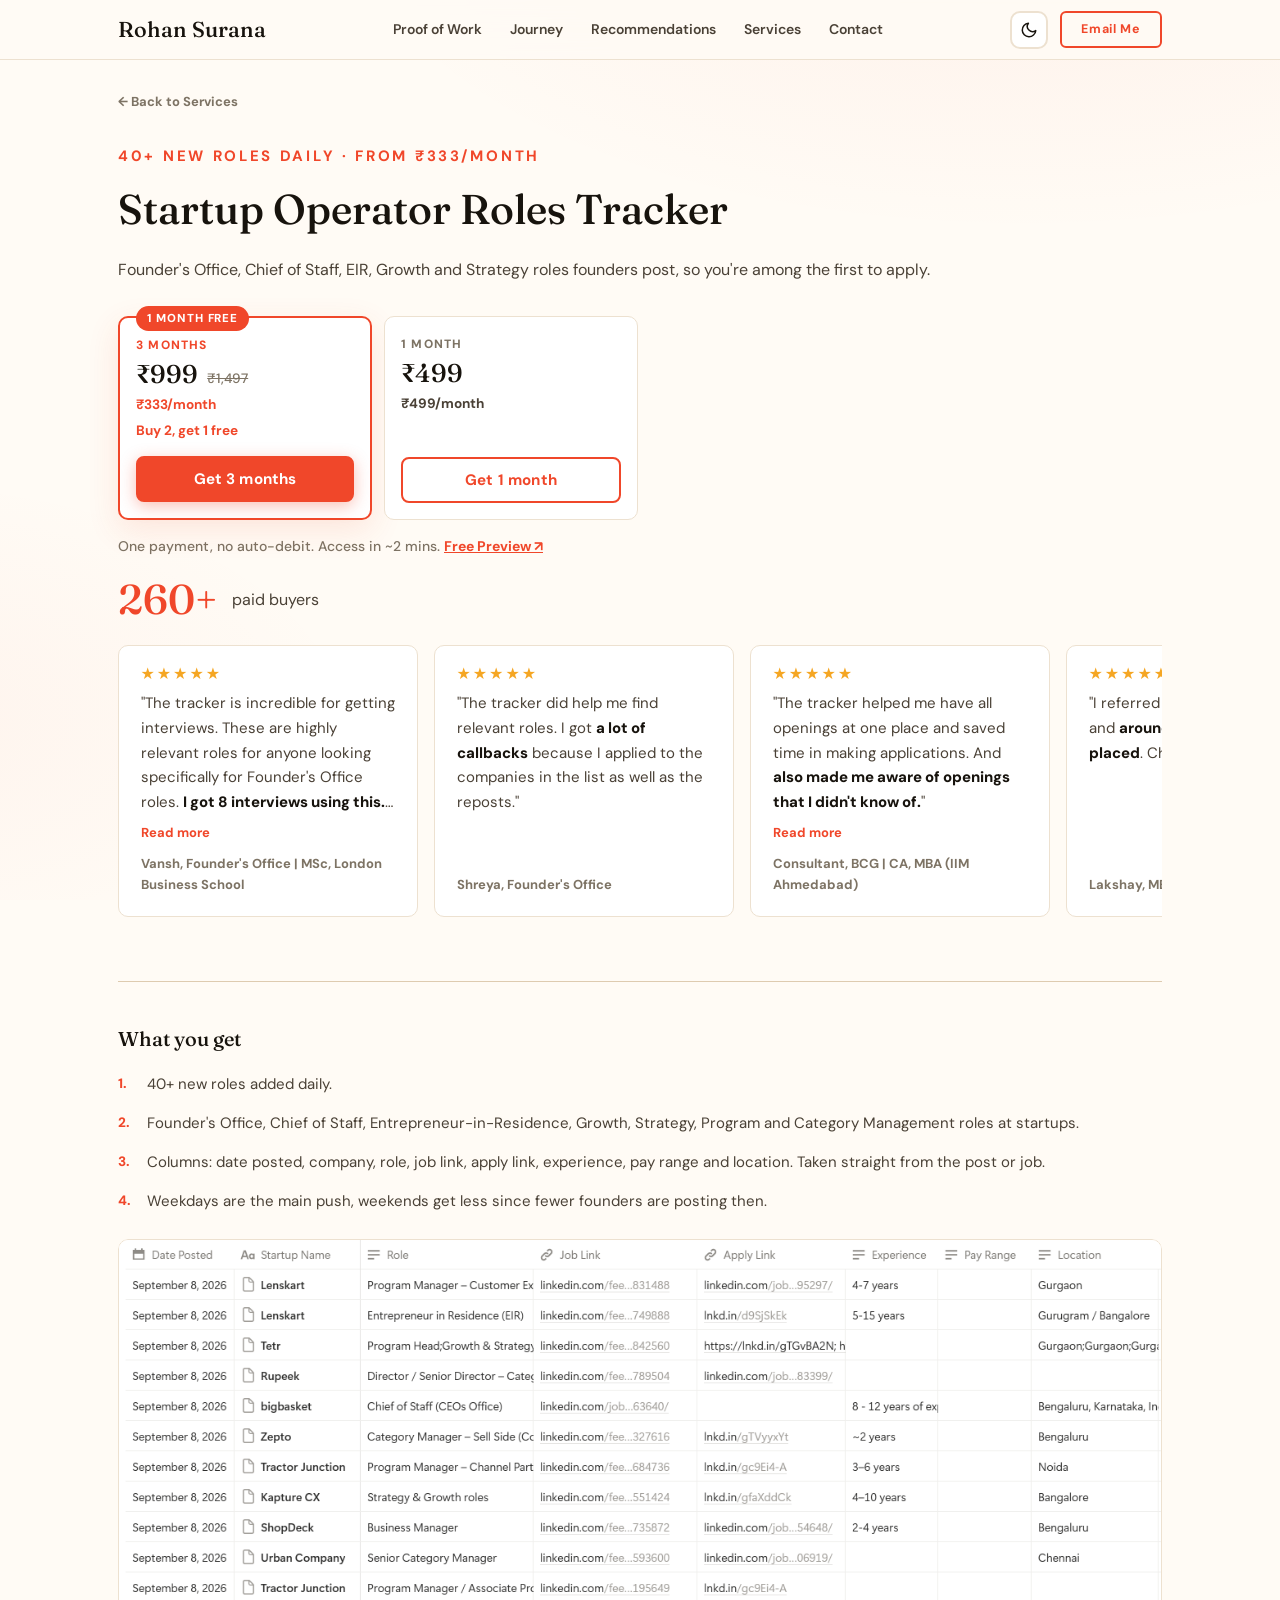
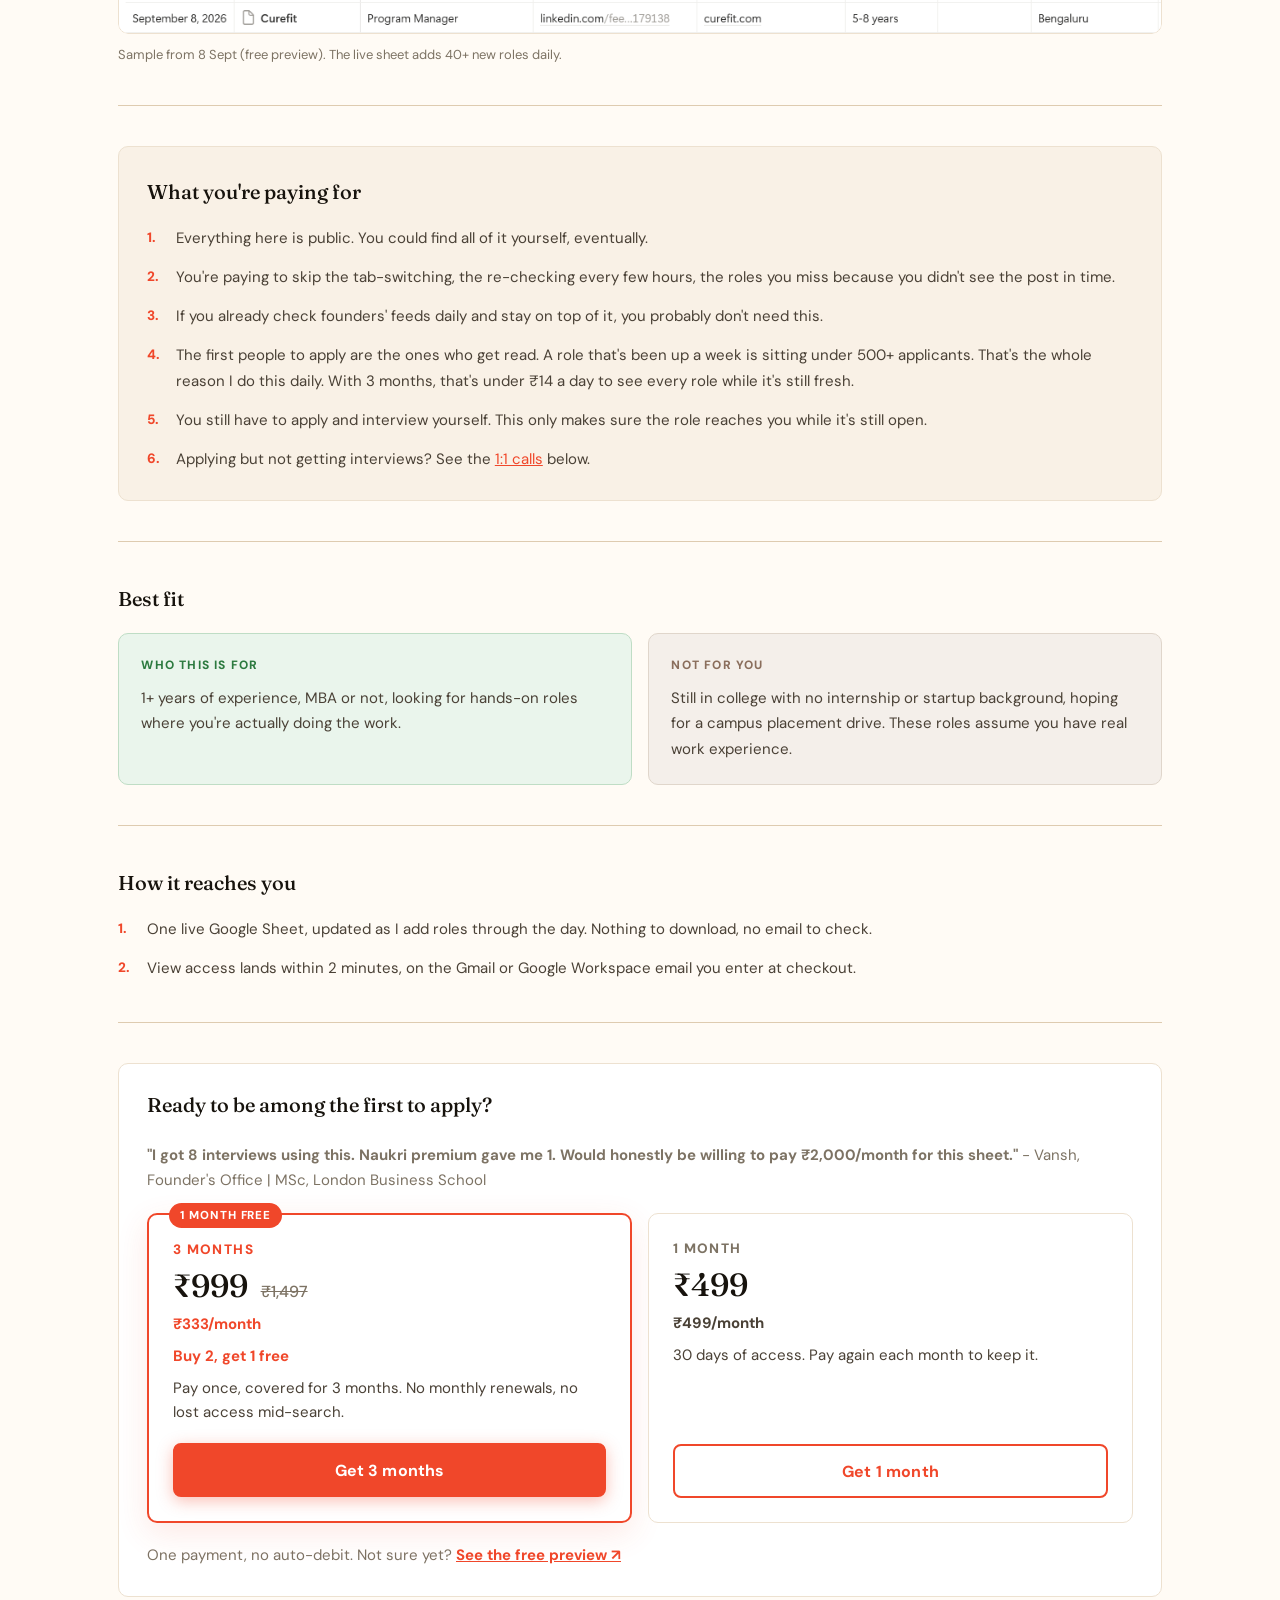
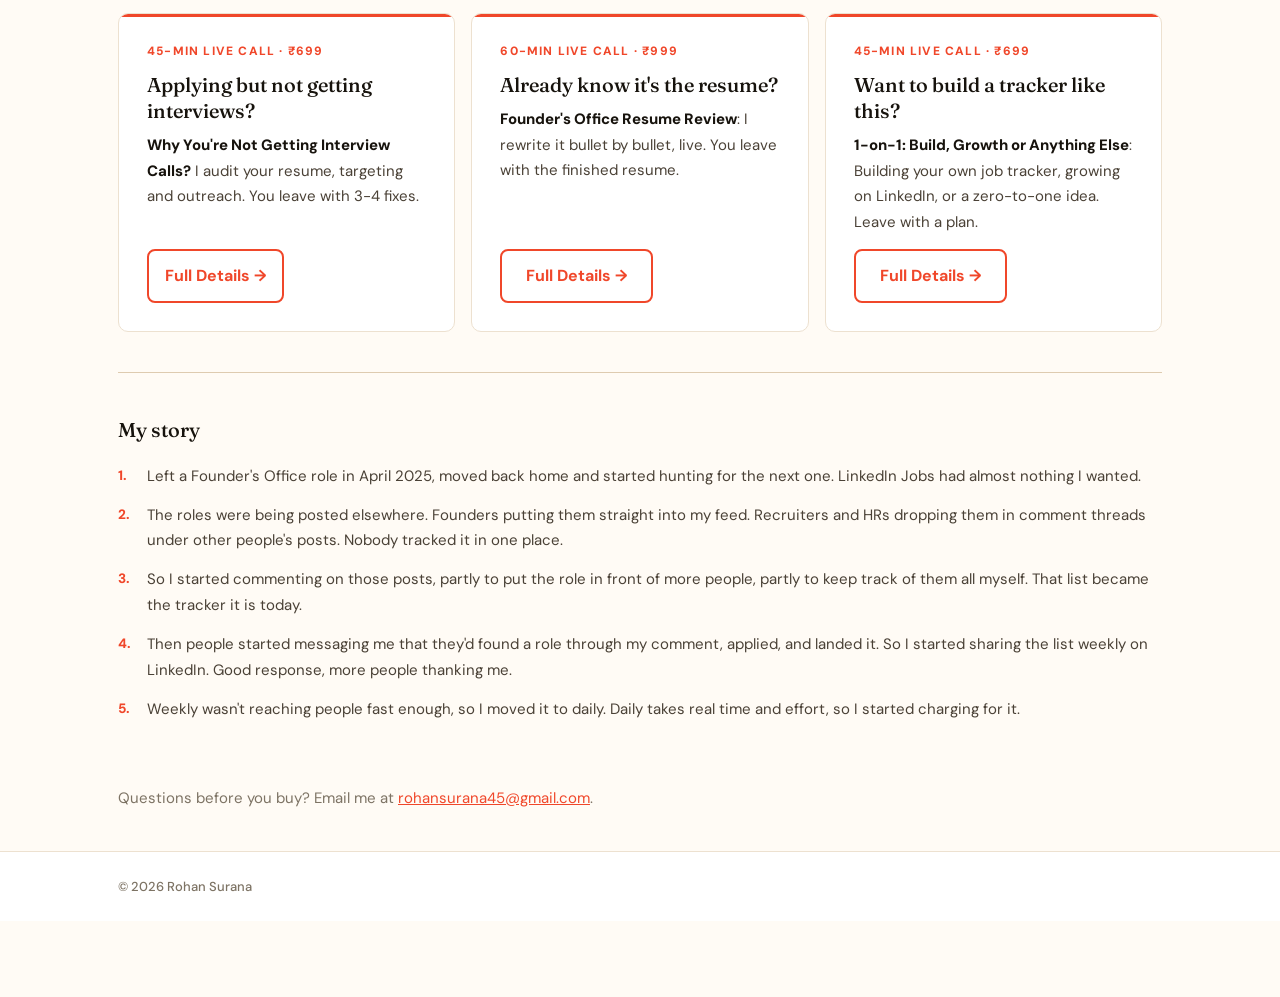
<file: services/startup-operator-roles-tracker.html>
<!DOCTYPE html>

<html lang="en">
<head>
<script>(function(){try{var t=localStorage.getItem('theme');if(!t){t=window.matchMedia('(prefers-color-scheme: dark)').matches?'dark':'light';}document.documentElement.setAttribute('data-theme',t);}catch(e){}})();</script>
<meta charset="utf-8"/>
<meta content="width=device-width, initial-scale=1.0" name="viewport"/>
<meta content="40+ Founder's Office, Chief of Staff, Entrepreneur-in-Residence, Growth, and Strategy roles added daily, sourced from founder posts and comment threads that never make it to LinkedIn Jobs." name="description"/>
<title>Startup Operator Roles Tracker - Rohan Surana</title>
<link href="https://rohansurana.com/services/startup-operator-roles-tracker" rel="canonical"/>
<link href="../favicon.png" rel="icon" type="image/png"/>
<link href="../apple-touch-icon.png" rel="apple-touch-icon"/>
<meta content="Startup Operator Roles Tracker" property="og:title"/>
<meta content="40+ Founder's Office, Chief of Staff, Entrepreneur-in-Residence, Growth, and Strategy roles added daily, sourced from founder posts and comment threads that never make it to LinkedIn Jobs." property="og:description"/>
<meta content="website" property="og:type"/>
<meta content="https://rohansurana.com/services/startup-operator-roles-tracker" property="og:url"/>
<meta content="https://rohansurana.com/og/startup-operator-roles-tracker.jpg" property="og:image"/>
<meta content="1200" property="og:image:width"/>
<meta content="630" property="og:image:height"/>
<meta content="summary_large_image" name="twitter:card"/>
<meta content="Startup Operator Roles Tracker" name="twitter:title"/>
<meta content="40+ Founder's Office, Chief of Staff, Entrepreneur-in-Residence, Growth, and Strategy roles added daily, sourced from founder posts and comment threads that never make it to LinkedIn Jobs." name="twitter:description"/>
<meta content="https://rohansurana.com/og/startup-operator-roles-tracker.jpg" name="twitter:image"/>
<link href="https://fonts.googleapis.com" rel="preconnect"/>
<link crossorigin="" href="https://fonts.gstatic.com" rel="preconnect"/>
<link href="https://fonts.googleapis.com/css2?family=DM+Sans:wght@400;500;600;700;800&amp;family=Fraunces:opsz,wght,SOFT@9..144,400..700,35&amp;display=swap" rel="stylesheet"/>
<link href="../style.css" rel="stylesheet"/>
<script async src="https://www.googletagmanager.com/gtag/js?id=G-7K3B4VB7D1"></script>
<script>
window.dataLayer = window.dataLayer || [];
function gtag(){dataLayer.push(arguments);}
gtag('js', new Date());
gtag('config', 'G-7K3B4VB7D1');
document.addEventListener('click', function(e){
  var pay = e.target.closest && e.target.closest('.PaymentButton');
  if (pay) {
    var q = !!pay.closest('[data-plan="quarterly"]');
    gtag('event', 'begin_checkout', {currency: 'INR', value: q ? 999 : 499, items: [{item_name: 'Startup Operator Roles Tracker', item_variant: q ? '3 months' : '1 month'}]});
  }
  var book = e.target.closest && e.target.closest('a[href*="neetocal.com"]');
  if (book) {
    gtag('event', 'book_call_click', {call_name: book.href.split('/').pop(), link_position: book.closest('.buy-bar') ? 'sticky_bar' : (book.closest('.detail-foot') ? 'bottom' : 'top'), page_path: location.pathname});
  }
  var svc = e.target.closest && e.target.closest('a[href^="/services/"]');
  if (svc) {
    gtag('event', 'service_click', {service: svc.getAttribute('href').split('/').pop(), page_path: location.pathname});
  }
  var prev = e.target.closest && e.target.closest('a[href*="notion.site"]');
  if (prev) {
    gtag('event', 'free_preview_click', {link_position: prev.closest('.detail-cta') ? 'top' : (prev.closest('.detail-foot') ? 'bottom' : 'other'), page_path: location.pathname});
  }
});
</script>
<script type="application/ld+json">
{
  "@context": "https://schema.org",
  "@type": "Service",
  "name": "Startup Operator Roles Tracker",
  "serviceType": "Job listings subscription",
  "description": "A daily-updated Google Sheet of Founder's Office, Chief of Staff, EIR, Growth and Strategy roles that founders post on LinkedIn, with direct apply links.",
  "url": "https://rohansurana.com/services/startup-operator-roles-tracker",
  "image": "https://rohansurana.com/og/startup-operator-roles-tracker.jpg",
  "provider": {
    "@type": "Person",
    "name": "Rohan Surana",
    "url": "https://rohansurana.com",
    "sameAs": [
      "https://www.linkedin.com/in/rohan-surana"
    ]
  },
  "areaServed": "IN",
  "offers": [
    {
      "@type": "Offer",
      "name": "1 month",
      "price": "499",
      "priceCurrency": "INR",
      "url": "https://rohansurana.com/services/startup-operator-roles-tracker",
      "availability": "https://schema.org/InStock"
    },
    {
      "@type": "Offer",
      "name": "3 months",
      "price": "999",
      "priceCurrency": "INR",
      "url": "https://rohansurana.com/services/startup-operator-roles-tracker",
      "availability": "https://schema.org/InStock"
    }
  ]
}
</script>
<meta name="google-site-verification" content="rSZuUws3MXjEv1-rx-bdvgYhT3SgqZwdcEEhuDSw7Ss" />
</head>
<body>
<nav>
<div class="nav-left">
<a class="nav-name" href="/">Rohan Surana</a>
</div>
<ul class="nav-links"><li><a href="/#work">Proof of Work</a></li><li><a href="/#journey">Journey</a></li><li><a href="/#recommendations">Recommendations</a></li><li><a href="/#services">Services</a></li><li><a href="/#contact">Contact</a></li></ul>
<div class="nav-right"><button aria-label="Toggle dark mode" class="theme-toggle" id="themeToggle" title="Toggle dark mode"><svg class="icon-sun" fill="none" height="18" stroke="currentColor" stroke-linecap="round" stroke-linejoin="round" stroke-width="2" viewBox="0 0 24 24" width="18"><circle cx="12" cy="12" r="4"></circle><path d="M12 2v2M12 20v2M4.93 4.93l1.41 1.41M17.66 17.66l1.41 1.41M2 12h2M20 12h2M6.34 17.66l-1.41 1.41M19.07 4.93l-1.41 1.41"></path></svg><svg class="icon-moon" fill="none" height="18" stroke="currentColor" stroke-linecap="round" stroke-linejoin="round" stroke-width="2" viewBox="0 0 24 24" width="18"><path d="M21 12.79A9 9 0 1 1 11.21 3 7 7 0 0 0 21 12.79z"></path></svg></button><a class="nav-cta" href="mailto:rohansurana45@gmail.com">Email Me</a><button aria-label="Open menu" class="hamburger" id="hamburger">☰</button></div>
</nav><div class="mobile-menu" id="mobileMenu"><a href="/#work">Proof of Work</a><a href="/#journey">Journey</a><a href="/#recommendations">Recommendations</a><a href="/#services">Services</a><a href="/#contact">Contact</a></div>

<div class="detail-wrap tracker-page">
<a class="back-link" href="/#services">← Back to Services</a>
<p class="detail-tag">40+ new roles daily &middot; from ₹333/month</p>
<h1 class="detail-h1">Startup Operator Roles Tracker</h1>
<p class="detail-sub">Founder's Office, Chief of Staff, EIR, Growth and Strategy roles founders post, so you're among the first to apply.</p>
<div class="detail-cta hero-plans">
<div class="plan-grid plan-grid-mini">
<div class="plan-card plan-best plan-mini">
<p class="plan-badge">1 MONTH FREE</p>
<p class="plan-name">3 months</p>
<p class="plan-price">₹999 <s>₹1,497</s></p>
<p class="plan-per">₹333/month</p>
<p class="plan-per">Buy 2, get 1 free</p>
<div class="plan-actions"><button class="buy-btn" id="heroBuy" type="button" data-buy="quarterly">Get 3 months</button></div>
</div>
<div class="plan-card plan-mini">
<p class="plan-name">1 month</p>
<p class="plan-price">₹499</p>
<p class="plan-per">₹499/month</p>
<div class="plan-actions"><button class="buy-btn buy-btn-line" type="button" data-buy="monthly">Get 1 month</button></div>
</div>
</div>
<p class="buy-status" role="status" aria-live="polite"></p>
<p class="buy-trust">One payment, no auto-debit. Access in ~2 mins. <a class="hero-preview" href="https://rohansurana.notion.site/3ad900b107b28025b057c5b90f7bfe63" target="_blank">Free Preview ↗</a></p>
</div>

<div class="detail-section" style="border-top:none;padding-top:0;">
<div class="hero-stat detail-proof"><span class="hero-stat-num">260+</span><span class="hero-stat-label">paid buyers</span></div>
<div class="proof-row" tabindex="0" aria-label="What buyers say, scroll sideways">
<div class="proof-card">
<div class="proof-stars" aria-label="5 out of 5 stars">★★★★★</div>
<p class="proof-text">"The tracker is incredible for getting interviews. These are highly relevant roles for anyone looking specifically for Founder's Office roles. <strong>I got 8 interviews using this. Naukri premium gave me 1.</strong> I also ended up getting an offer from one of these interviews. I cannot thank Rohan enough and would honestly be willing to pay <strong>₹2,000/month</strong> for this sheet."</p>
<button class="proof-more" type="button" hidden aria-expanded="false">Read more</button>
<span>Vansh, Founder's Office | MSc, London Business School</span>
</div>
<div class="proof-card">
<div class="proof-stars" aria-label="5 out of 5 stars">★★★★★</div>
<p class="proof-text">"The tracker did help me find relevant roles. I got <strong>a lot of callbacks</strong> because I applied to the companies in the list as well as the reposts."</p>
<button class="proof-more" type="button" hidden aria-expanded="false">Read more</button>
<span>Shreya, Founder's Office</span>
</div>
<div class="proof-card">
<div class="proof-stars" aria-label="5 out of 5 stars">★★★★★</div>
<p class="proof-text">"The tracker helped me have all openings at one place and saved time in making applications. And <strong>also made me aware of openings that I didn't know of.</strong>"</p>
<button class="proof-more" type="button" hidden aria-expanded="false">Read more</button>
<span>Consultant, BCG | CA, MBA (IIM Ahmedabad)</span>
</div>
<div class="proof-card">
<div class="proof-stars" aria-label="5 out of 5 stars">★★★★★</div>
<p class="proof-text">"I referred these to people I know and <strong>around 7-9 of them got placed</strong>. Cheers to the good work."</p>
<button class="proof-more" type="button" hidden aria-expanded="false">Read more</button>
<span>Lakshay, MBA</span>
</div>
<div class="proof-card">
<div class="proof-stars" aria-label="5 out of 5 stars">★★★★★</div>
<p class="proof-text">"The job tracker was really helpful because it gave me a centralized place to find job opportunities that were posted by the person. Instead of searching across multiple platforms, I could quickly check the tracker for relevant roles, which saved me a lot of time and made my job search more organized. It also helped me <strong>discover roles that I might not have found otherwise</strong> and apply to them faster."</p>
<button class="proof-more" type="button" hidden aria-expanded="false">Read more</button>
<span>Rachana | BTech, IIT Kharagpur</span>
</div>
<div class="proof-card">
<div class="proof-stars" aria-label="5 out of 5 stars">★★★★★</div>
<p class="proof-text">"My friend has gotten <strong>a few interview calls</strong>, and I'm applying too, from the leads sent. Please keep sending it, helps a lot."</p>
<button class="proof-more" type="button" hidden aria-expanded="false">Read more</button>
<span>Pratik, Product Manager</span>
</div>
<div class="proof-card">
<div class="proof-stars" aria-label="5 out of 5 stars">★★★★★</div>
<p class="proof-text">"Discovered <strong>a fair number of jobs</strong> from these comments already. Great work."</p>
<button class="proof-more" type="button" hidden aria-expanded="false">Read more</button>
<span>Hussain, Healthcare</span>
</div>
<div class="proof-card">
<div class="proof-stars" aria-label="5 out of 5 stars">★★★★★</div>
<p class="proof-text">"This is the kind of resource that actually helps. The fact that it's <strong>built by someone who was job hunting himself</strong> makes it even more valuable."</p>
<button class="proof-more" type="button" hidden aria-expanded="false">Read more</button>
<span>Utkarsh, Finance &amp; Strategy</span>
</div>
</div>
</div>

<div class="detail-section">
<h2>What you get</h2>
<ol>
<li>40+ new roles added daily.</li>
<li>Founder's Office, Chief of Staff, Entrepreneur-in-Residence, Growth, Strategy, Program and Category Management roles at startups.</li>
<li>Columns: date posted, company, role, job link, apply link, experience, pay range and location. Taken straight from the post or job.</li>
<li>Weekdays are the main push, weekends get less since fewer founders are posting then.</li>
</ol>
<figure class="sheet-sample">
<div class="sheet-scroll"><img src="../sheet-preview.png" alt="Sample rows from the tracker: date posted, company, role, job link, apply link, experience, pay range and location" loading="lazy"/></div>
<figcaption>Sample from 8 Sept (free preview). The live sheet adds 40+ new roles daily.<span class="swipe-note"> Swipe to see all columns →</span></figcaption>
</figure>
</div>

<div class="detail-section">
<div class="pay-card">
<h2>What you're paying for</h2>
<ol>
<li>Everything here is public. You could find all of it yourself, eventually.</li>
<li>You're paying to skip the tab-switching, the re-checking every few hours, the roles you miss because you didn't see the post in time.</li>
<li>If you already check founders' feeds daily and stay on top of it, you probably don't need this.</li>
<li>The first people to apply are the ones who get read. A role that's been up a week is sitting under 500+ applicants. That's the whole reason I do this daily. With 3 months, that's under ₹14 a day to see every role while it's still fresh.</li>
<li>You still have to apply and interview yourself. This only makes sure the role reaches you while it's still open.</li>
<li>Applying but not getting interviews? See the <a href="#calls" style="color:var(--accent);text-decoration:underline;">1:1 calls</a> below.</li>
</ol>
</div>
</div>

<div class="detail-section">
<h2>Best fit</h2>
<div class="fit-grid">
<div class="fit-card fit-yes">
<h3>Who this is for</h3>
<p>1+ years of experience, MBA or not, looking for hands-on roles where you're actually doing the work.</p>
</div>
<div class="fit-card fit-no">
<h3>Not for you</h3>
<p>Still in college with no internship or startup background, hoping for a campus placement drive. These roles assume you have real work experience.</p>
</div>
</div>
</div>

<div class="detail-section">
<h2>How it reaches you</h2>
<ol>
<li>One live Google Sheet, updated as I add roles through the day. Nothing to download, no email to check.</li>
<li>View access lands within 2 minutes, on the Gmail or Google Workspace email you enter at checkout.</li>
</ol>
</div>

<div class="detail-foot">
<div class="detail-foot-card">
<p class="pow-title">Ready to be among <span style="white-space:nowrap">the first to apply?</span></p>
<p class="detail-foot-note" style="margin-top:-0.5rem;"><strong>"I got 8 interviews using this. Naukri premium gave me 1. Would honestly be willing to pay ₹2,000/month for this sheet."</strong> - Vansh, Founder's Office | MSc, London Business School</p>
<div class="plan-grid">
<div class="plan-card plan-best">
<p class="plan-badge">1 MONTH FREE</p>
<p class="plan-name">3 months</p>
<p class="plan-price">₹999 <s>₹1,497</s></p>
<p class="plan-per">₹333/month</p>
<p class="plan-per">Buy 2, get 1 free</p>
<p class="plan-line">Pay once, covered for 3 months. No monthly renewals, no lost access mid-search.</p>
<div class="plan-actions">
<button class="buy-btn" type="button" data-buy="quarterly">Get 3 months</button>
<p class="buy-status" role="status" aria-live="polite"></p>
</div>
</div>
<div class="plan-card">
<p class="plan-name">1 month</p>
<p class="plan-price">₹499</p>
<p class="plan-per">₹499/month</p>
<p class="plan-line">30 days of access. Pay again each month to keep it.</p>
<div class="plan-actions">
<button class="buy-btn buy-btn-line" type="button" data-buy="monthly">Get 1 month</button>
<p class="buy-status" role="status" aria-live="polite"></p>
</div>
</div>
</div>
<p class="detail-foot-note plan-note">One payment, no auto-debit. Not sure yet? <a href="https://rohansurana.notion.site/3ad900b107b28025b057c5b90f7bfe63" target="_blank">See the free preview ↗</a></p>
</div>
<div class="detail-cross" id="calls">
<p class="cross-eyebrow">45-min live call &middot; ₹699</p>
<p class="cross-title">Applying but not getting interviews?</p>
<p class="cross-text"><strong>Why You're Not Getting Interview Calls?</strong> I audit your resume, targeting and outreach. You leave with 3-4 fixes.</p>
<div class="svc-actions" style="margin-top:0.25rem;"><a class="btn-line" href="/services/why-you-are-not-getting-interview-calls">Full Details →</a></div>
</div>
<div class="detail-cross">
<p class="cross-eyebrow">60-min live call &middot; ₹999</p>
<p class="cross-title">Already know it's the resume?</p>
<p class="cross-text"><strong>Founder's Office Resume Review</strong>: I rewrite it bullet by bullet, live. You leave with the finished resume.</p>
<div class="svc-actions" style="margin-top:0.25rem;"><a class="btn-line" href="/services/founders-office-resume-review">Full Details →</a></div>
</div>
<div class="detail-cross">
<p class="cross-eyebrow">45-min live call &middot; ₹699</p>
<p class="cross-title">Want to build a tracker like this?</p>
<p class="cross-text"><strong>1-on-1: Build, Growth or Anything Else</strong>: Building your own job tracker, growing on LinkedIn, or a zero-to-one idea. Leave with a plan.</p>
<div class="svc-actions" style="margin-top:0.25rem;"><a class="btn-line" href="/services/build-growth-anything-else">Full Details →</a></div>
</div>
</div>
<div class="detail-section story-after-pricing">
<h2>My story</h2>
<ol>
<li>Left a Founder's Office role in April 2025, moved back home and started hunting for the next one. LinkedIn Jobs had almost nothing I wanted.</li>
<li>The roles were being posted elsewhere. Founders putting them straight into my feed. Recruiters and HRs dropping them in comment threads under other people's posts. Nobody tracked it in one place.</li>
<li>So I started commenting on those posts, partly to put the role in front of more people, partly to keep track of them all myself. That list became the tracker it is today.</li>
<li>Then people started messaging me that they'd found a role through my comment, applied, and landed it. So I started sharing the list weekly on LinkedIn. Good response, more people thanking me.</li>
<li>Weekly wasn't reaching people fast enough, so I moved it to daily. Daily takes real time and effort, so I started charging for it.</li>
</ol>
</div>
<p class="detail-foot-note" style="margin-top:1.5rem;">Questions before you buy? Email me at <a href="mailto:rohansurana45@gmail.com" style="color:var(--accent);text-decoration:underline;">rohansurana45@gmail.com</a>.</p>
</div>

<footer><p>© 2026 Rohan Surana</p></footer>
<div class="buy-bar two-plans" id="buyBar" aria-hidden="true" inert>
<p class="buy-status" role="status" aria-live="polite"></p>
<p class="buy-bar-price">₹333<span>/month with 3 months</span></p>
<button class="buy-btn" type="button" data-buy="quarterly"><span class="lbl-long">3 months &middot; ₹999</span><span class="lbl-short"><span>3 months</span><span class="lbl-sep"> &middot; </span><span>₹999</span></span></button>
<button class="buy-btn buy-btn-line" type="button" data-buy="monthly"><span class="lbl-long">1 month &middot; ₹499</span><span class="lbl-short"><span>1 month</span><span class="lbl-sep"> &middot; </span><span>₹499</span></span></button>
</div>
<script src="../buy.js"></script>
<script src="../buy-bar.js"></script>
<script>
const hamburger=document.getElementById('hamburger');
const mobileMenu=document.getElementById('mobileMenu');
if(hamburger&&mobileMenu){
hamburger.onclick=()=>{mobileMenu.classList.toggle('active');hamburger.textContent=mobileMenu.classList.contains('active')?'✕':'☰';hamburger.setAttribute('aria-label',mobileMenu.classList.contains('active')?'Close menu':'Open menu');};
document.querySelectorAll('.mobile-menu a').forEach(a=>a.onclick=()=>{mobileMenu.classList.remove('active');hamburger.textContent='☰';hamburger.setAttribute('aria-label','Open menu');});
}
const themeToggle=document.getElementById('themeToggle');
if(themeToggle){
themeToggle.onclick=()=>{
  const cur=document.documentElement.getAttribute('data-theme')||'light';
  const next=cur==='dark'?'light':'dark';
  document.documentElement.setAttribute('data-theme',next);
  try{localStorage.setItem('theme',next);}catch(e){}
};
}
document.querySelectorAll('.proof-card').forEach(card=>{
  const text=card.querySelector('.proof-text'), btn=card.querySelector('.proof-more');
  if(!text||!btn) return;
  if(text.scrollHeight>text.clientHeight+1){
    btn.hidden=false;
    btn.onclick=()=>{
      const on=text.classList.toggle('expanded');
      btn.textContent=on?'Show less':'Read more';
      btn.setAttribute('aria-expanded',on);
    };
  }
});
</script></body></html>
</file>
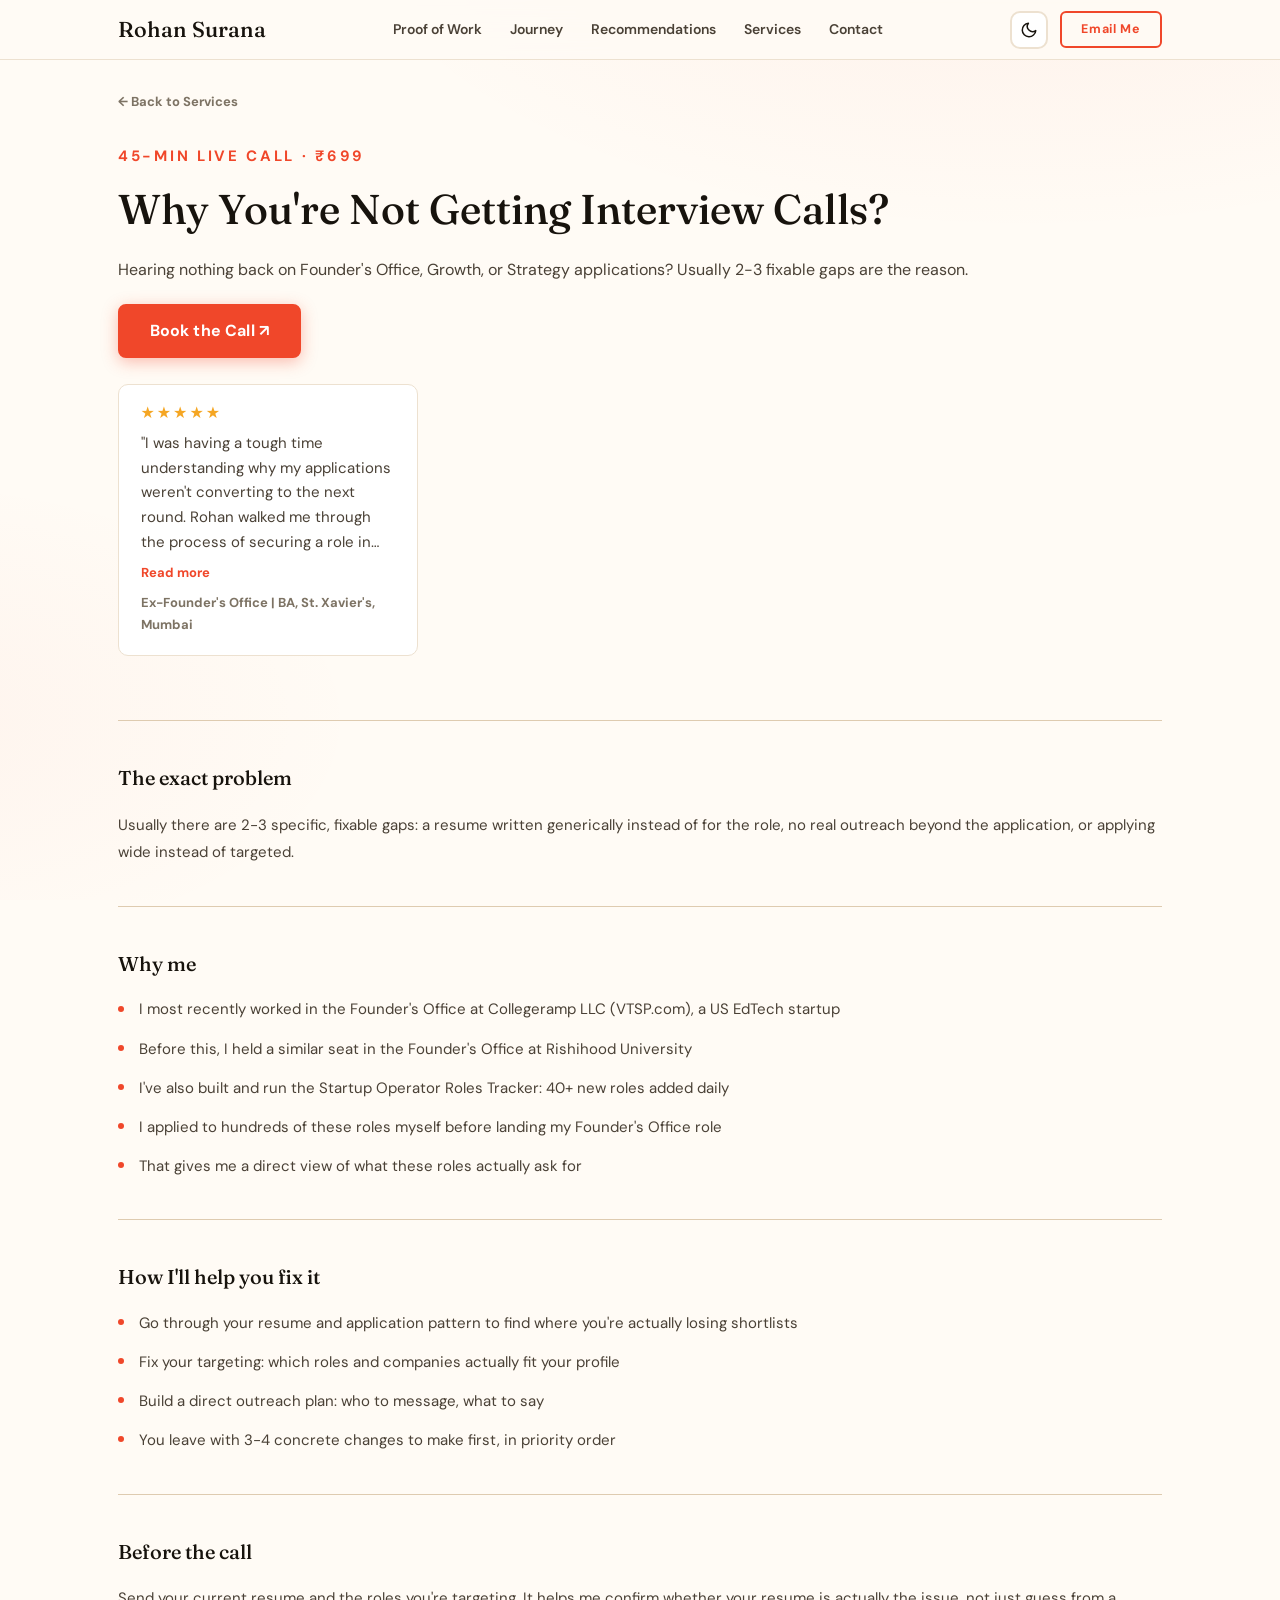
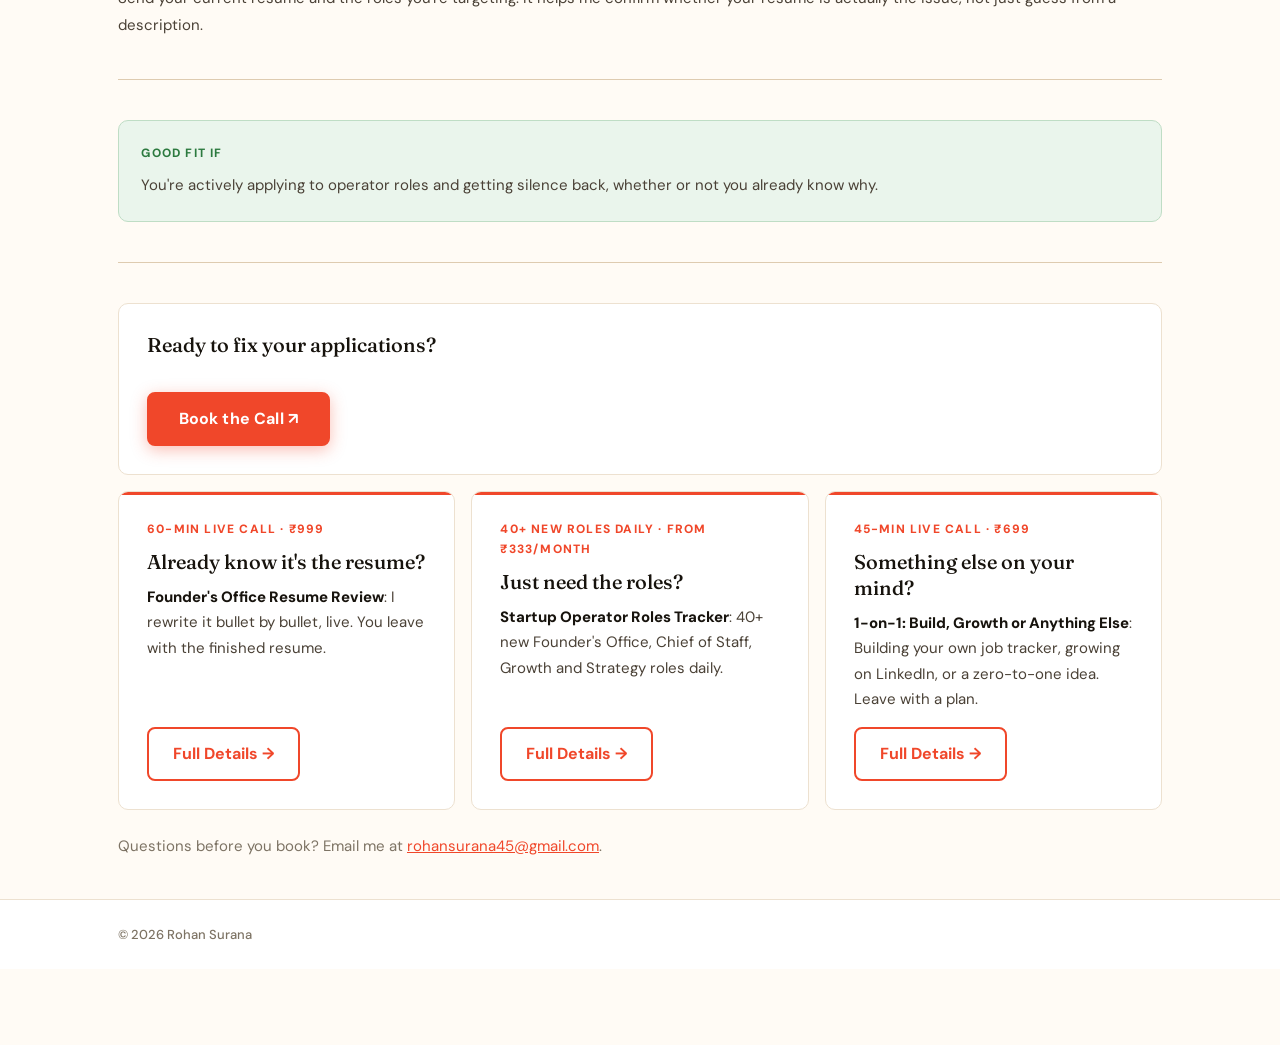
<file: services/why-you-are-not-getting-interview-calls.html>
<!DOCTYPE html>

<html lang="en">
<head>
<script>(function(){try{var t=localStorage.getItem('theme');if(!t){t=window.matchMedia('(prefers-color-scheme: dark)').matches?'dark':'light';}document.documentElement.setAttribute('data-theme',t);}catch(e){}})();</script>
<meta charset="utf-8"/>
<meta content="width=device-width, initial-scale=1.0" name="viewport"/>
<meta content="A live 45-minute audit of your resume, targeting, and outreach if you're applying to Founder's Office, Growth, or Strategy roles and hearing nothing back." name="description"/>
<title>Why You're Not Getting Interview Calls? - Rohan Surana</title>
<link href="https://rohansurana.com/services/why-you-are-not-getting-interview-calls" rel="canonical"/>
<link href="../favicon.png" rel="icon" type="image/png"/>
<link href="../apple-touch-icon.png" rel="apple-touch-icon"/>
<meta content="Why You're Not Getting Interview Calls?" property="og:title"/>
<meta content="A live 45-minute audit of your resume, targeting, and outreach if you're applying to Founder's Office, Growth, or Strategy roles and hearing nothing back." property="og:description"/>
<meta content="website" property="og:type"/>
<meta content="https://rohansurana.com/services/why-you-are-not-getting-interview-calls" property="og:url"/>
<meta content="https://rohansurana.com/og/why-you-are-not-getting-interview-calls.jpg" property="og:image"/>
<meta content="1200" property="og:image:width"/>
<meta content="630" property="og:image:height"/>
<meta content="summary_large_image" name="twitter:card"/>
<meta content="Why You're Not Getting Interview Calls?" name="twitter:title"/>
<meta content="A live 45-minute audit of your resume, targeting, and outreach if you're applying to Founder's Office, Growth, or Strategy roles and hearing nothing back." name="twitter:description"/>
<meta content="https://rohansurana.com/og/why-you-are-not-getting-interview-calls.jpg" name="twitter:image"/>
<link href="https://fonts.googleapis.com" rel="preconnect"/>
<link crossorigin="" href="https://fonts.gstatic.com" rel="preconnect"/>
<link href="https://fonts.googleapis.com/css2?family=DM+Sans:wght@400;500;600;700;800&amp;family=Fraunces:opsz,wght,SOFT@9..144,400..700,35&amp;display=swap" rel="stylesheet"/>
<link href="../style.css" rel="stylesheet"/>
<script async src="https://www.googletagmanager.com/gtag/js?id=G-7K3B4VB7D1"></script>
<script>
window.dataLayer = window.dataLayer || [];
function gtag(){dataLayer.push(arguments);}
gtag('js', new Date());
gtag('config', 'G-7K3B4VB7D1');
document.addEventListener('click', function(e){
  if (e.target.closest && e.target.closest('.PaymentButton')) {
    gtag('event', 'begin_checkout', {currency: 'INR', value: 499, items: [{item_name: 'Startup Operator Roles Tracker'}]});
  }
  var book = e.target.closest && e.target.closest('a[href*="neetocal.com"]');
  if (book) {
    gtag('event', 'book_call_click', {call_name: book.href.split('/').pop(), link_position: book.closest('.buy-bar') ? 'sticky_bar' : (book.closest('.detail-foot') ? 'bottom' : 'top'), page_path: location.pathname});
  }
  var svc = e.target.closest && e.target.closest('a[href^="/services/"]');
  if (svc) {
    gtag('event', 'service_click', {service: svc.getAttribute('href').split('/').pop(), page_path: location.pathname});
  }
});
</script>
<script type="application/ld+json">
{
  "@context": "https://schema.org",
  "@type": "Service",
  "name": "Why You're Not Getting Interview Calls?",
  "serviceType": "Career coaching call",
  "description": "A live 45-minute audit of your resume, targeting and outreach for Founder's Office, Growth and Strategy roles. You leave with 3-4 fixes.",
  "url": "https://rohansurana.com/services/why-you-are-not-getting-interview-calls",
  "image": "https://rohansurana.com/og/why-you-are-not-getting-interview-calls.jpg",
  "provider": {
    "@type": "Person",
    "name": "Rohan Surana",
    "url": "https://rohansurana.com",
    "sameAs": [
      "https://www.linkedin.com/in/rohan-surana"
    ]
  },
  "areaServed": "IN",
  "offers": {
    "@type": "Offer",
    "price": "699",
    "priceCurrency": "INR",
    "url": "https://rohansurana.com/services/why-you-are-not-getting-interview-calls",
    "availability": "https://schema.org/InStock"
  }
}
</script>
<meta name="google-site-verification" content="rSZuUws3MXjEv1-rx-bdvgYhT3SgqZwdcEEhuDSw7Ss" />
</head>
<body>
<nav>
<div class="nav-left">
<a class="nav-name" href="/">Rohan Surana</a>
</div>
<ul class="nav-links"><li><a href="/#work">Proof of Work</a></li><li><a href="/#journey">Journey</a></li><li><a href="/#recommendations">Recommendations</a></li><li><a href="/#services">Services</a></li><li><a href="/#contact">Contact</a></li></ul>
<div class="nav-right"><button aria-label="Toggle dark mode" class="theme-toggle" id="themeToggle" title="Toggle dark mode"><svg class="icon-sun" fill="none" height="18" stroke="currentColor" stroke-linecap="round" stroke-linejoin="round" stroke-width="2" viewBox="0 0 24 24" width="18"><circle cx="12" cy="12" r="4"></circle><path d="M12 2v2M12 20v2M4.93 4.93l1.41 1.41M17.66 17.66l1.41 1.41M2 12h2M20 12h2M6.34 17.66l-1.41 1.41M19.07 4.93l-1.41 1.41"></path></svg><svg class="icon-moon" fill="none" height="18" stroke="currentColor" stroke-linecap="round" stroke-linejoin="round" stroke-width="2" viewBox="0 0 24 24" width="18"><path d="M21 12.79A9 9 0 1 1 11.21 3 7 7 0 0 0 21 12.79z"></path></svg></button><a class="nav-cta" href="mailto:rohansurana45@gmail.com">Email Me</a><button aria-label="Open menu" class="hamburger" id="hamburger">☰</button></div>
</nav><div class="mobile-menu" id="mobileMenu"><a href="/#work">Proof of Work</a><a href="/#journey">Journey</a><a href="/#recommendations">Recommendations</a><a href="/#services">Services</a><a href="/#contact">Contact</a></div>

<div class="detail-wrap tracker-page">
<a class="back-link" href="/#services">← Back to Services</a>
<p class="detail-tag">45-min live call &middot; ₹699</p>
<h1 class="detail-h1">Why You're Not Getting Interview Calls?</h1>
<p class="detail-sub">Hearing nothing back on Founder's Office, Growth, or Strategy applications? Usually 2-3 fixable gaps are the reason.</p>
<div class="detail-cta">
<a class="btn-main" href="https://rohansurana.neetocal.com/why-you-are-not-getting-interview-calls" target="_blank">Book the Call ↗</a>
</div>

<div class="detail-section" style="border-top:none;padding-top:0;">
<div class="proof-row" tabindex="0" aria-label="What people say after the call">
<div class="proof-card">
<div class="proof-stars" aria-label="5 out of 5 stars">★★★★★</div>
<p class="proof-text">"I was having a tough time understanding why my applications weren't converting to the next round. Rohan walked me through the process of securing a role in Founder's Office, addressed the specific challenges I experienced, and discussed possible solutions with me. We also addressed my resume and the changes it needed. He answered all the questions I had around the resume, outreach, etc. Since then, I've been approaching this process with a new perspective, working on the solutions to my problems. <strong>I walked out with a clearer, less anxious mind</strong>, which to me is the best outcome from that call."</p>
<button class="proof-more" type="button" hidden aria-expanded="false">Read more</button>
<span>Ex-Founder's Office | BA, St. Xavier's, Mumbai</span>
</div>
</div>
</div>

<div class="detail-section">
<h2>The exact problem</h2>
<p>Usually there are 2-3 specific, fixable gaps: a resume written generically instead of for the role, no real outreach beyond the application, or applying wide instead of targeted.</p>
</div>

<div class="detail-section">
<h2>Why me</h2>
<ul>
<li>I most recently worked in the Founder's Office at Collegeramp LLC (VTSP.com), a US EdTech startup</li>
<li>Before this, I held a similar seat in the Founder's Office at Rishihood University</li>
<li>I've also built and run the Startup Operator Roles Tracker: 40+ new roles added daily</li>
<li>I applied to hundreds of these roles myself before landing my Founder's Office role</li>
<li>That gives me a direct view of what these roles actually ask for</li>
</ul>
</div>

<div class="detail-section">
<h2>How I'll help you fix it</h2>
<ul>
<li>Go through your resume and application pattern to find where you're actually losing shortlists</li>
<li>Fix your targeting: which roles and companies actually fit your profile</li>
<li>Build a direct outreach plan: who to message, what to say</li>
<li>You leave with 3-4 concrete changes to make first, in priority order</li>
</ul>
</div>

<div class="detail-section">
<h2>Before the call</h2>
<p>Send your current resume and the roles you're targeting. It helps me confirm whether your resume is actually the issue, not just guess from a description.</p>
</div>

<div class="detail-section">
<div class="fit-card fit-yes">
<h3>Good fit if</h3>
<p>You're actively applying to operator roles and getting silence back, whether or not you already know why.</p>
</div>
</div>

<div class="detail-foot">
<div class="detail-foot-card">
<p class="pow-title">Ready to fix your applications?</p>
<div class="svc-actions" style="margin-top:0;">
<a class="btn-main" href="https://rohansurana.neetocal.com/why-you-are-not-getting-interview-calls" target="_blank">Book the Call ↗</a>
</div>
</div>

<div class="detail-cross">
<p class="cross-eyebrow">60-min live call &middot; ₹999</p>
<p class="cross-title">Already know it's the resume?</p>
<p class="cross-text"><strong>Founder's Office Resume Review</strong>: I rewrite it bullet by bullet, live. You leave with the finished resume.</p>
<div class="svc-actions" style="margin-top:0.25rem;"><a class="btn-line" href="/services/founders-office-resume-review">Full Details →</a></div>
</div>
<div class="detail-cross">
<p class="cross-eyebrow">40+ new roles daily &middot; from ₹333/month</p>
<p class="cross-title">Just need the roles?</p>
<p class="cross-text"><strong>Startup Operator Roles Tracker</strong>: 40+ new Founder's Office, Chief of Staff, Growth and Strategy roles daily.</p>
<div class="svc-actions" style="margin-top:0.25rem;"><a class="btn-line" href="/services/startup-operator-roles-tracker">Full Details →</a></div>
</div>
<div class="detail-cross">
<p class="cross-eyebrow">45-min live call &middot; ₹699</p>
<p class="cross-title">Something else on your mind?</p>
<p class="cross-text"><strong>1-on-1: Build, Growth or Anything Else</strong>: Building your own job tracker, growing on LinkedIn, or a zero-to-one idea. Leave with a plan.</p>
<div class="svc-actions" style="margin-top:0.25rem;"><a class="btn-line" href="/services/build-growth-anything-else">Full Details →</a></div>
</div>
</div>
<p class="detail-foot-note" style="margin-top:1.5rem;">Questions before you book? Email me at <a href="mailto:rohansurana45@gmail.com" style="color:var(--accent);text-decoration:underline;">rohansurana45@gmail.com</a>.</p>
</div>

<footer><p>© 2026 Rohan Surana</p></footer>
<div class="buy-bar" id="buyBar" aria-hidden="true" inert>
<p class="buy-bar-price">₹699<span> &middot; 45-min live call</span></p>
<a class="btn-main" href="https://rohansurana.neetocal.com/why-you-are-not-getting-interview-calls" target="_blank">Book the Call ↗</a>
</div>
<script src="../buy-bar.js"></script>
<script>
const hamburger=document.getElementById('hamburger');
const mobileMenu=document.getElementById('mobileMenu');
if(hamburger&&mobileMenu){
hamburger.onclick=()=>{mobileMenu.classList.toggle('active');hamburger.textContent=mobileMenu.classList.contains('active')?'✕':'☰';hamburger.setAttribute('aria-label',mobileMenu.classList.contains('active')?'Close menu':'Open menu');};
document.querySelectorAll('.mobile-menu a').forEach(a=>a.onclick=()=>{mobileMenu.classList.remove('active');hamburger.textContent='☰';hamburger.setAttribute('aria-label','Open menu');});
}
const themeToggle=document.getElementById('themeToggle');
if(themeToggle){
themeToggle.onclick=()=>{
  const cur=document.documentElement.getAttribute('data-theme')||'light';
  const next=cur==='dark'?'light':'dark';
  document.documentElement.setAttribute('data-theme',next);
  try{localStorage.setItem('theme',next);}catch(e){}
};
}
document.querySelectorAll('.proof-card').forEach(card=>{
  const text=card.querySelector('.proof-text'), btn=card.querySelector('.proof-more');
  if(!text||!btn) return;
  if(text.scrollHeight>text.clientHeight+1){
    btn.hidden=false;
    btn.onclick=()=>{
      const on=text.classList.toggle('expanded');
      btn.textContent=on?'Show less':'Read more';
      btn.setAttribute('aria-expanded',on);
    };
  }
});
</script></body></html>
</file>
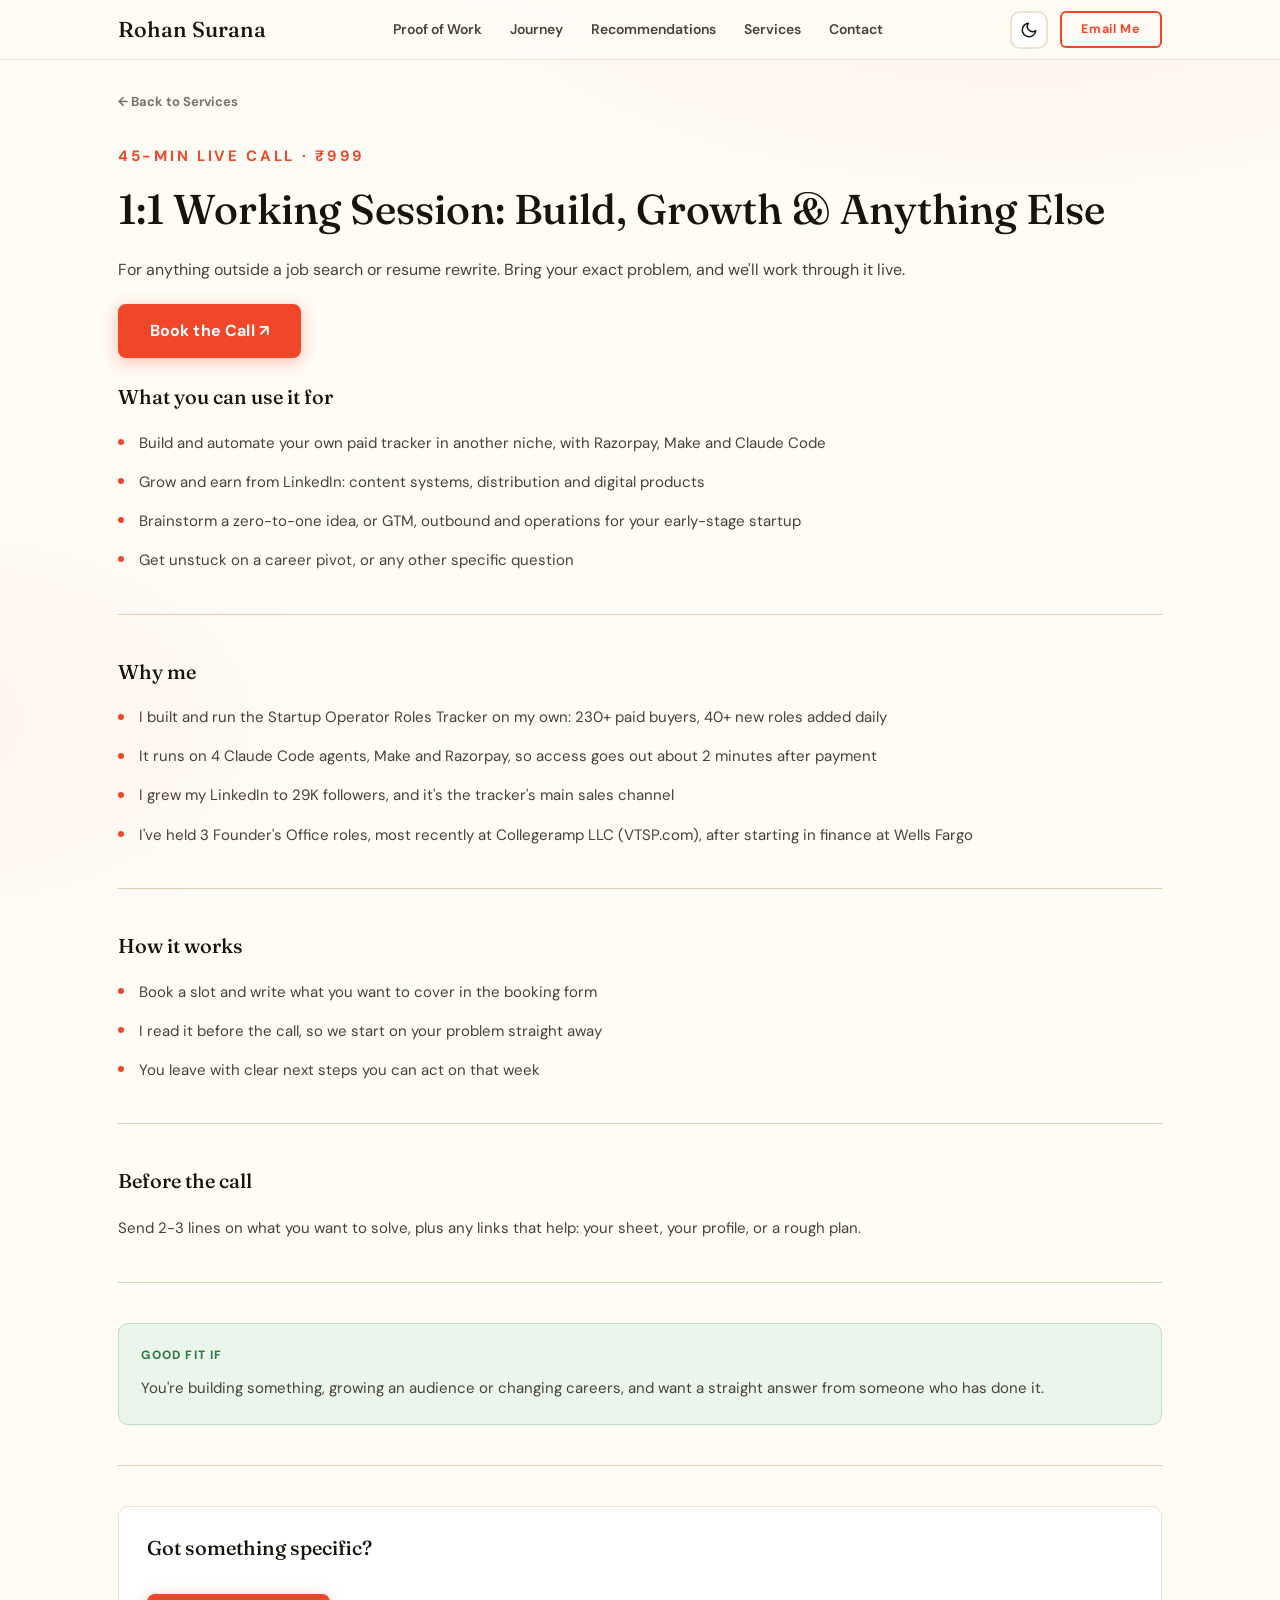
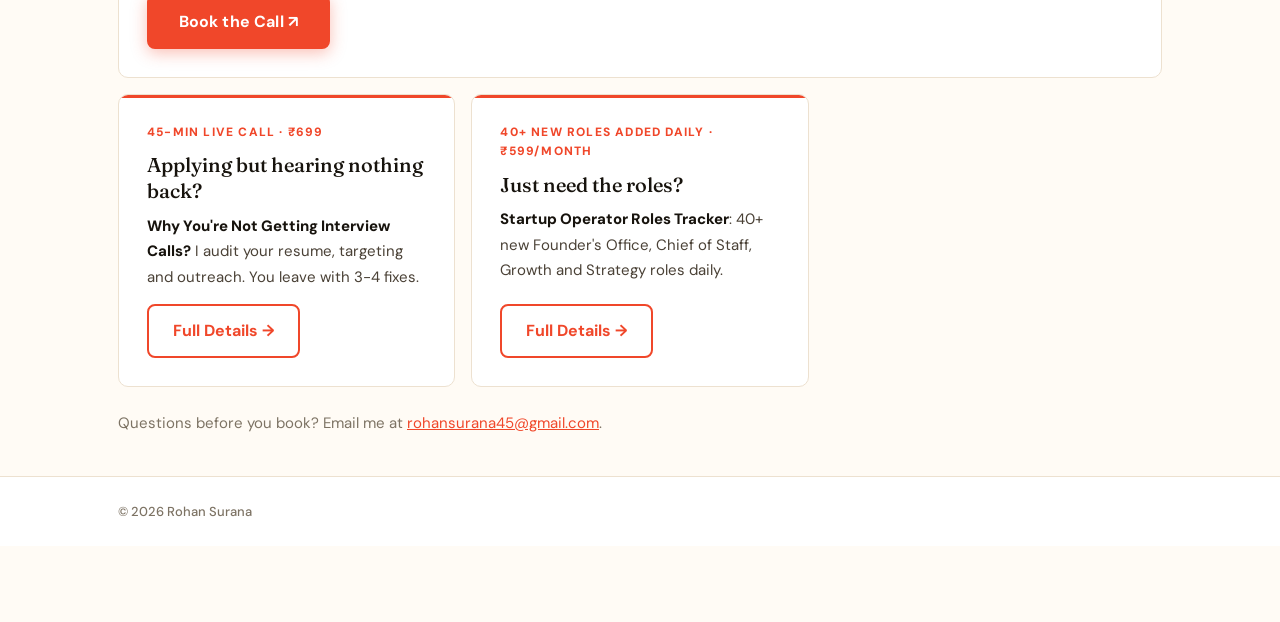
<file: services/working-session.html>
<!DOCTYPE html>

<html lang="en">
<head>
<script>(function(){try{var t=localStorage.getItem('theme');if(!t){t=window.matchMedia('(prefers-color-scheme: dark)').matches?'dark':'light';}document.documentElement.setAttribute('data-theme',t);}catch(e){}})();</script>
<meta charset="utf-8"/>
<meta content="width=device-width, initial-scale=1.0" name="viewport"/>
<meta content="A live 45-minute working session for anything outside a job search or resume rewrite: building and automating a paid tracker in your niche, growing on LinkedIn, or a zero-to-one idea." name="description"/>
<title>1:1 Working Session: Build, Growth &amp; Anything Else - Rohan Surana</title>
<link href="https://rohansurana.com/services/working-session" rel="canonical"/>
<link href="../favicon.png" rel="icon" type="image/png"/>
<link href="../apple-touch-icon.png" rel="apple-touch-icon"/>
<meta content="1:1 Working Session: Build, Growth &amp; Anything Else" property="og:title"/>
<meta content="A live 45-minute working session for anything outside a job search or resume rewrite: building and automating a paid tracker in your niche, growing on LinkedIn, or a zero-to-one idea." property="og:description"/>
<meta content="website" property="og:type"/>
<meta content="https://rohansurana.com/services/working-session" property="og:url"/>
<meta content="https://rohansurana.com/preview.png" property="og:image"/>
<meta content="1200" property="og:image:width"/>
<meta content="630" property="og:image:height"/>
<meta content="summary_large_image" name="twitter:card"/>
<meta content="1:1 Working Session: Build, Growth &amp; Anything Else" name="twitter:title"/>
<meta content="A live 45-minute working session for anything outside a job search or resume rewrite: building and automating a paid tracker in your niche, growing on LinkedIn, or a zero-to-one idea." name="twitter:description"/>
<meta content="https://rohansurana.com/preview.png" name="twitter:image"/>
<link href="https://fonts.googleapis.com" rel="preconnect"/>
<link crossorigin="" href="https://fonts.gstatic.com" rel="preconnect"/>
<link href="https://fonts.googleapis.com/css2?family=DM+Sans:wght@400;500;600;700;800&amp;family=Fraunces:opsz,wght,SOFT@9..144,400..700,35&amp;display=swap" rel="stylesheet"/>
<link href="../style.css" rel="stylesheet"/>
<script async src="https://www.googletagmanager.com/gtag/js?id=G-7K3B4VB7D1"></script>
<script>
window.dataLayer = window.dataLayer || [];
function gtag(){dataLayer.push(arguments);}
gtag('js', new Date());
gtag('config', 'G-7K3B4VB7D1');
document.addEventListener('click', function(e){
  if (e.target.closest && e.target.closest('.PaymentButton')) {
    gtag('event', 'begin_checkout', {currency: 'INR', value: 599, items: [{item_name: 'Startup Operator Roles Tracker'}]});
  }
});
</script>
<meta name="google-site-verification" content="rSZuUws3MXjEv1-rx-bdvgYhT3SgqZwdcEEhuDSw7Ss" />
</head>
<body>
<nav>
<div class="nav-left">
<a class="nav-name" href="/">Rohan Surana</a>
</div>
<ul class="nav-links"><li><a href="/#work">Proof of Work</a></li><li><a href="/#journey">Journey</a></li><li><a href="/#recommendations">Recommendations</a></li><li><a href="/#services">Services</a></li><li><a href="/#contact">Contact</a></li></ul>
<div class="nav-right"><button aria-label="Toggle dark mode" class="theme-toggle" id="themeToggle" title="Toggle dark mode"><svg class="icon-sun" fill="none" height="18" stroke="currentColor" stroke-linecap="round" stroke-linejoin="round" stroke-width="2" viewBox="0 0 24 24" width="18"><circle cx="12" cy="12" r="4"></circle><path d="M12 2v2M12 20v2M4.93 4.93l1.41 1.41M17.66 17.66l1.41 1.41M2 12h2M20 12h2M6.34 17.66l-1.41 1.41M19.07 4.93l-1.41 1.41"></path></svg><svg class="icon-moon" fill="none" height="18" stroke="currentColor" stroke-linecap="round" stroke-linejoin="round" stroke-width="2" viewBox="0 0 24 24" width="18"><path d="M21 12.79A9 9 0 1 1 11.21 3 7 7 0 0 0 21 12.79z"></path></svg></button><a class="nav-cta" href="mailto:rohansurana45@gmail.com">Email Me</a><button aria-label="Open menu" class="hamburger" id="hamburger">☰</button></div>
</nav><div class="mobile-menu" id="mobileMenu"><a href="/#work">Proof of Work</a><a href="/#journey">Journey</a><a href="/#recommendations">Recommendations</a><a href="/#services">Services</a><a href="/#contact">Contact</a></div>

<div class="detail-wrap tracker-page">
<a class="back-link" href="/#services">← Back to Services</a>
<p class="detail-tag">45-min live call &middot; ₹999</p>
<h1 class="detail-h1">1:1 Working Session: Build, Growth &amp; Anything Else</h1>
<p class="detail-sub">For anything outside a job search or resume rewrite. Bring your exact problem, and we'll work through it live.</p>
<div class="detail-cta">
<a class="btn-main" href="https://rohansurana.neetocal.com/working-session" target="_blank">Book the Call ↗</a>
</div>

<div class="detail-section" style="border-top:none;padding-top:0;">
<h2>What you can use it for</h2>
<ul>
<li>Build and automate your own paid tracker in another niche, with Razorpay, Make and Claude Code</li>
<li>Grow and earn from LinkedIn: content systems, distribution and digital products</li>
<li>Brainstorm a zero-to-one idea, or GTM, outbound and operations for your early-stage startup</li>
<li>Get unstuck on a career pivot, or any other specific question</li>
</ul>
</div>

<div class="detail-section">
<h2>Why me</h2>
<ul>
<li>I built and run the Startup Operator Roles Tracker on my own: 230+ paid buyers, 40+ new roles added daily</li>
<li>It runs on 4 Claude Code agents, Make and Razorpay, so access goes out about 2 minutes after payment</li>
<li>I grew my LinkedIn to 29K followers, and it's the tracker's main sales channel</li>
<li>I've held 3 Founder's Office roles, most recently at Collegeramp LLC (VTSP.com), after starting in finance at Wells Fargo</li>
</ul>
</div>

<div class="detail-section">
<h2>How it works</h2>
<ul>
<li>Book a slot and write what you want to cover in the booking form</li>
<li>I read it before the call, so we start on your problem straight away</li>
<li>You leave with clear next steps you can act on that week</li>
</ul>
</div>

<div class="detail-section">
<h2>Before the call</h2>
<p>Send 2-3 lines on what you want to solve, plus any links that help: your sheet, your profile, or a rough plan.</p>
</div>

<div class="detail-section">
<div class="fit-card fit-yes">
<h3>Good fit if</h3>
<p>You're building something, growing an audience or changing careers, and want a straight answer from someone who has done it.</p>
</div>
</div>

<div class="detail-foot">
<div class="detail-foot-card">
<p class="pow-title">Got something specific?</p>
<div class="svc-actions" style="margin-top:0;">
<a class="btn-main" href="https://rohansurana.neetocal.com/working-session" target="_blank">Book the Call ↗</a>
</div>
</div>

<div class="detail-cross">
<p class="cross-eyebrow">45-min live call &middot; ₹699</p>
<p class="cross-title">Applying but hearing nothing back?</p>
<p class="cross-text"><strong>Why You're Not Getting Interview Calls?</strong> I audit your resume, targeting and outreach. You leave with 3-4 fixes.</p>
<div class="svc-actions" style="margin-top:0.25rem;"><a class="btn-line" href="/services/why-you-are-not-getting-interview-calls">Full Details →</a></div>
</div>
<div class="detail-cross">
<p class="cross-eyebrow">40+ new roles added daily &middot; ₹599/month</p>
<p class="cross-title">Just need the roles?</p>
<p class="cross-text"><strong>Startup Operator Roles Tracker</strong>: 40+ new Founder's Office, Chief of Staff, Growth and Strategy roles daily.</p>
<div class="svc-actions" style="margin-top:0.25rem;"><a class="btn-line" href="/services/startup-operator-roles-tracker">Full Details →</a></div>
</div>
</div>
<p class="detail-foot-note" style="margin-top:1.5rem;">Questions before you book? Email me at <a href="mailto:rohansurana45@gmail.com" style="color:var(--accent);text-decoration:underline;">rohansurana45@gmail.com</a>.</p>
</div>

<footer><p>© 2026 Rohan Surana</p></footer>
<div class="buy-bar" id="buyBar" aria-hidden="true" inert>
<p class="buy-bar-price">₹999<span>/45-min call</span></p>
<a class="btn-main" href="https://rohansurana.neetocal.com/working-session" target="_blank">Book the Call ↗</a>
</div>
<script src="../buy-bar.js"></script>
<script>
const hamburger=document.getElementById('hamburger');
const mobileMenu=document.getElementById('mobileMenu');
if(hamburger&&mobileMenu){
hamburger.onclick=()=>{mobileMenu.classList.toggle('active');hamburger.textContent=mobileMenu.classList.contains('active')?'✕':'☰';hamburger.setAttribute('aria-label',mobileMenu.classList.contains('active')?'Close menu':'Open menu');};
document.querySelectorAll('.mobile-menu a').forEach(a=>a.onclick=()=>{mobileMenu.classList.remove('active');hamburger.textContent='☰';hamburger.setAttribute('aria-label','Open menu');});
}
const themeToggle=document.getElementById('themeToggle');
if(themeToggle){
themeToggle.onclick=()=>{
  const cur=document.documentElement.getAttribute('data-theme')||'light';
  const next=cur==='dark'?'light':'dark';
  document.documentElement.setAttribute('data-theme',next);
  try{localStorage.setItem('theme',next);}catch(e){}
};
}
document.querySelectorAll('.proof-card').forEach(card=>{
  const text=card.querySelector('.proof-text'), btn=card.querySelector('.proof-more');
  if(!text||!btn) return;
  if(text.scrollHeight>text.clientHeight+1){
    btn.hidden=false;
    btn.onclick=()=>{
      const on=text.classList.toggle('expanded');
      btn.textContent=on?'Show less':'Read more';
      btn.setAttribute('aria-expanded',on);
    };
  }
});
</script></body></html>
</file>
<file: style.css>
*, *::before, *::after { box-sizing: border-box; margin: 0; padding: 0; }

:root {
  /* Background system - bright warm ivory (light mode) */
  --bg: #FFFBF5;
  --bg-rgb: 255, 251, 245;
  --bg2: #F9F1E6;
  --bg3: #F2E8D8;
  --card-bg: #FFFFFF;

  /* Text - warm high-contrast */
  --ink: #17130D;
  --ink2: #4A4136;
  --ink3: #7D7364;

  /* Single bold accent - vivid coral-red */
  --accent: #F0472A;
  --accent-rgb: 240, 71, 42;
  --accent2: #F0472A;
  --accent-light: #FFE4DB;
  --accent-glow: rgba(240, 71, 42, 0.14);

  /* Kept as aliases so nothing else in the sheet needs touching */
  --gold: #F0472A;
  --gold-light: #FFE4DB;
  --coral: #F0472A;
  --coral-light: #FFE4DB;

  /* Border */
  --border: #EDE1D0;
  --rule: #DECBB0;

  --serif: 'Fraunces', Georgia, serif;
  --sans: 'DM Sans', system-ui, sans-serif;

  /* Layout: one content container for every page. --edge is the side padding
     that lines full-width bands (nav, hero, dividers, footer) up with it. */
  --container-max: 1140px;
  --gutter: 48px;
  --edge: max(var(--gutter), calc((100% - var(--container-max)) / 2 + var(--gutter)));
}
/* one spacing system for every page: between sections, between blocks inside a section, between cards */
:root { --space-section: 2.5rem; --space-block: 2rem; --space-card: 1rem; }
@media (max-width: 860px) { :root { --gutter: 24px; --space-section: 2rem; --space-block: 1.5rem; } }

:root[data-theme="dark"] {
  --bg: #17120D;
  --bg-rgb: 23, 18, 13;
  --bg2: #1E1811;
  --bg3: #251E15;
  --card-bg: #1C1712;

  --ink: #FBF3EA;
  --ink2: #D4C7B8;
  --ink3: #9C8E7C;

  --accent: #FF6B4D;
  --accent-rgb: 255, 107, 77;
  --accent2: #FF6B4D;
  --accent-light: #3D2018;
  --accent-glow: rgba(255, 107, 77, 0.18);

  --gold: #FF6B4D;
  --gold-light: #3D2018;
  --coral: #FF6B4D;
  --coral-light: #3D2018;

  --border: #332920;
  --rule: #4A3D31;
}

html { scroll-behavior: smooth; scroll-padding-top: 60px; }

body {
  background: var(--bg);
  color: var(--ink);
  font-family: var(--sans);
  font-size: 16px;
  line-height: 1.65;
  overflow-x: hidden;
  transition: background-color 0.3s ease, color 0.3s ease;
  /* Subtle single-hue texture */
  background-image:
    radial-gradient(ellipse 90% 60% at 80% -10%, rgba(var(--accent-rgb), 0.06) 0%, transparent 60%),
    radial-gradient(ellipse 70% 50% at -10% 80%, rgba(var(--accent-rgb), 0.04) 0%, transparent 55%);
  background-attachment: fixed;
}

::selection { background: var(--accent-light); color: var(--ink); }

/* NAV */
nav {
  position: fixed; top: 0; left: 0; right: 0; z-index: 100;
  display: flex; justify-content: space-between; align-items: center;
  padding: 0 var(--edge); height: 60px;
  background: rgba(var(--bg-rgb), 0.85);
  transition: background-color 0.3s ease, border-color 0.3s ease;
  border-bottom: 1px solid var(--border);
  backdrop-filter: blur(14px);
}
.nav-left { display: flex; align-items: center; gap: 1rem; }
.nav-name { font-family: var(--serif); font-size: 1.35rem; font-weight: 500; color: var(--ink); text-decoration: none; }
.nav-links { display: flex; gap: 1.75rem; list-style: none; }
.nav-links a { font-size: 0.875rem; font-weight: 600; color: var(--ink2); text-decoration: none; transition: color 0.2s; white-space: nowrap; }
.nav-links a:hover { color: var(--accent); }
.nav-cta {
  font-size: 0.78rem; font-weight: 700; letter-spacing: 0.05em;
  background: var(--accent);
  color: #fff; padding: 0.5rem 1.35rem;
  text-decoration: none; border-radius: 6px;
  transition: transform 0.15s, box-shadow 0.2s;
  box-shadow: 0 3px 12px rgba(var(--accent-rgb), 0.35);
  flex-shrink: 0;
}
.nav-cta:hover { transform: translateY(-1px); box-shadow: 0 6px 18px rgba(var(--accent-rgb), 0.4); }
.theme-toggle {
  display: inline-flex; align-items: center; justify-content: center;
  width: 38px; height: 38px; border-radius: 10px; flex-shrink: 0;
  background: var(--card-bg); border: 2px solid var(--border); color: var(--ink);
  cursor: pointer; transition: all 0.2s;
}
.theme-toggle:hover { border-color: var(--accent); color: var(--accent); }
.theme-toggle .icon-sun { display: none; }
.theme-toggle .icon-moon { display: block; }
:root[data-theme="dark"] .theme-toggle .icon-sun { display: block; }
:root[data-theme="dark"] .theme-toggle .icon-moon { display: none; }
.nav-right{display:flex;align-items:center;gap:12px;}
.hamburger{display:none;width:42px;height:42px;border:none;border-radius:8px;background:var(--card-bg);font-size:24px;cursor:pointer;color:var(--ink);box-shadow:0 2px 10px rgba(0,0,0,.08);}
.mobile-menu{position:fixed;top:60px;left:0;right:0;background:rgba(var(--bg-rgb),.97);backdrop-filter:blur(16px);display:flex;flex-direction:column;padding:18px;gap:14px;border-bottom:1px solid var(--border);transform:translateY(-120%);transition:transform .3s ease, background-color .3s ease;z-index:99;}
.mobile-menu.active{transform:translateY(0);}
.mobile-menu a{text-decoration:none;color:var(--ink);font-weight:700;padding:12px 0;border-bottom:1px solid var(--border);}


/* narrow desktop windows (861-1023px): slightly smaller top bar so name, links and buttons don't touch */
@media (min-width: 861px) and (max-width: 1023px) {
  .nav-name { font-size: 1.15rem; }
  .nav-links { gap: 1.1rem; }
  .nav-links a { font-size: 0.8rem; }
}

/* HERO */
.hero {
  min-height: 100vh;
  display: grid; grid-template-columns: 1fr 1fr;
  grid-template-areas: "top photo" "bottom photo";
  padding: 60px var(--edge) 0;
  column-gap: 4rem; row-gap: 0; align-items: center;
  position: relative;
}
.hero-left-top { grid-area: top; padding: 4rem 0 0; }
.hero-left-bottom { grid-area: bottom; padding: 0 0 4rem; }
.hero-right {
  grid-area: photo;
  padding: 4rem 0 4rem 4rem;
  border-left: 1px solid var(--border);
}
.hero-tag {
  display: inline-flex; align-items: center; gap: 0.5rem;
  font-size: 0.9375rem; font-weight: 700; letter-spacing: 0.18em; text-transform: uppercase;
  color: var(--accent); margin-bottom: 1.75rem;
  opacity: 0; animation: fadeUp 0.5s ease forwards 0.05s;
}
.hero-tag::before { content: ''; width: 6px; height: 6px; background: var(--accent); border-radius: 50%; }

.hero-h1 {
  font-family: var(--serif);
  font-size: clamp(2.4rem, 4vw, 4rem);
  font-weight: 500; line-height: 1.1; letter-spacing: -0.02em;
  color: var(--ink); margin-bottom: 1.75rem;
  opacity: 0; animation: fadeUp 0.5s ease forwards 0.1s;
}
.hero-h1 em {
  font-style: italic;
  color: var(--accent);
}
.hero-sub {
  font-size: 1rem; font-weight: 400; color: var(--ink2); line-height: 1.8;
  margin-bottom: 2.5rem;
  opacity: 0; animation: fadeUp 0.5s ease forwards 0.15s;
}
.hero-actions {
  display: flex; gap: 1rem; align-items: center; flex-wrap: wrap;
  opacity: 0; animation: fadeUp 0.5s ease forwards 0.2s;
}
.btn-main {
  background: var(--accent);
  color: #fff;
  padding: 0.85rem 1.85rem; font-family: var(--sans);
  font-size: 1rem; font-weight: 700; line-height: 1.452; /* 16px text, same 54px height as the old 14px one */
  text-decoration: none; border-radius: 8px;
  border: 2px solid var(--accent); /* same 54px height as the outlined buttons */
  transition: transform 0.15s, box-shadow 0.2s;
  box-shadow: 0 4px 16px rgba(var(--accent-rgb), 0.35);
  letter-spacing: 0.01em;
}
.btn-main:hover { transform: translateY(-2px); box-shadow: 0 8px 24px rgba(var(--accent-rgb), 0.4); }

.btn-line {
  font-size: 1rem; font-weight: 700; line-height: 1.452; color: var(--ink);
  text-decoration: none;
  padding: 0.85rem 1.5rem;
  border: 2px solid var(--border);
  border-radius: 8px;
  transition: all 0.2s;
  background: var(--card-bg);
  display: inline-block;
}
.btn-line:hover { border-color: var(--accent); color: var(--accent); background: var(--accent-light); }

.btn-icon {
  display: inline-flex; align-items: center; justify-content: center;
  width: 46px; height: 46px; border-radius: 10px; flex-shrink: 0;
  background: var(--card-bg); border: 2px solid var(--border); color: var(--ink);
  transition: all 0.2s;
}
.btn-icon:hover { border-color: var(--accent); color: var(--accent); background: var(--accent-light); }

/* HERO PHOTO - replaces the old 4-box stat grid */
.hero-photo {
  position: relative;
  width: 82%;
  max-width: 360px;
  margin: 0 0 2rem auto;
  border-radius: 18px;
  overflow: hidden;
  opacity: 0; animation: fadeUp 0.5s ease forwards 0.1s;
  background: var(--accent);
  padding: 5px;
  box-shadow: 0 24px 60px rgba(13,10,6,0.16), 0 6px 20px rgba(var(--accent-rgb), 0.18);
  aspect-ratio: 4 / 5;
}
/* desktop: photo fills its column (~425px) so it balances the text; phones keep the 82% / 360px size */
@media (min-width: 861px) { .hero-photo { width: 100%; max-width: none; } }
.hero-photo img {
  width: 100%; height: 100%;
  object-fit: cover;
  border-radius: 14px;
  display: block;
}

.hero-actions .btn-line { background: var(--card-bg); }
/* hero + contact-card buttons share the 46px icon-box height */
.hero-actions .btn-line, .contact-card-links .btn-line { display: inline-flex; align-items: center; height: 46px; padding-top: 0; padding-bottom: 0; }

/* roles line (hero + contact) and bold proof sentence in hero-sub */
.hero-sub strong { font-weight: 700; color: var(--ink); }
/* proof stat under the hero paragraph */
.hero-stat { display: flex; align-items: center; gap: 0.9rem; opacity: 0; animation: fadeUp 0.5s ease forwards 0.15s; }
.hero-stat-num { font-family: var(--serif); font-weight: 500; font-size: 2.6rem; line-height: 1; color: var(--accent); flex-shrink: 0; }
.hero-stat-label { font-size: 1rem; line-height: 1.45; color: var(--ink2); max-width: 260px; }
/* hero vertical rhythm: keep both rows together (no stretch to 100vh), then
   ~2rem between groups, 1.5rem before the roles line */
.hero { align-content: center; }
.hero-h1 { margin-bottom: 2rem; }
.hero-left-bottom .hero-sub { margin-bottom: 1.25rem; }
.hero-left-bottom .hero-stat { margin-bottom: 2.25rem; }


/* short desktop/laptop screens (e.g. 1366x768, 150% scaling): fit pitch, buttons and the whole photo on the first screen */
@media (min-width: 861px) and (max-height: 760px) {
  .hero-left-top { padding-top: 1.5rem; }
  .hero-left-bottom { padding-bottom: 2rem; }
  .hero-tag { margin-bottom: 1rem; }
  .hero-h1 { font-size: min(4vw, 7.5vh); margin-bottom: 1.25rem; }
  .hero-left-bottom .hero-sub { margin-bottom: 1.25rem; }
  .hero-left-bottom .hero-stat { margin-bottom: 1.25rem; }
  .hero-right { padding-top: 1.5rem; padding-bottom: 2rem; }
  .hero-photo { width: min(100%, calc((100vh - 175px) * 0.8)); margin-bottom: 0; }
}

/* SECTIONS */
.section-divider { height: 1px; background: var(--rule); margin: 0 var(--edge); }
.section { padding: var(--space-section) var(--gutter); max-width: var(--container-max); margin: 0 auto; }
.s-label {
  font-size: 0.9375rem; font-weight: 800; letter-spacing: 0.18em; text-transform: uppercase;
  color: var(--accent); display: flex; align-items: center; gap: 0.75rem; margin-bottom: 1.5rem;
}
h2.s-label { margin-top: 0; font-family: inherit; line-height: inherit; }
.s-label::before { content: ''; width: 36px; height: 2px; background: linear-gradient(90deg, var(--accent), var(--coral)); flex-shrink: 0; }

/* WHAT I SOLVE */
.solve-intro {
  font-family: var(--serif); font-size: clamp(1.5rem, 2.5vw, 2.1rem);
  font-weight: 500; line-height: 1.35;
  color: var(--ink); margin-bottom: var(--space-block);
}
/* SERVICES */
.svc-primary { transition: box-shadow 0.25s, transform 0.25s, border-color 0.25s; }
.svc-primary:hover { box-shadow: 0 12px 40px rgba(var(--accent-rgb), 0.12); transform: translateY(-3px); border-color: rgba(var(--accent-rgb), 0.3); }
.svc-primary .pow-title { margin-bottom: 0.85rem; }
.svc-primary .pow-body { margin-bottom: 1.5rem; }
.svc-actions { display: flex; gap: 1rem; flex-wrap: wrap; margin-top: 1.5rem; align-items: center; }
/* Razorpay Payment Button override — theirs ships with 0 padding and a fixed 40px height.
   Razorpay's own internal content (icon + 2 lines of text) already carries its own padding,
   so 0.35rem (not the usual 0.85rem) lands this at ~50.5px, matching .btn-main's real 50.4px. */
a.PaymentButton {
  height: auto !important;
  padding: 0.45rem 1.5rem !important;
  border-radius: 8px !important;
  font-size: 0.88rem !important;
  box-sizing: border-box !important;
  background: var(--accent) !important;
  border-color: var(--accent) !important;
}
a.PaymentButton::before { display: none !important; }
/* Razorpay button text in the site font instead of Razorpay's italic Muli (CSS only, button code untouched) */
a.PaymentButton, a.PaymentButton * { font-family: var(--sans) !important; font-style: normal !important; }
a.PaymentButton .PaymentButton-text { font-weight: 700 !important; font-size: 16px !important; }
.svc-origin {
  font-size: 0.85rem; color: var(--ink2); line-height: 1.7; font-style: italic;
  margin: 0 0 2.5rem; padding: 1.25rem 1.5rem; border-left: 3px solid var(--accent);
  background: var(--accent-light); border-radius: 0 10px 10px 0;
}
.svc-direct { display: flex; align-items: center; gap: 0.85rem; margin-top: var(--space-block); }
.svc-direct .btn-icon { width: 40px; height: 40px; }
.svc-direct-label { font-size: 0.9375rem; font-weight: 600; color: var(--ink3); }
.pow-title a { color: inherit; text-decoration: none; }
.pow-title a:hover { color: var(--accent); }

/* JOURNEY */
.journey-pull {
  font-family: var(--serif); font-size: clamp(1.4rem, 2.2vw, 2rem);
  font-weight: 500; line-height: 1.45;
  color: var(--ink); margin-bottom: var(--space-block);
  padding-left: 2rem; border-left: 3px solid var(--accent);
}
.journey-pull em {
  font-style: italic;
  background: linear-gradient(135deg, var(--accent), var(--coral));
  -webkit-background-clip: text;
  -webkit-text-fill-color: transparent;
  background-clip: text;
}

.tl { display: flex; flex-direction: column; }
.tl-item {
  display: grid; grid-template-columns: 180px 1fr;
  gap: 2.5rem; padding: var(--space-block) 0;
  border-top: 1px solid var(--border);
}
.tl-item:last-child { border-bottom: none; }
.tl-date { font-size: 0.75rem; font-weight: 700; letter-spacing: 0.08em; text-transform: uppercase; color: var(--accent); margin-bottom: 0.35rem; }
.tl-org { font-size: 0.9rem; font-weight: 700; color: var(--ink); }
.tl-role { font-size: 0.8125rem; color: var(--ink3); margin-top: 0.2rem; font-weight: 500; }
.tl-heading { font-family: var(--serif); font-size: 1.25rem; font-weight: 500; color: var(--ink); margin-bottom: 0.65rem; line-height: 1.3; }
.tl-desc { font-size: 0.88rem; color: var(--ink2); line-height: 1.8; font-weight: 400; }
div.tl-desc { font-size: inherit; color: inherit; line-height: inherit; font-weight: inherit; }
.tl-badge {
  display: inline-flex; align-items: center; gap: 0.4rem;
  font-size: 0.7rem; font-weight: 800; letter-spacing: 0.07em; text-transform: uppercase;
  background: var(--accent);
  color: #fff; padding: 5px 13px; border-radius: 100px;
  margin-bottom: 0.85rem;
  box-shadow: 0 2px 10px rgba(var(--accent-rgb), 0.3);
}
.journey-close {
  font-family: var(--serif); font-style: italic; font-size: 1.05rem; color: var(--ink2);
  margin-top: 0; padding-top: var(--space-block); border-top: 1px solid var(--border);
}

/* MOAT - The Hard Part */
.tl-item.moat {
  background: rgba(var(--accent-rgb), 0.06);
  margin: 0 calc(-1 * var(--gutter)); padding: 2.5rem var(--gutter);
  border-left: 3px solid var(--accent);
  border-top: none; border-bottom: none;
  position: relative; overflow: hidden;
}
.tl-item.moat::before {
  content: 'THE MOAT';
  position: absolute; top: 1.5rem; right: 2.5rem;
  font-size: 0.62rem; font-weight: 900; letter-spacing: 0.25em;
  color: var(--accent); opacity: 0.4;
}
.tl-item.moat .tl-heading {
  background: linear-gradient(135deg, var(--accent), var(--coral));
  -webkit-background-clip: text;
  -webkit-text-fill-color: transparent;
  background-clip: text;
}

/* PROOF OF WORK */
.pow-grid { display: grid; grid-template-columns: 1fr 1fr; gap: var(--space-card); }
.pow-card {
  background: var(--card-bg); border: 1.5px solid var(--border); border-radius: 10px;
  padding: 1.75rem; position: relative; overflow: hidden;
  transition: box-shadow 0.25s, transform 0.25s;
}
.pow-card:hover { box-shadow: 0 12px 40px rgba(var(--accent-rgb), 0.1); transform: translateY(-3px); }
.pow-card::before { content: ''; position: absolute; top: 0; left: 0; right: 0; height: 3px; background: linear-gradient(90deg, var(--accent), var(--coral)); }
.pow-tag { font-size: 0.75rem; font-weight: 800; letter-spacing: 0.1em; text-transform: uppercase; color: var(--accent); margin-bottom: 1rem; }
.pow-title { font-family: var(--serif); font-size: 1.25rem; font-weight: 500; line-height: 1.3; color: var(--ink); margin-bottom: 0.85rem; }
.pow-body { font-size: 0.9375rem; color: var(--ink2); line-height: 1.8; margin-bottom: 1.5rem; }
.pow-metrics { display: flex; gap: 1.5rem; flex-wrap: wrap; padding-top: 1.25rem; border-top: 1px solid var(--border); }
.pm { display: flex; flex-direction: column; }
.pm-val {
  font-family: var(--serif); font-size: 1.65rem; font-weight: 500; line-height: 1;
  background: linear-gradient(135deg, var(--accent), var(--coral));
  -webkit-background-clip: text;
  -webkit-text-fill-color: transparent;
  background-clip: text;
}
.pm-label { font-size: 0.75rem; font-weight: 600; color: var(--ink3); margin-top: 0.2rem; }

.pow-maxim { font-family: var(--serif); font-style: italic; font-size: 0.95rem; color: var(--ink2); margin-bottom: 0.75rem; }
.pow-note {
  font-size: 0.9375rem; color: var(--ink3); font-weight: 500; margin-top: var(--space-block);
  padding: 1.25rem 1.5rem; border: 1.5px dashed var(--border); border-radius: 10px;
  background: var(--accent-light);
}

/* RECOMMENDATIONS */
.testi-panel {
  max-width: var(--container-max); margin: 0 auto;
}
.testi-marquee {
  overflow-x: auto; overflow-y: hidden; padding: 0.5rem 2.5rem 1.25rem 0;
  -webkit-mask-image: linear-gradient(90deg, #000 92%, transparent);
  mask-image: linear-gradient(90deg, #000 92%, transparent);
  scroll-snap-type: x proximity;
  scrollbar-width: thin; scrollbar-color: var(--border) transparent;
}
.testi-marquee::-webkit-scrollbar { height: 6px; }
.testi-marquee::-webkit-scrollbar-thumb { background: var(--border); border-radius: 100px; }
.swipe-hint {
  display: inline-flex; align-items: center; gap: 0.5rem;
  font-family: var(--sans); font-size: 0.8rem; font-weight: 700; color: var(--accent);
  background: var(--accent-light); border: none; border-radius: 100px;
  padding: 0.6rem 1.1rem; cursor: pointer; transition: all 0.2s;
}
.swipe-hint:hover { background: var(--accent); color: #fff; }
.swipe-hint svg { transition: transform 0.2s; }
.swipe-hint:hover svg { transform: translateX(3px); }
.testi-track { display: flex; gap: var(--space-card); width: max-content; }
.testi-card {
  background: var(--card-bg); border: 1.5px solid var(--border); border-radius: 10px;
  padding: 2rem; position: relative; overflow: hidden;
  display: flex; flex-direction: column;
  width: 380px; height: 400px; flex-shrink: 0; scroll-snap-align: start;
  transition: box-shadow 0.25s, transform 0.25s, border-color 0.25s, height 0.25s;
}
.testi-card.expanded { height: auto; }
.testi-card::before { content: ''; position: absolute; top: 0; left: 0; right: 0; height: 3px; background: linear-gradient(90deg, var(--accent), var(--coral)); }
.testi-card:hover { box-shadow: 0 12px 40px rgba(var(--accent-rgb), 0.1); transform: translateY(-3px); border-color: rgba(var(--accent-rgb), 0.28); }
.testi-quote-mark {
  font-family: var(--serif); font-size: 3rem; line-height: 1; font-weight: 500;
  color: var(--accent); opacity: 0.35; margin-bottom: 0.25rem;
}
.testi-text {
  font-size: 1rem; color: var(--ink2); line-height: 1.7; margin-bottom: 1rem;
  display: -webkit-box; -webkit-line-clamp: 6; -webkit-box-orient: vertical; overflow: hidden;
}
.testi-text.expanded { -webkit-line-clamp: unset; overflow: visible; }
.testi-more {
  background: none; border: none; padding: 0; margin: 0 0 1rem; align-self: flex-start;
  font-family: var(--sans); font-size: 0.8125rem; font-weight: 700; color: var(--accent); cursor: pointer;
}
.testi-more:hover { text-decoration: underline; }
.testi-foot { display: flex; align-items: center; gap: 0.85rem; padding-top: 1.25rem; border-top: 1px solid var(--border); margin-top: auto; }
.testi-avatar {
  width: 40px; height: 40px; border-radius: 50%; flex-shrink: 0;
  background: linear-gradient(135deg, var(--accent-light), var(--coral-light));
  display: flex; align-items: center; justify-content: center;
  font-family: var(--serif); font-weight: 600; color: var(--accent); font-size: 1rem;
}
.testi-name { font-size: 0.95rem; font-weight: 700; color: var(--ink); }
.testi-role { font-size: 0.8125rem; color: var(--ink3); font-weight: 500; }
.testi-managed { font-size: 0.75rem; font-weight: 800; letter-spacing: 0.03em; color: var(--accent); margin-top: 0.2rem; }
/* CONTACT */
.contact-wrap {
  padding: var(--space-section) var(--gutter); max-width: var(--container-max); margin: 0 auto;
  display: grid; grid-template-columns: 1.6fr 1fr; gap: 4rem; align-items: center;
}
.contact-h { font-family: var(--serif); font-size: clamp(2rem, 3.5vw, 3.5rem); font-weight: 500; line-height: 1.1; margin-bottom: 1.25rem; }
.contact-h em {
  font-style: italic;
  background: linear-gradient(135deg, var(--accent), var(--coral));
  -webkit-background-clip: text;
  -webkit-text-fill-color: transparent;
  background-clip: text;
}
.contact-sub { font-size: 0.9375rem; color: var(--ink2); line-height: 1.8; margin-bottom: 1rem; font-weight: 400; }
.contact-right { display: flex; flex-direction: column; gap: 1rem; }
.contact-email-big {
  font-family: var(--serif); font-size: 1.1rem; font-weight: 500;
  color: #fff; text-decoration: none;
  display: block; padding: 1.5rem 2rem;
  background: var(--accent);
  border-radius: 10px;
  transition: transform 0.2s, box-shadow 0.2s;
  box-shadow: 0 4px 20px rgba(var(--accent-rgb), 0.3);
}
.contact-email-big:hover { transform: translateY(-2px); box-shadow: 0 8px 28px rgba(var(--accent-rgb), 0.4); }
.contact-card {
  border: 1.5px solid var(--border); border-radius: 10px; background: var(--card-bg);
  padding: 1.75rem; margin-top: 0.5rem;
  transition: box-shadow 0.25s, transform 0.25s, border-color 0.25s;
}
.contact-card:hover { box-shadow: 0 12px 40px rgba(var(--accent-rgb), 0.1); transform: translateY(-3px); border-color: rgba(var(--accent-rgb), 0.28); }
.contact-card-label { font-family: var(--serif); font-size: 1.05rem; font-weight: 500; color: var(--ink); margin-bottom: 0.5rem; }
.contact-card-sub { font-size: 0.9375rem; color: var(--ink2); line-height: 1.7; margin-bottom: 1.25rem; }
.contact-card-links { display: flex; align-items: center; gap: 0.75rem; flex-wrap: wrap; }

/* FOOTER */
footer {
  padding: 1.5rem var(--edge); border-top: 1px solid var(--border);
  display: flex; justify-content: space-between; align-items: center;
  background: var(--card-bg);
}
footer p { font-size: 0.8125rem; color: var(--ink3); font-weight: 500; }

/* ANIMATIONS */
@keyframes fadeUp {
  from { opacity: 0; transform: translateY(18px); }
  to   { opacity: 1; transform: translateY(0); }
}
.reveal { opacity: 0; transform: translateY(20px); transition: opacity 0.65s ease, transform 0.65s ease; }
.reveal.visible { opacity: 1; transform: translateY(0); }


.proof-header{
    display:flex;
    justify-content:space-between;
    align-items:center;
    margin-bottom:1.5rem;
    gap:1rem;
}
.fueler-btn{
    display:inline-flex;
    align-items:center;
    padding:16px 28px;
    border-radius:10px;
    background:var(--accent);
    color:#fff;
    text-decoration:none;
    font-size:.95rem;
    font-weight:700;
    letter-spacing:.01em;
    transition:.2s ease;
    box-shadow:0 6px 20px rgba(var(--accent-rgb), .32);
}
.fueler-btn:hover{
    transform:translateY(-2px);
    box-shadow:0 8px 22px rgba(var(--accent-rgb), .3);
}

/* SERVICE DETAIL PAGES */
.detail-wrap { max-width: var(--container-max); margin: 0 auto; padding: 5.5rem var(--gutter) var(--space-section); }
.back-link {
  display: inline-flex; align-items: center; gap: 0.4rem;
  font-size: 0.8125rem; font-weight: 700; color: var(--ink3);
  text-decoration: none; margin-bottom: 2rem; transition: color 0.2s;
}
.back-link:hover { color: var(--accent); }
.detail-tag { font-size: 0.9375rem; font-weight: 700; letter-spacing: 0.18em; text-transform: uppercase; color: var(--accent); margin-bottom: 1rem; }
.detail-h1 { font-family: var(--serif); font-size: clamp(1.9rem, 4vw, 2.6rem); font-weight: 500; line-height: 1.2; color: var(--ink); margin-bottom: 1.25rem; }
.detail-sub { font-size: 1rem; color: var(--ink2); line-height: 1.8; margin-bottom: 2.5rem; }
.detail-cta { display: flex; gap: 1rem; flex-wrap: wrap; margin-bottom: var(--space-block); align-items: center; }
.detail-section { padding: var(--space-section) 0; border-top: 1px solid var(--rule); }
.detail-section h2 { font-family: var(--serif); font-size: 1.25rem; font-weight: 500; color: var(--ink); margin-bottom: 1.1rem; }
.detail-section ul { list-style: none; display: flex; flex-direction: column; gap: 0.85rem; }
.detail-section ul li { font-size: 0.9375rem; color: var(--ink2); line-height: 1.7; padding-left: 1.3rem; position: relative; }
.detail-section ul li::before { content: ''; position: absolute; left: 0; top: 0.55em; width: 6px; height: 6px; border-radius: 50%; background: var(--accent); }
.detail-section ol { list-style: none; counter-reset: dnum; display: flex; flex-direction: column; gap: 0.85rem; }
.detail-section ol li { counter-increment: dnum; font-size: 0.9375rem; color: var(--ink2); line-height: 1.7; padding-left: 1.8rem; position: relative; }
.detail-section ol li::before { content: counter(dnum) '.'; position: absolute; left: 0; top: 0; font-weight: 800; color: var(--accent); font-size: 0.85rem; }
.detail-section p { font-size: 0.9375rem; color: var(--ink2); line-height: 1.8; }
/* tracker page: same big-number stat as the homepage hero, no fade-in */
.detail-proof { opacity: 1; animation: none; margin-bottom: 1.25rem; }
.detail-proof .hero-stat-label { font-size: 1rem; max-width: none; }
/* homepage tracker card: same stat, spaced like the body text it replaced */
.card-proof { margin: 1rem 0 0; }
.detail-featured-quote {
  background: var(--card-bg); border: 1.5px solid var(--border); border-left: 3px solid var(--accent);
  border-radius: 0 10px 10px 0; padding: 1.5rem 1.75rem; margin: 0 0 1.5rem;
}
.detail-featured-quote p { font-family: var(--serif); font-style: italic; font-size: 1.05rem; color: var(--ink); line-height: 1.6; margin-bottom: 0.6rem; }
.detail-featured-quote span { font-size: 0.82rem; font-weight: 700; color: var(--accent); }
.detail-preview-link { font-size: 0.92rem; color: var(--ink2); line-height: 1.8; margin: 0 0 1.5rem; }
.detail-preview-link a { color: var(--accent); font-weight: 700; text-decoration: underline; }
.detail-quotes { display: flex; flex-direction: column; gap: var(--space-card); }
.detail-quote-item { padding-left: 1.1rem; border-left: 3px solid var(--border); }
.detail-quote-item p { font-size: 0.92rem; color: var(--ink2); line-height: 1.7; font-style: italic; margin-bottom: 0.4rem; }
.detail-quote-item span { font-size: 0.8rem; font-weight: 700; color: var(--ink3); }
.detail-foot { padding-top: var(--space-section); border-top: 1px solid var(--rule); display: grid; grid-template-columns: repeat(3, 1fr); gap: var(--space-card); }
.detail-foot > .detail-foot-card { grid-column: 1 / -1; }
.detail-foot-card {
  background: var(--card-bg); border: 1.5px solid var(--border); border-radius: 10px;
  padding: 1.75rem; display: flex; flex-direction: column; gap: 1.25rem;
}
.detail-foot-note { font-size: 0.9375rem; color: var(--ink3); }

/* MOBILE */
@media (max-width: 860px) {
.nav-right{display:flex;align-items:center;gap:8px;}
.hamburger{display:flex;align-items:center;justify-content:center;width:38px;height:38px;}

  nav { padding: 0 var(--gutter); }
  .nav-name { font-size: 1.1rem; white-space: nowrap; }
  .theme-toggle { width: 34px; height: 34px; }
  .nav-cta { padding: 0.5rem 0.85rem; font-size: 0.75rem; }
  .nav-links { display: none; }
  /* mobile: headline, then photo, then the rest */
  .hero { grid-template-columns: 1fr; grid-template-areas: "top" "photo" "bottom"; padding: 5rem var(--gutter) 3rem; gap: 2rem; }
  .hero-h1 { margin-bottom: 0; }
  .hero-left-top { padding: 0; }
  .hero-right { border-left: none; padding: 0; }
  .hero-left-bottom { padding: 0; }
  .hero-photo { max-width: 360px; margin-left: auto; margin-right: auto; margin-bottom: 0; }
  .s-label, .hero-tag { font-size: 0.875rem; }
  .hero-tag { margin-bottom: 1rem; }
  /* service page labels: smaller + tighter on phones so the tracker's price label stays on one line */
  .detail-tag { font-size: 0.8125rem; letter-spacing: 0.06em; }
  .pow-grid { grid-template-columns: 1fr; }
  .testi-marquee { padding: 0.5rem 1.25rem 1.25rem 0; }
  .testi-card { width: min(300px, calc(100vw - 2 * var(--gutter) - 60px)); padding: 1.5rem; }
  .proof-header{flex-direction:column;align-items:flex-start;}
  .contact-wrap { grid-template-columns: 1fr; gap: var(--space-block); }
  .tl-item { grid-template-columns: 1fr; gap: 0.5rem; }
  .tl-item.moat { padding: 2rem var(--gutter); }
  footer { padding: 1.25rem var(--gutter); flex-direction: column; align-items: flex-start; gap: 0.4rem; }
  .detail-wrap { padding: 5.5rem var(--gutter) var(--space-section); }
  .detail-foot { grid-template-columns: 1fr; }
}

/* TRACKER DETAIL: testimonial row, best-fit columns, sample sheet, cross-sell */
.proof-row { display: flex; align-items: flex-start; gap: var(--space-card); overflow-x: auto; scroll-snap-type: x mandatory; padding: 0.25rem 0 1rem; margin: 0 0 0.5rem; -webkit-overflow-scrolling: touch; scrollbar-width: thin; scrollbar-color: var(--border) transparent; }
.proof-card { flex: 0 0 min(300px, 82%); scroll-snap-align: start; background: var(--card-bg); border: 1.5px solid var(--border); border-radius: 10px; padding: 1.25rem 1.35rem; display: flex; flex-direction: column; gap: 0.6rem; }
.proof-stars { color: #F5A623; font-size: 1rem; letter-spacing: 0.12em; line-height: 1; }
.detail-section .proof-card p { font-size: 0.9375rem; color: var(--ink2); line-height: 1.65; flex: 1; }
.proof-card p strong { color: var(--ink); font-weight: 800; }
.proof-card span { font-size: 0.8125rem; font-weight: 700; color: var(--ink3); }
.detail-section .proof-card p.proof-text { flex: none; display: -webkit-box; -webkit-line-clamp: 5; -webkit-box-orient: vertical; overflow: hidden; }
.detail-section .proof-card p.proof-text.expanded { -webkit-line-clamp: unset; overflow: visible; }
.detail-section .proof-row .proof-card { min-height: 17rem; }
.proof-more { background: none; border: none; padding: 0; align-self: flex-start; font-family: var(--sans); font-size: 0.8125rem; font-weight: 700; color: var(--accent); cursor: pointer; }
.proof-more:hover { text-decoration: underline; }
.proof-card .proof-more + span, .proof-card p.proof-text + span { margin-top: auto; }
.pay-card { background: var(--bg2); border: 1.5px solid var(--border); border-radius: 10px; padding: 1.75rem; }
.pay-card h2 { margin-bottom: 1.1rem; }
.fit-grid { display: grid; grid-template-columns: 1fr 1fr; gap: var(--space-card); }
.fit-card { border-radius: 10px; padding: 1.4rem; border: 1.5px solid; }
.fit-card h3 { font-size: 0.75rem; font-weight: 800; letter-spacing: 0.1em; text-transform: uppercase; margin-bottom: 0.6rem; }
.detail-section .fit-card p { font-size: 0.9375rem; line-height: 1.7; color: var(--ink2); }
.fit-yes { background: #EAF5EC; border-color: #BFDDC5; }
.fit-yes h3 { color: #2C7A3F; }
.fit-no { background: #F4EFEA; border-color: #E0D6CB; }
.fit-no h3 { color: #8A6E5C; }
:root[data-theme="dark"] .fit-yes { background: #16261A; border-color: #29452F; }
:root[data-theme="dark"] .fit-yes h3 { color: #6FCB86; }
:root[data-theme="dark"] .fit-no { background: #231C17; border-color: #3A2F26; }
:root[data-theme="dark"] .fit-no h3 { color: #C4A48F; }
.sheet-sample { margin: 1.5rem 0 0; }
.sheet-scroll { overflow-x: auto; border-radius: 10px; }
.sheet-sample img { width: 100%; max-width: 100%; height: auto; display: block; border: 1.5px solid var(--border); border-radius: 10px; }
.sheet-sample figcaption { font-size: 0.8125rem; color: var(--ink3); margin-top: 0.6rem; }
.cta-note { font-size: 0.85rem; color: var(--ink3); margin-bottom: 3rem; }
.detail-cross { background: var(--card-bg); border: 1.5px solid var(--border); border-radius: 10px; padding: 1.75rem; display: flex; flex-direction: column; gap: 0.6rem; }
.cross-eyebrow { font-size: 0.75rem; font-weight: 800; letter-spacing: 0.1em; text-transform: uppercase; color: var(--accent); }
.cross-title { font-family: var(--serif); font-size: 1.25rem; font-weight: 500; line-height: 1.3; color: var(--ink); }
.cross-text { font-size: 0.9375rem; line-height: 1.7; color: var(--ink2); }
.cross-text strong { color: var(--ink); font-weight: 800; }
@media (max-width: 860px) { .fit-grid { grid-template-columns: 1fr; } .pay-card { padding: 1.25rem; } .detail-cross { padding: 1.5rem 1.25rem; } }

/* OPEN TO WORK CALLOUT */
.open-note { display: flex; gap: 0.8rem; align-items: flex-start; background: var(--accent-light); border: 1.5px solid rgba(var(--accent-rgb), 0.35); border-radius: 10px; padding: 1rem 1.15rem; margin: 0 0 1.5rem; max-width: 560px; }
.open-dot { flex: 0 0 auto; width: 9px; height: 9px; border-radius: 50%; background: var(--accent); margin-top: 0.42rem; animation: openpulse 2s infinite; }
.open-label { display: block; font-size: 0.7rem; font-weight: 800; letter-spacing: 0.1em; text-transform: uppercase; color: var(--accent); margin-bottom: 0.25rem; }
.open-text { font-size: 0.92rem; line-height: 1.6; color: var(--ink); }
@keyframes openpulse { 0% { box-shadow: 0 0 0 0 rgba(var(--accent-rgb), 0.5); } 70% { box-shadow: 0 0 0 8px rgba(var(--accent-rgb), 0); } 100% { box-shadow: 0 0 0 0 rgba(var(--accent-rgb), 0); } }
@media (prefers-reduced-motion: reduce) { .open-dot { animation: none; } }

/* TRACKER DETAIL: two call cards */
#calls .pow-card { display: flex; flex-direction: column; padding: 1.75rem; }
#calls .pow-body { flex: 1; }
#calls .svc-actions { margin-top: 0; gap: 0.6rem; flex-wrap: nowrap; }
#calls .btn-main, #calls .btn-line { padding-left: 1rem; padding-right: 1rem; white-space: nowrap; }


/* tracker page on phones: tighter top spacing so the star reviews show on the first screen */
@media (max-width: 600px) {
  .detail-wrap { padding-top: 5rem; }
  .back-link { margin-bottom: 1.25rem; }
  .detail-sub { margin-bottom: 1.5rem; }
  .detail-cta { margin-bottom: var(--space-block); }
}

/* very small phones (320px): keep the hero label on one line */
@media (max-width: 380px) { .detail-tag { font-size: 0.78rem; letter-spacing: 0.03em; } .pow-card .pow-tag, .detail-cross .cross-eyebrow { letter-spacing: 0; } }
@media (max-width: 340px) { .hero-tag { letter-spacing: 0.1em; } .nav-name { font-size: 0.92rem; } .detail-tag { font-size: 0.75rem; letter-spacing: 0.01em; } }

/* TRACKER BUY BUTTON (2026-10-13): our own coral button in the HTML, same 54px height as before.
   A click opens Razorpay's checkout through their hidden button in .rzp-mount. */
.buy-btn {
  display: inline-flex; align-items: center; justify-content: center; height: 54px; min-width: 160px; box-sizing: border-box;
  padding: 0 1.85rem; border: 2px solid var(--accent); border-radius: 8px;
  background: var(--accent); color: #fff; font-family: var(--sans); font-size: 1rem; font-weight: 700; letter-spacing: 0.01em;
  white-space: nowrap; cursor: pointer; -webkit-tap-highlight-color: transparent;
}
.buy-btn:focus-visible { outline: 2px solid var(--ink); outline-offset: 3px; }
.buy-btn.is-loading { cursor: progress; opacity: 0.85; }
.rzp-mount { position: absolute; left: -9999px; top: 0; width: 1px; height: 1px; overflow: hidden; }
.buy-trust, .buy-status { width: 100%; font-size: 0.875rem; line-height: 1.5; }
.buy-trust { color: var(--ink3); font-weight: 500; margin-top: -0.35rem; }
.buy-status { display: none; color: var(--ink2); }
.buy-status.on { display: block; }
.buy-status a { color: var(--accent); font-weight: 700; text-decoration: underline; }

/* sticky bar on the service pages, every screen size (2026-10-24; was phones only) */
body:has(.buy-bar) { padding-bottom: calc(76px + env(safe-area-inset-bottom)); }
.buy-bar {
  position: fixed; left: 0; right: 0; bottom: 0; z-index: 90;
  display: grid; grid-template-columns: 1fr auto; align-items: center; gap: 0.5rem 1rem;
  padding: 10px var(--edge) calc(10px + env(safe-area-inset-bottom));
  background: rgba(var(--bg-rgb), 0.96); backdrop-filter: blur(16px); -webkit-backdrop-filter: blur(16px);
  border-top: 1px solid var(--border); box-shadow: 0 -6px 20px rgba(0, 0, 0, 0.06);
  transform: translateY(calc(100% + 8px)); visibility: hidden;
  transition: transform 0.25s ease, visibility 0s linear 0.25s;
}
.buy-bar.show { transform: none; visibility: visible; transition: transform 0.25s ease, visibility 0s; }
.buy-bar .buy-status { grid-column: 1 / -1; }
.buy-bar .buy-btn { padding: 0 1.5rem; }
.buy-bar .btn-main { padding-left: 1.5rem; padding-right: 1.5rem; white-space: nowrap; }
.buy-bar-price { font-family: var(--serif); font-size: 1.35rem; font-weight: 500; line-height: 1.2; color: var(--ink); }
.buy-bar-price span { font-family: var(--sans); font-size: 0.875rem; font-weight: 500; color: var(--ink3); }
@media (max-width: 340px) {
  .buy-bar { gap: 0.5rem 0.75rem; }
  .buy-bar .buy-btn, .buy-bar .btn-main { padding-left: 1rem; padding-right: 1rem; }
}
@media (prefers-reduced-motion: reduce) {
  .buy-bar, .buy-bar.show { transition: none; }
}

/* 16px button text (2026-10-13): two tight spots get a little less side padding so nothing wraps */
@media (min-width: 861px) and (max-width: 1100px) { .hero-actions .btn-line { padding-left: 1.2rem; padding-right: 1.2rem; } }

/* MOBILE POLISH (2026-10-07) */
.swipe-note { display: none; }
@media (max-width: 600px) {
  /* booking card: room for "Book the Call - ₹499, 30 min ↗" on one line */
  .detail-foot-card { padding: 1.5rem 1.25rem; }
  .detail-foot-card .btn-main { padding-left: 1.25rem; padding-right: 1.25rem; }
  /* cards: a bit less side padding + tighter tag spacing so long price labels stay on one line */
  .pow-card, #calls .pow-card { padding: 1.75rem 1.5rem; }
  .pow-tag, .cross-eyebrow { letter-spacing: 0.03em; }
  /* metrics: same 2-column layout on every card */
  .pow-metrics { display: grid; grid-template-columns: 1fr 1fr; gap: 1rem 1.25rem; }
  /* tracker buttons: stack at equal full width */
  .svc-actions:has(form, .buy-btn), .detail-cta:has(form, .buy-btn) { flex-direction: column; align-items: stretch; }
  .svc-actions:has(form, .buy-btn) > *, .detail-cta:has(form, .buy-btn) > * { width: 100%; }
  .svc-actions:has(form) .razorpay-payment-button, .detail-cta:has(form) .razorpay-payment-button { display: block; width: 100%; }
  .svc-actions:has(form) a.PaymentButton, .detail-cta:has(form) a.PaymentButton { width: 100% !important; }
  .svc-actions:has(form, .buy-btn) .btn-line, .detail-cta:has(form, .buy-btn) .btn-line { display: flex; justify-content: center; box-sizing: border-box; }
  .detail-cta .btn-main, .detail-foot-card .btn-main { display: block; text-align: center; width: 100%; box-sizing: border-box; }
  /* card buttons (Full Details) full width, same as the tracker buttons */
  .svc-actions .btn-line { display: flex; justify-content: center; width: 100%; box-sizing: border-box; }
  /* hero first screen: headline 4 lines, tags 2 rows, tighter gaps so both button rows sit above the fold */
  .hero { gap: 1.5rem; padding-top: 4.5rem; }
  .hero-h1 { font-size: 2.15rem; }
  .hero-left-bottom .hero-sub { margin-bottom: 1.25rem; }
  .hero-left-bottom .hero-stat { margin-bottom: 1.75rem; }
  /* sample sheet: readable size, swipe sideways */
  .sheet-sample img { min-width: 1100px; }
  .swipe-note { display: inline; }
}
/* service pages top: even 24px between heading, line, buttons (and on the tracker: 100+, reviews).
   Margins are net of line spacing. Placed last so it beats the 600px phone block. */
.detail-wrap .detail-h1 { margin-bottom: 21px; }
.detail-wrap .detail-sub { margin-bottom: 19px; }
.tracker-page .detail-cta { margin-bottom: 22px; }
.tracker-page .detail-proof { margin-bottom: 20px; }
@media (max-width: 860px) { .detail-wrap .detail-h1 { margin-bottom: 22px; } }
/* homepage hero (2026-10-13): same even rhythm as the service pages. Label 17px above the
   heading, then 24px between heading, line, 100+ and buttons (net of line spacing). */
.hero .hero-tag { margin-bottom: 18px; }
.hero .hero-h1 { margin-bottom: 24px; }
.hero .hero-left-bottom .hero-sub { margin-bottom: 19px; }
.hero .hero-left-bottom .hero-stat { margin-bottom: 24px; }
@media (min-width: 861px) and (max-height: 760px) { .hero .hero-tag { margin-bottom: 17px; } }
@media (max-width: 860px) { .hero { row-gap: 21px; } .hero .hero-tag { margin-bottom: 17px; } .hero .hero-h1 { margin-bottom: 5px; } }
/* desktop hero: keep headline and text together when the photo column is the taller one */
@media (min-width: 861px) { .hero-left-top { align-self: end; } .hero-left-bottom { align-self: start; } }
/* desktop layout on a portrait screen (phone in Chrome "Desktop site", tablet held upright):
   the screen is very tall, so don't stretch the hero to 100vh, size it to its content */
@media (min-width: 861px) and (orientation: portrait) { .hero { min-height: 0; } }
/* narrow desktop layout (861-1023px, e.g. a phone in Chrome "Desktop site" at 980px):
   tighter gaps and side padding so the 4 hero buttons stay on one row (text size unchanged) */
@media (min-width: 861px) and (max-width: 1023px) {
  .hero-actions { gap: 0.625rem; }
  .hero-actions .btn-line { padding-left: 0.9rem; padding-right: 0.9rem; }
}
/* site consistency pass (2026-10-13) */
/* 1. "Get the Tracker" gets the same soft glow and hover lift as the other coral buttons */
.buy-btn { box-shadow: 0 4px 16px rgba(var(--accent-rgb), 0.35); transition: transform 0.15s, box-shadow 0.2s; }
.buy-btn:hover { transform: translateY(-2px); box-shadow: 0 8px 24px rgba(var(--accent-rgb), 0.4); }
/* 2. call pages' cross-sell cards get the coral top line used on every other card */
.detail-cross { position: relative; overflow: hidden; }
.detail-cross::before { content: ''; position: absolute; top: 0; left: 0; right: 0; height: 3px; background: linear-gradient(90deg, var(--accent), var(--coral)); }
.detail-cross > .svc-actions { margin-top: auto !important; padding-top: 0.25rem; }
#services .pow-card, #work .pow-card { display: flex; flex-direction: column; }
#work .pow-card .pow-metrics { margin-top: auto; }
#services .pow-card .svc-actions { margin-top: auto; }
/* 4. Journey bullets: coral dots inside the text edge, same as the service pages */
.tl-desc ul { list-style: none; }
.tl-desc li { position: relative; padding-left: 1.1rem; }
.tl-desc li::before { content: ''; position: absolute; left: 0; top: 0.6em; width: 6px; height: 6px; border-radius: 50%; background: var(--accent); }
/* 5. phones: contact text to Quick links card uses the normal block gap */
@media (max-width: 860px) { .contact-sub { margin-bottom: 0; } }
/* 12px labels: keep "40+ new roles added daily · ₹499/month" and "Directly managed Rohan" on one line at 360px */
@media (max-width: 380px) { .pow-card, #calls .pow-card { padding-left: 1.25rem; padding-right: 1.25rem; } .testi-managed { letter-spacing: 0; } }
/* bigger tap area (about 44px tall) for small text links. The ::after layer is invisible and
   absolutely positioned, so it changes nothing in the layout. */
.back-link, .proof-more, .testi-more { position: relative; }
.back-link::after, .proof-more::after, .testi-more::after { content: ''; position: absolute; left: -8px; right: -8px; top: -12px; bottom: -12px; }
.proof-more::after, .testi-more::after { top: -14px; bottom: -14px; }

/* Dark mode: deeper orange behind white button text so it stays readable (4.6:1) */
[data-theme="dark"] .btn-main, [data-theme="dark"] .buy-btn, [data-theme="dark"] .nav-cta { background: #D93B1E; border-color: #D93B1E; }

/* TRACKER PLANS (2026-11-14): 3 months (₹999) and 1 month (₹499).
   3 months is the filled button and comes first; 1 month is an outline button. */
.buy-btn.buy-btn-line { background: transparent; color: var(--accent); box-shadow: none; }
.buy-btn.buy-btn-line:hover { background: var(--accent-light); box-shadow: none; }
[data-theme="dark"] .buy-btn.buy-btn-line { background: transparent; border-color: var(--accent); color: var(--accent); }
[data-theme="dark"] .buy-btn.buy-btn-line:hover { background: var(--accent-light); }
.buy-trust strong { color: var(--ink2); font-weight: 700; }
.plan-grid { display: grid; grid-template-columns: 1fr 1fr; gap: var(--space-card); }
.plan-card {
  position: relative; display: flex; flex-direction: column; gap: 0.45rem;
  background: var(--card-bg); border: 1.5px solid var(--border); border-radius: 10px; padding: 1.5rem;
}
.plan-card.plan-best { border: 2px solid var(--accent); box-shadow: 0 10px 32px rgba(var(--accent-rgb), 0.12); }
.plan-badge {
  position: absolute; top: -0.75rem; left: 1.25rem; padding: 0.2rem 0.7rem; border-radius: 100px;
  background: var(--accent); color: #fff; font-size: 0.72rem; font-weight: 800; letter-spacing: 0.08em; text-transform: uppercase;
}
.plan-name { font-size: 0.85rem; font-weight: 800; letter-spacing: 0.1em; text-transform: uppercase; color: var(--ink3); }
.plan-best .plan-name { color: var(--accent); }
.plan-price { font-family: var(--serif); font-size: 2rem; font-weight: 500; line-height: 1.15; color: var(--ink); }
.plan-price s { font-family: var(--sans); font-size: 1rem; font-weight: 500; color: var(--ink3); margin-left: 0.35rem; }
.plan-per { font-size: 0.9375rem; font-weight: 700; color: var(--ink2); }
.plan-best .plan-per { color: var(--accent); }
.plan-line { font-size: 0.9375rem; color: var(--ink2); line-height: 1.6; }
.plan-actions { margin-top: auto; padding-top: 0.75rem; display: flex; flex-direction: column; gap: 0.5rem; }
.plan-actions .buy-btn { width: 100%; }
.plan-note a { color: var(--accent); font-weight: 700; text-decoration: underline; }
@media (max-width: 600px) {
  .plan-grid { grid-template-columns: 1fr; gap: 1.5rem; }
  .plan-card { padding: 1.5rem 1.25rem; }
}
/* tracker sticky bar (.two-plans) with both plans: price line + 2 buttons on wide screens, 2 equal buttons on phones */
.buy-bar.two-plans { grid-template-columns: 1fr auto auto; }
.buy-bar .lbl-short { display: none; }
@media (max-width: 600px) {
  .buy-bar.two-plans { grid-template-columns: 1fr 1fr; gap: 0.5rem; }
  .buy-bar.two-plans .buy-bar-price { display: none; }
  .buy-bar.two-plans .buy-btn { min-width: 0; width: 100%; padding: 0 0.75rem; font-size: 0.95rem; }
  .buy-bar .lbl-long { display: none; }
  .buy-bar .lbl-short { display: inline; }
}

/* tracker hero (2026-11-14): compact plan cards, side by side on every screen, about the same height
   as the old stacked buttons so the reviews stay on the first phone screen */
.hero-plans .plan-grid-mini { width: 100%; max-width: 520px; margin-top: 0.75rem; }
.plan-grid.plan-grid-mini { grid-template-columns: 1fr 1fr; gap: 0.75rem; }
.plan-mini { padding: 1.15rem 1rem 1rem; gap: 0.25rem; }
.plan-mini .plan-badge { left: 1rem; }
.plan-mini .plan-name { font-size: 0.75rem; }
.plan-mini .plan-price { font-size: 1.6rem; }
.plan-mini .plan-price s { font-size: 0.85rem; margin-left: 0.2rem; }
.plan-mini .plan-per { font-size: 0.85rem; }
.plan-mini .plan-actions { padding-top: 0.6rem; }
.plan-mini .buy-btn { height: 46px; min-width: 0; padding: 0 0.75rem; font-size: 0.95rem; }
.hero-plans .buy-trust { margin-top: 0; }
.hero-preview { color: var(--accent); font-weight: 700; text-decoration: underline; white-space: nowrap; }
@media (max-width: 600px) {
  .plan-grid.plan-grid-mini { grid-template-columns: 1fr 1fr; gap: 0.6rem; }
  .plan-mini { padding: 1.1rem 0.8rem 0.85rem; }
}
@media (max-width: 360px) {
  .plan-mini { padding: 1.1rem 0.65rem 0.8rem; }
  .plan-mini .plan-price { font-size: 1.4rem; }
  .plan-mini .plan-per { font-size: 0.78rem; }
  .plan-mini .buy-btn { font-size: 0.875rem; padding: 0 0.4rem; }
}
.plan-save { font-size: 0.8rem; font-weight: 700; color: var(--ink3); }
.plan-save s { font-weight: 500; margin-left: 0.15rem; }
.story-after-pricing { margin-top: var(--space-section); }
/* uniform prices (2026-11-14): very small phones stack the bar label (plan above price) and put the
   struck-out price under ₹999 in the hero card, so the full words still fit */
@media (max-width: 360px) {
  .buy-bar.two-plans .buy-btn { line-height: 1.15; }
  .buy-bar.two-plans .lbl-short > span { display: block; }
  .buy-bar.two-plans .lbl-short .lbl-sep { display: none; }
  .plan-mini .plan-price s { display: block; margin-left: 0; }
}
/* header Email Me (2026-11-15): orange outline, same style as "Get 1 month", so it stays visible
   without competing with the filled buy and book buttons. Border is taken out of the padding so the size is unchanged. */
.nav-cta, [data-theme="dark"] .nav-cta {
  background: transparent; color: var(--accent); border: 2px solid var(--accent); box-shadow: none;
  padding: calc(0.5rem - 2px) calc(1.35rem - 2px);
}
.nav-cta:hover, [data-theme="dark"] .nav-cta:hover { background: var(--accent-light); box-shadow: none; }
@media (max-width: 860px) { .nav-cta, [data-theme="dark"] .nav-cta { padding: calc(0.5rem - 2px) calc(0.85rem - 2px); } }
/* white buttons as orange outlines (2026-11-15), same look as the header Email Me:
   "Full Details", "Free Preview", "Resume", "View All Projects" and the LinkedIn / email icon buttons */
.btn-line, .hero-actions .btn-line, .btn-icon,
[data-theme="dark"] .btn-line, [data-theme="dark"] .btn-icon { background: transparent; color: var(--accent); border-color: var(--accent); }
.btn-line:hover, .btn-icon:hover { background: var(--accent-light); }
</file>
